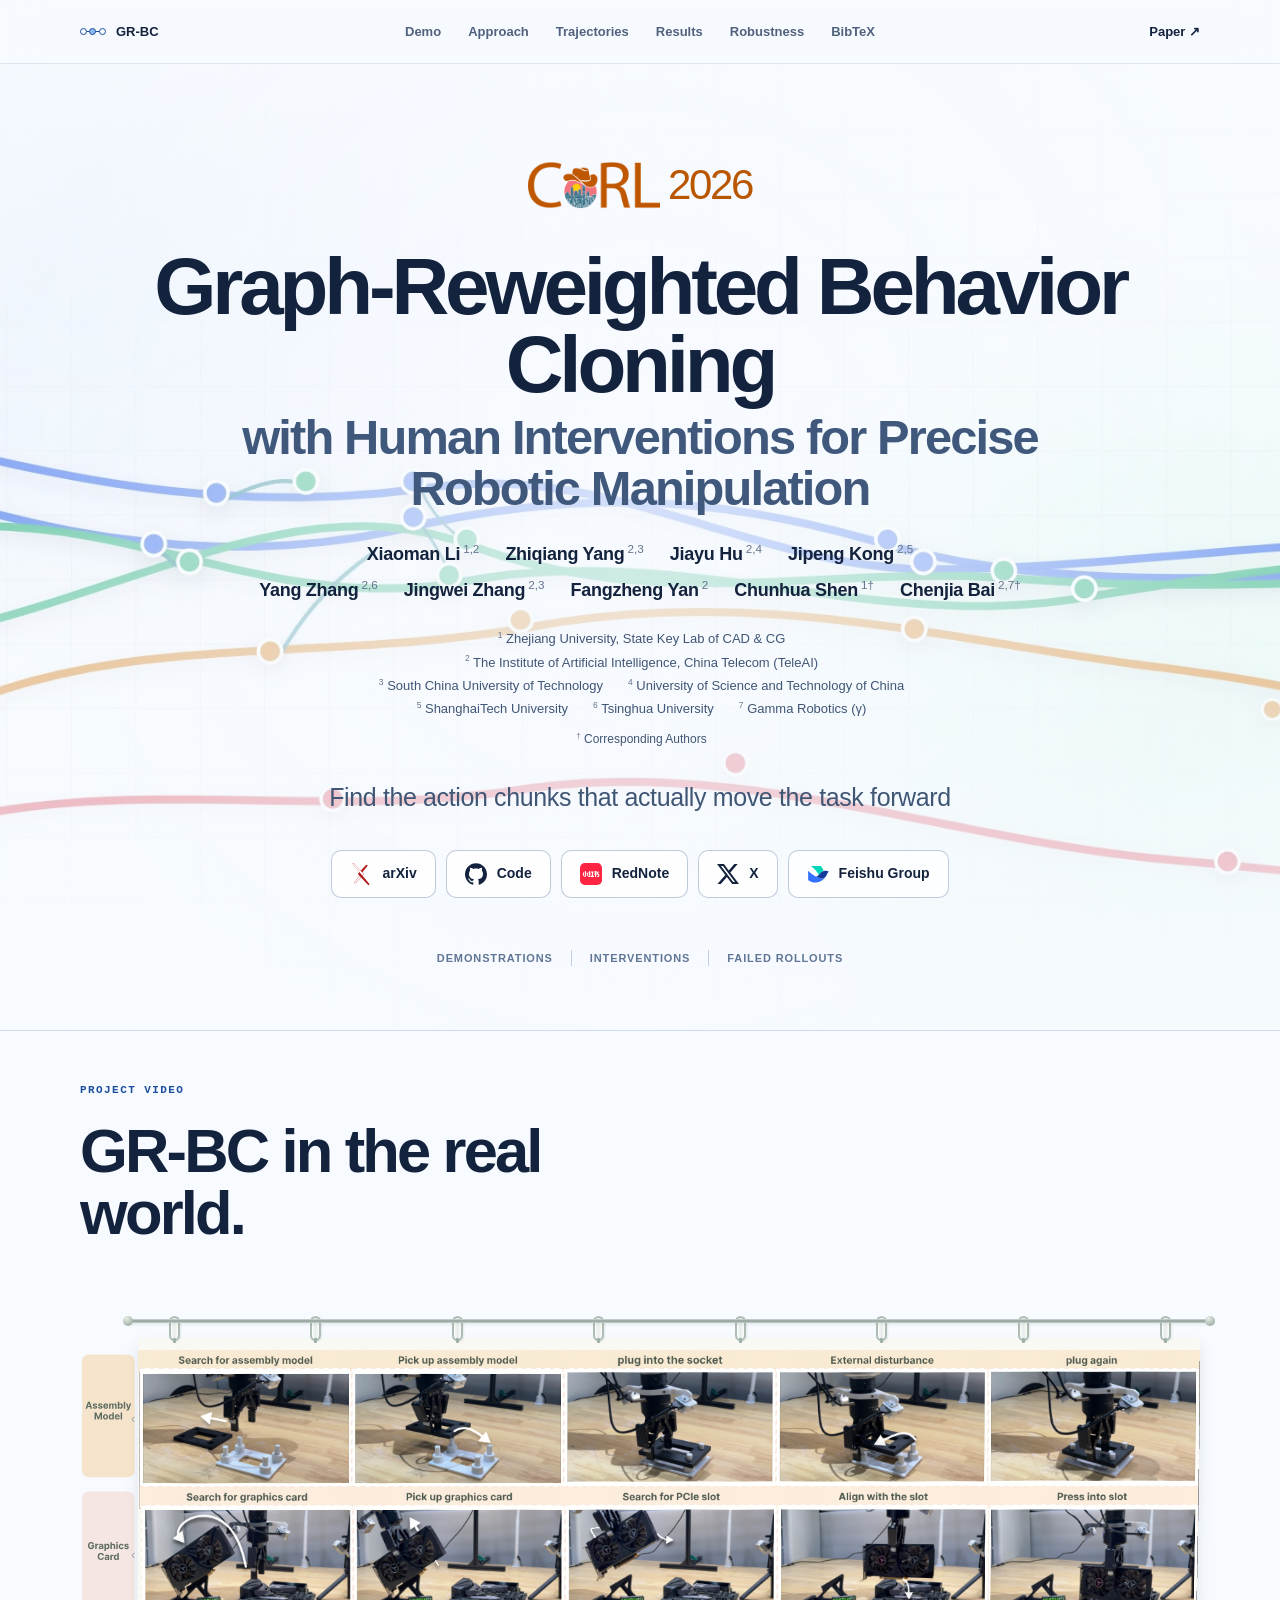
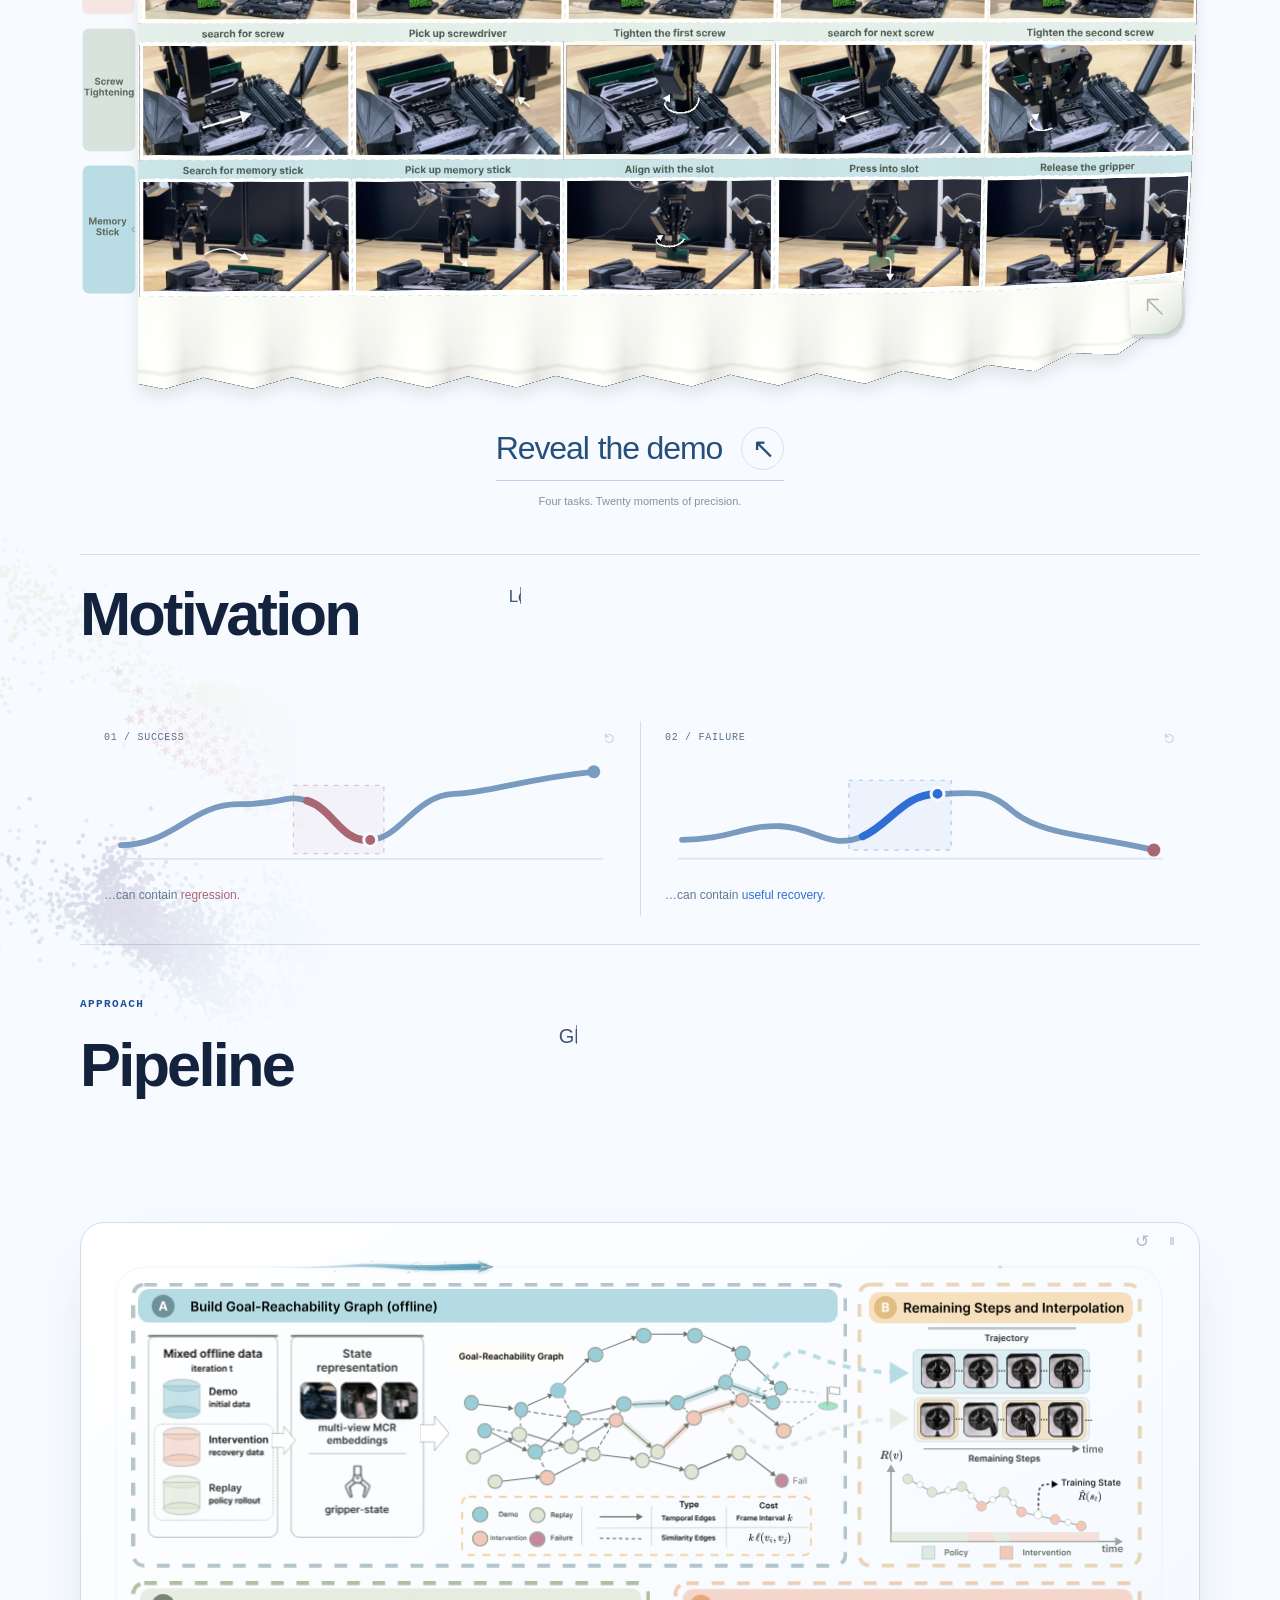
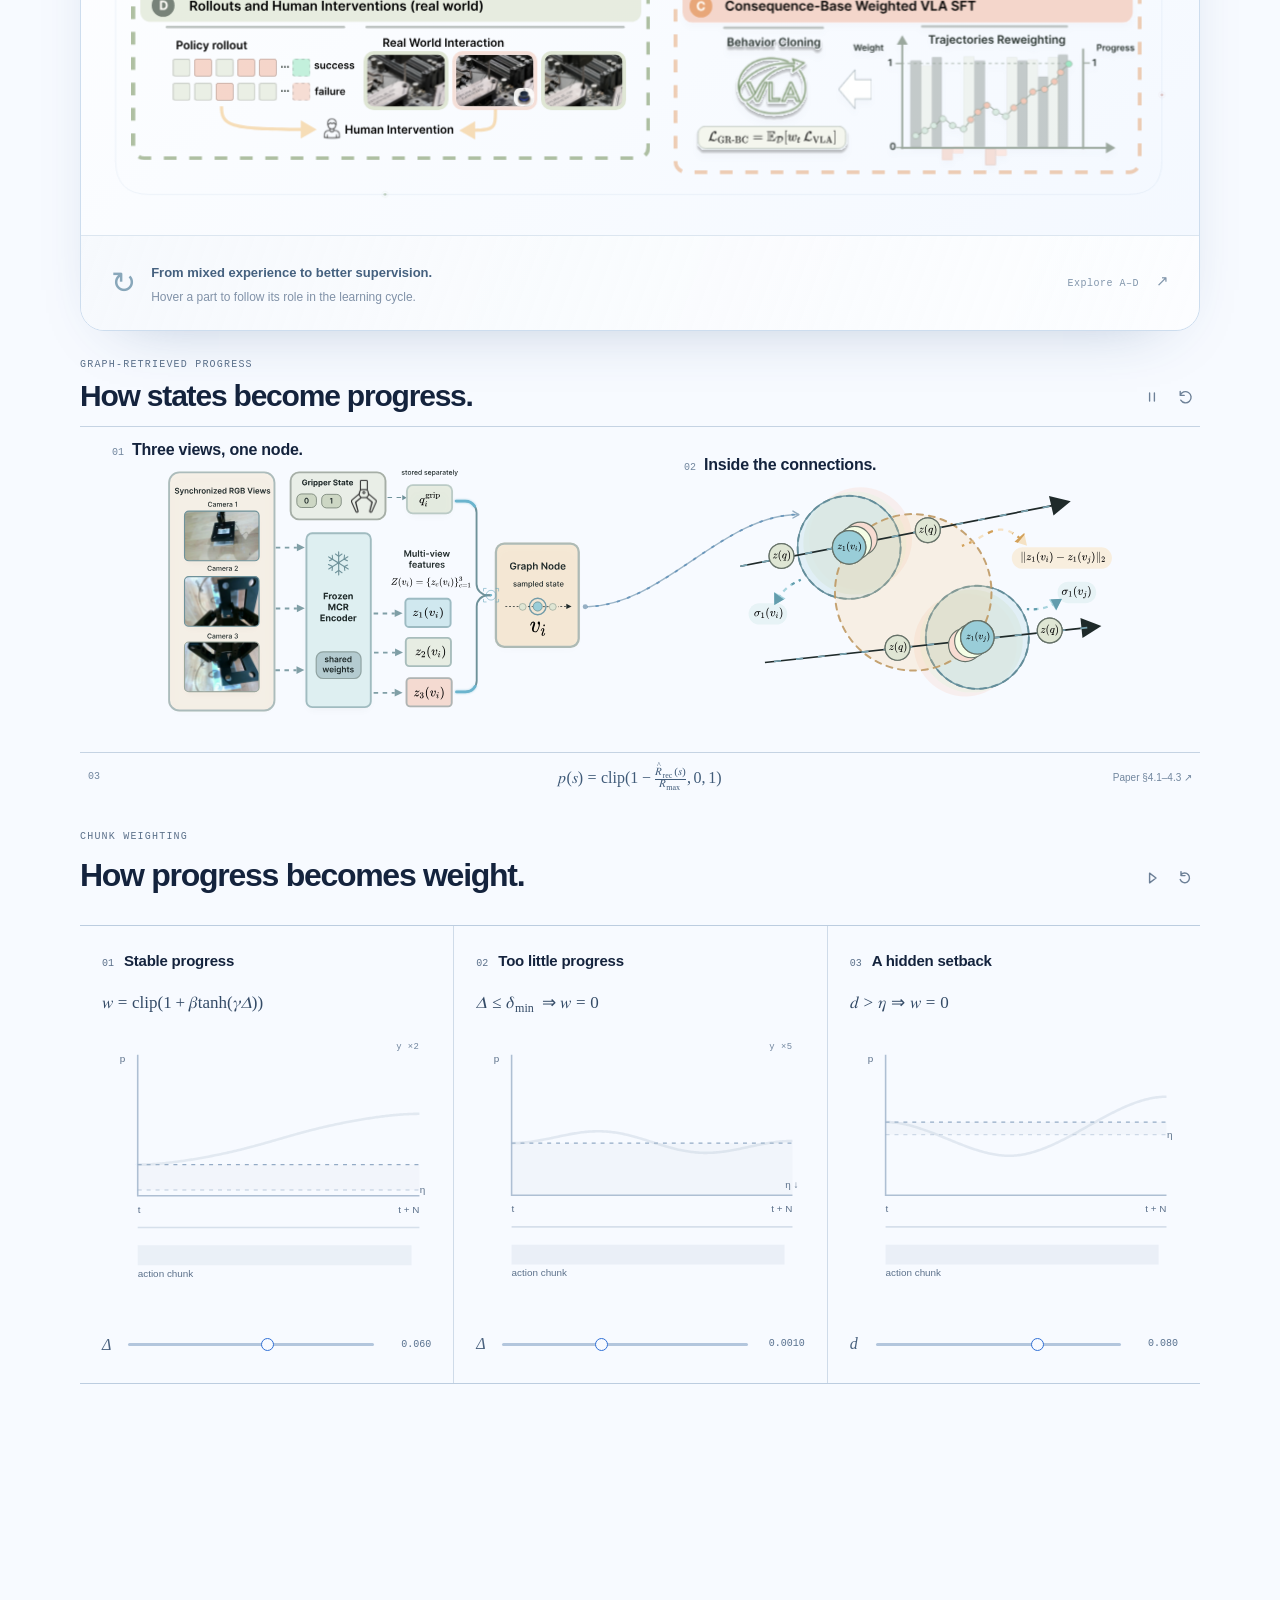
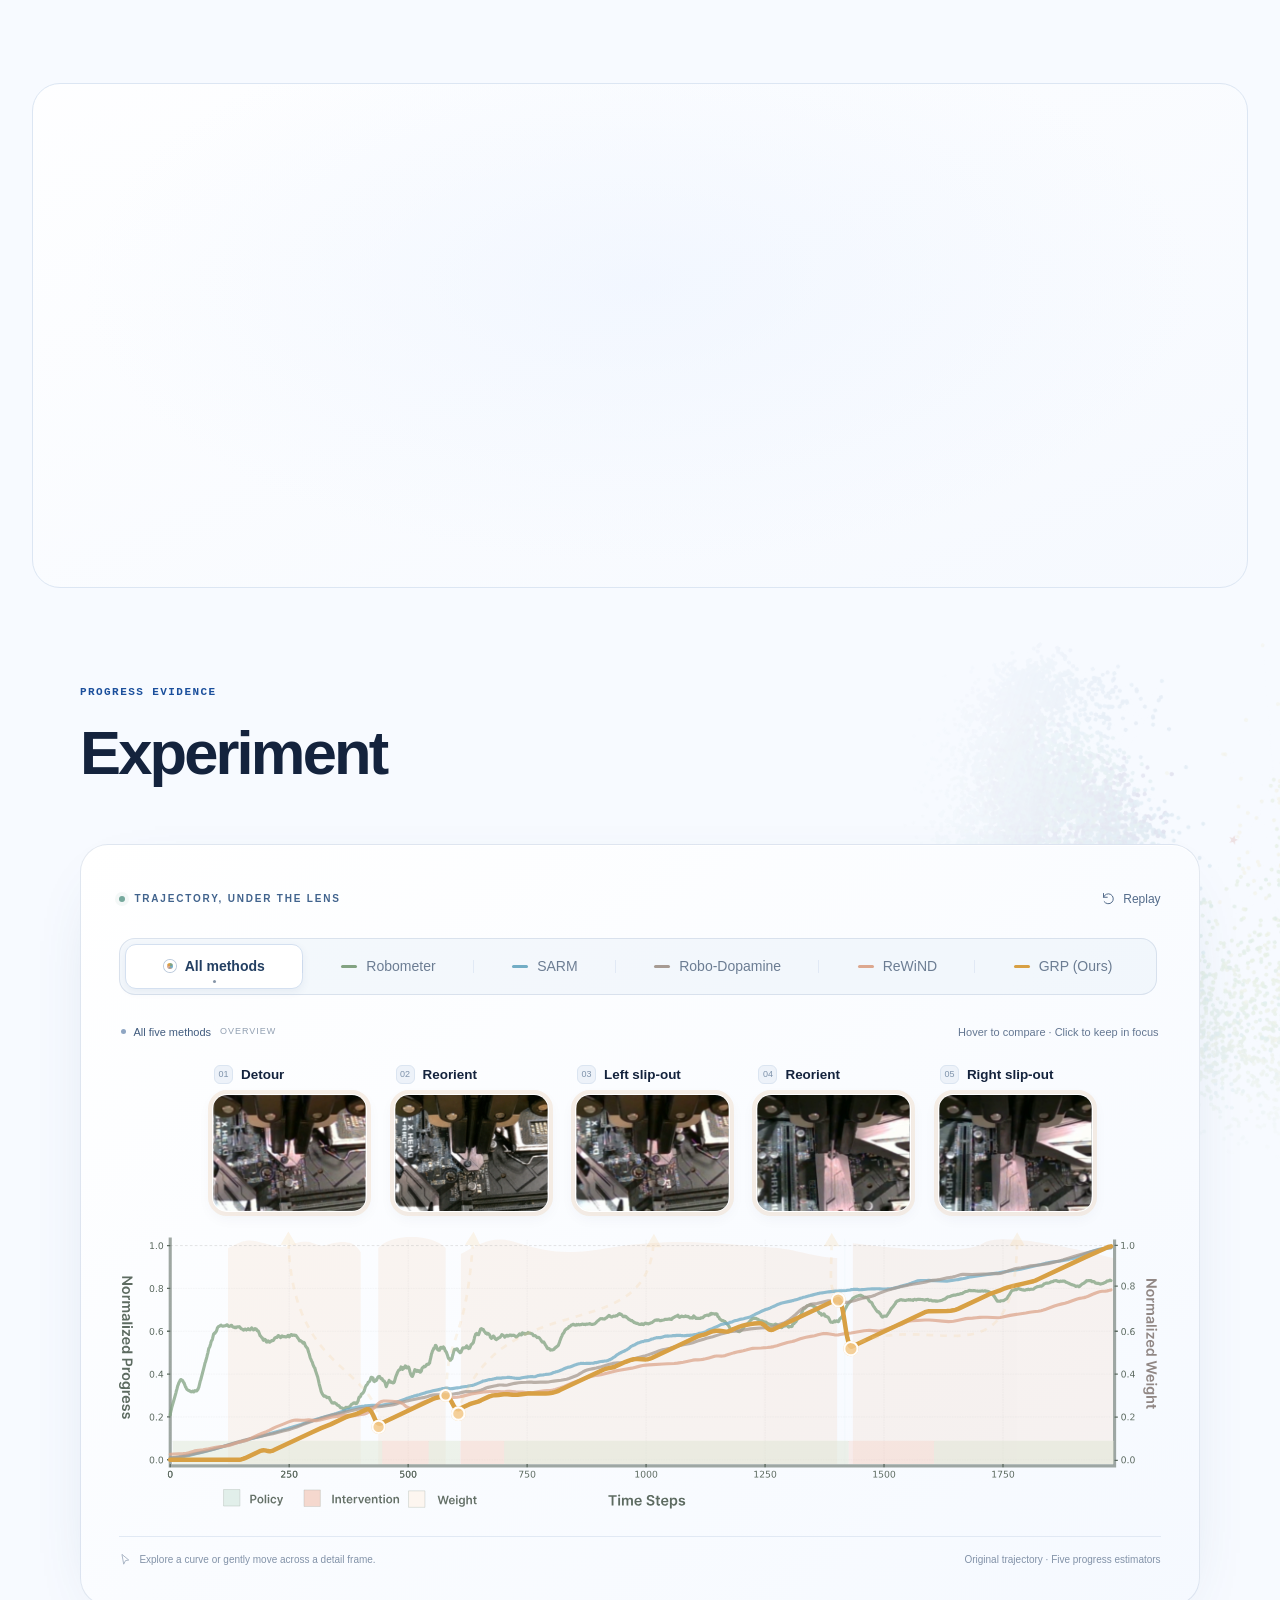
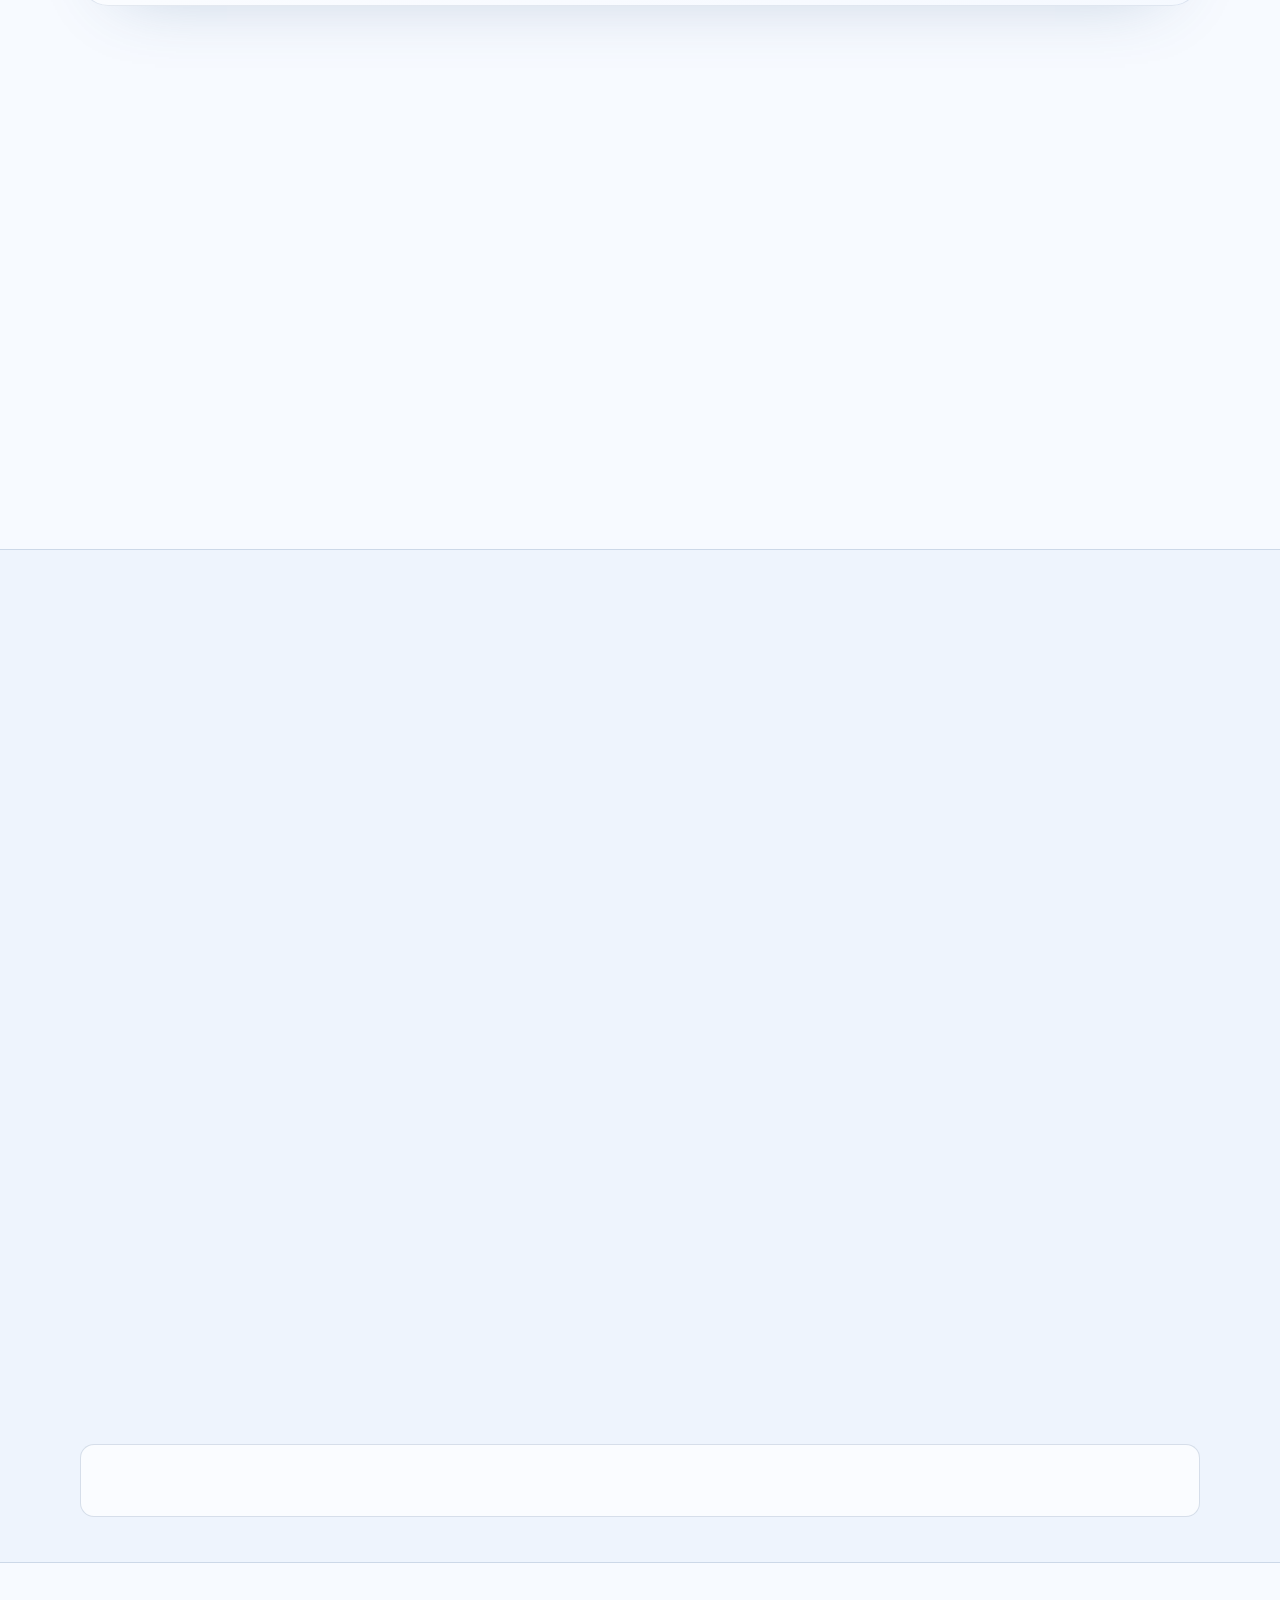
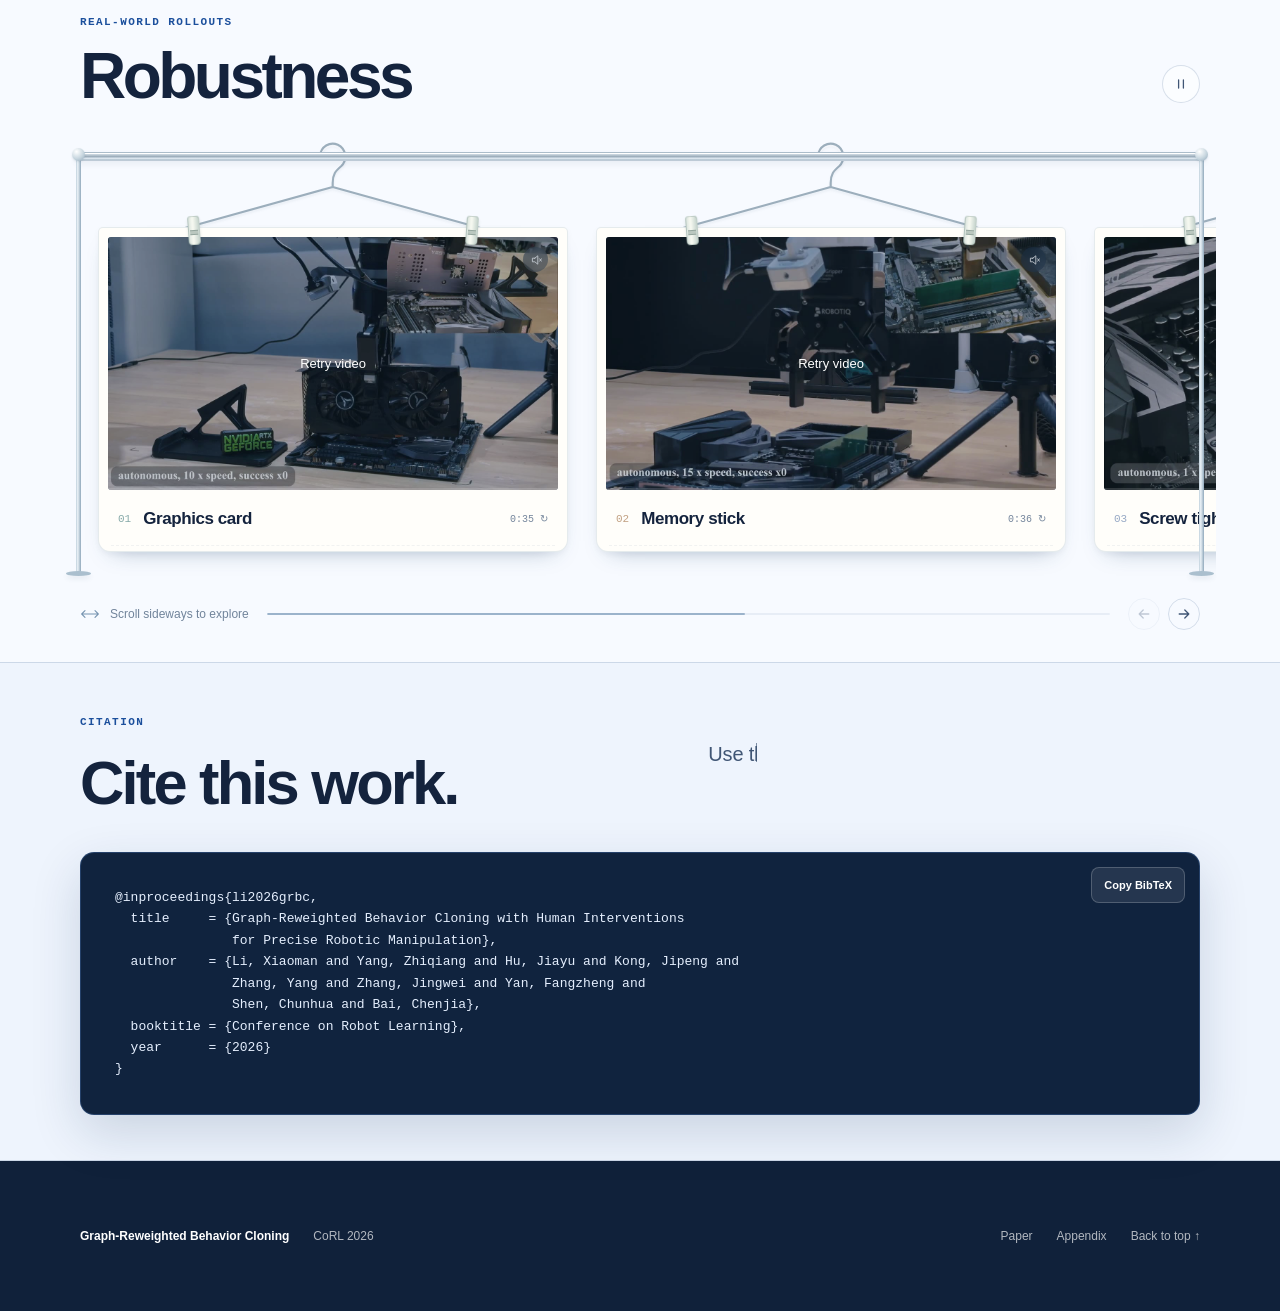
<file: index.html>
<!doctype html>
<html lang="en">
  <head>
    <meta charset="utf-8" />
    <meta name="viewport" content="width=device-width, initial-scale=1" />
    <meta name="theme-color" content="#f6f9fe" />
    <link rel="icon" href="favicon.ico?v=b8cf2e4677f5" sizes="16x16 32x32 48x48 64x64" />
    <link rel="icon" href="favicon.svg?v=53a44087478c" type="image/svg+xml" sizes="any" />
    <title>GR-BC — Graph-Reweighted Behavior Cloning</title>
    <meta
      name="description"
      content="GR-BC uses graph-retrieved progress to reweight mixed-quality robot data for precise VLA post-training."
    />
    <meta property="og:title" content="GR-BC — Graph-Reweighted Behavior Cloning" />
    <meta
      property="og:description"
      content="Learning task-advancing action chunks from demonstrations, failures, and human interventions."
    />
    <meta property="og:type" content="website" />
    <meta property="og:image" content="/og.jpg" />
    <meta name="twitter:card" content="summary_large_image" />
    <meta name="twitter:title" content="GR-BC — Graph-Reweighted Behavior Cloning" />
    <meta
      name="twitter:description"
      content="Learning task-advancing action chunks from demonstrations, failures, and human interventions."
    />
    <meta name="twitter:image" content="/og.jpg" />
    <link rel="stylesheet" href="style.css?v=3328cf4a4f75" />
    <link rel="stylesheet" href="assets/task-curtain/curtain.css?v=55a9a2ae7c3b" />
    <link rel="stylesheet" href="assets/framework/framework.css?v=89ea7ca8eef2" />
    <link rel="stylesheet" href="assets/framework/homepage.css?v=e3c7ac603da9" />
    <link rel="stylesheet" href="assets/weight-lab/lab.css?v=49ac42474954" />
    <link rel="stylesheet" href="assets/progress-comparison/comparison.css?v=c5fcda11f31a" />
    <link rel="stylesheet" href="assets/robustness/rack.css?v=48f6f582f883" />
    <link rel="stylesheet" href="assets/state-progress/state.css?v=c1970537122f" />
    <link rel="stylesheet" href="assets/estimator-table.css?v=38c33bee26b6" />
    <link rel="stylesheet" href="assets/page-motion.css?v=6c8700be3a2d" />
    <link rel="stylesheet" href="assets/graph-accents/accents.css?v=cdd9e8871e73" />
    <script src="assets/page-motion.js?v=6e96035ed19c" defer></script>
    <script src="assets/graph-accents/accents.js?v=8445da6bb546" defer></script>
  </head>
  <body>
    <a class="skip-link" href="#main-content">Skip to content</a>

    <header class="site-header" aria-label="Primary navigation">
      <a class="wordmark" href="#top" aria-label="GR-BC home">
        <span class="wordmark-mark" aria-hidden="true"><i></i><i></i><i></i></span>
        <span>GR-BC</span>
      </a>
      <nav class="desktop-nav" aria-label="Sections">
        <a href="#film">Demo</a>
        <a href="#method">Approach</a>
        <a href="#trajectories">Trajectories</a>
        <a href="#results">Results</a>
        <a href="#robustness">Robustness</a>
        <a href="#citation">BibTeX</a>
      </nav>
      <a class="header-paper" href="https://arxiv.org/pdf/2610.20504">Paper <span aria-hidden="true">↗</span></a>
    </header>

    <main id="main-content">
      <div class="graph-atmosphere" aria-hidden="true" data-graph-atmosphere data-cloud-map="assets/graph-accents/clouds.json?v=bd9987661b38">
        <div class="graph-cloud graph-cloud--motivation" data-cloud-source="morandi" data-cloud-anchor="challenge" data-cloud-offset="-55">
          <div class="graph-cloud__drift">
            <img src="assets/graph-accents/morandi-plot.svg?v=bb4d356d6f82" alt="" width="560" height="536" decoding="async" loading="lazy" />
            <canvas class="graph-cloud__flow"></canvas>
          </div>
        </div>
        <div class="graph-cloud graph-cloud--evidence" data-cloud-source="original" data-cloud-anchor="evidence" data-cloud-offset="-100">
          <div class="graph-cloud__drift">
            <img src="assets/graph-accents/original-plot.svg?v=7314069d6067" alt="" width="560" height="524" decoding="async" loading="lazy" />
            <canvas class="graph-cloud__flow"></canvas>
          </div>
        </div>
      </div>
      <section class="hero" id="top" aria-labelledby="paper-title">
        <div class="hero-background" aria-hidden="true">
          <video
            id="hero-bg-video"
            src="assets/rgsr_graph_pipeline_bg_clean.mp4"
            poster="assets/rgsr_graph_pipeline_bg_clean_poster.jpg"
            autoplay
            loop
            muted
            playsinline
          ></video>
          <div class="hero-scrim"></div>
        </div>

        <div class="hero-copy">
          <a class="conference-badge" href="https://2026.corl.org/" target="_blank" rel="noopener noreferrer" aria-label="Accepted at CoRL 2026 — official conference website">
            <img src="assets/corl-2026-logo.png" alt="CoRL" width="132" height="66" />
            <span class="conference-year">2026</span>
          </a>
          <h1 id="paper-title">
            Graph-Reweighted Behavior Cloning
            <span>with Human Interventions for Precise Robotic Manipulation</span>
          </h1>
          <div class="author-block">
            <div class="authors" aria-label="Authors">
              <div class="author-row">
                <span><strong>Xiaoman Li</strong><sup>1,2</sup></span>
                <span><strong>Zhiqiang Yang</strong><sup>2,3</sup></span>
                <span><strong>Jiayu Hu</strong><sup>2,4</sup></span>
                <span><strong>Jipeng Kong</strong><sup>2,5</sup></span>
              </div>
              <div class="author-row">
                <span><strong>Yang Zhang</strong><sup>2,6</sup></span>
                <span><strong>Jingwei Zhang</strong><sup>2,3</sup></span>
                <span><strong>Fangzheng Yan</strong><sup>2</sup></span>
                <span><strong>Chunhua Shen</strong><sup>1†</sup></span>
                <span><strong>Chenjia Bai</strong><sup>2,7†</sup></span>
              </div>
            </div>
            <div class="affiliations" aria-label="Author affiliations">
              <p><span><sup>1</sup> Zhejiang University, State Key Lab of CAD &amp; CG</span></p>
              <p><span><sup>2</sup> The Institute of Artificial Intelligence, China Telecom (TeleAI)</span></p>
              <p><span><sup>3</sup> South China University of Technology</span><span><sup>4</sup> University of Science and Technology of China</span></p>
              <p><span><sup>5</sup> ShanghaiTech University</span><span><sup>6</sup> Tsinghua University</span><span><sup>7</sup> Gamma Robotics (γ)</span></p>
              <p class="corresponding-authors"><span><sup>†</sup> Corresponding Authors</span></p>
            </div>
          </div>
          <p class="hero-deck">Find the action chunks that actually move the task forward</p>
          <div class="hero-actions" aria-label="Project resources">
            <a class="button" href="https://arxiv.org/abs/2610.20504" target="_blank" rel="noopener noreferrer">
              <img class="resource-icon" src="assets/arxiv.svg" alt="" width="22" height="22" />
              <span>arXiv</span>
            </a>
            <a class="button" href="https://github.com/Gamma-Robot/GR-BC" target="_blank" rel="noopener noreferrer">
              <img class="resource-icon" src="assets/github.svg" alt="" width="22" height="22" />
              <span>Code</span>
            </a>
            <a class="button" href="https://www.xiaohongshu.com/discovery/item/6ad329350000000015008a1e?source=webshare&amp;xhsshare=pc_web&amp;xsec_token=ABO_gNIqxfR1xeke4Q0x06MJiC33EC9wsGD4-Ov-ikO_w=&amp;xsec_source=pc_share" target="_blank" rel="noopener noreferrer" aria-label="View GR-BC on RedNote (opens in a new tab)" title="RedNote">
              <img class="resource-icon" src="assets/rednote.svg?v=555cc2fa3ce2" alt="" width="22" height="22" />
              <span>RedNote</span>
            </a>
            <a class="button" href="https://x.com/shermanli8760/status/2111497190179008553?s=46" target="_blank" rel="noopener noreferrer" aria-label="View GR-BC on X (opens in a new tab)" title="X">
              <img class="resource-icon" src="assets/x.svg?v=e56bbac24b3a" alt="" width="22" height="22" />
              <span>X</span>
            </a>
            <a class="button" href="assets/grbc-community-qr.png?v=f48d6af5a518" target="_blank" rel="noopener noreferrer" aria-label="Open the Feishu Group QR code (opens in a new tab)" title="Feishu Group">
              <img class="resource-icon" src="assets/feishu.svg?v=9d8ea498775e" alt="" width="22" height="22" />
              <span>Feishu Group</span>
            </a>
          </div>

          <div class="hero-data" aria-label="Data used by GR-BC">
            <span>Demonstrations</span>
            <span>Interventions</span>
            <span>Failed rollouts</span>
          </div>
        </div>
      </section>

      <section class="film section-shell" id="film" aria-labelledby="film-title">
        <div class="section-intro compact-intro reveal">
          <div>
            <span class="kicker">Project video</span>
            <h2 id="film-title">GR-BC in the real world.</h2>
          </div>
          <p>
            A two-minute view of precise manipulation, backbone generalization, iterative training,
            and robustness evaluations. Draw back the task curtain to watch the demo,
            or reveal it to explore twenty key moments across four manipulation tasks.
          </p>
        </div>

        <div class="film-frame demo-theatre reveal" id="tasks" data-task-curtain>
          <div class="demo-stage">
            <div class="curtain-rod" aria-hidden="true"></div>
            <div class="curtain-hangers" aria-hidden="true"><span></span><span></span><span></span><span></span><span></span><span></span><span></span><span></span></div>
            <div class="demo-video">
          <video
            src="assets/grbc-demo.mp4?v=a18b18cc4aae"
            poster="assets/grbc-demo-poster.jpg?v=d6f0a692fdb1"
            controls
            playsinline
            preload="metadata"
            aria-label="GR-BC project video showing robot manipulation experiments"
          ></video>
              <button class="demo-play" type="button" aria-label="Play the project demo"><span aria-hidden="true">▶</span> Play demo</button>
            </div>
            <nav class="curtain-rail" aria-label="Explore the four task sequences">
              <div class="curtain-rail-inner">
                <button type="button" data-curtain-task="assembly" aria-expanded="false" aria-controls="task-curtain-map" aria-label="Unfold task map: Assembly model"><img src="assets/task-curtain/assembly-label.svg" width="80" height="189" alt="Assembly model" /></button>
                <button type="button" data-curtain-task="graphics" aria-expanded="false" aria-controls="task-curtain-map" aria-label="Unfold task map: Graphics card"><img src="assets/task-curtain/graphics-label.svg" width="80" height="189" alt="Graphics card" /></button>
                <button type="button" data-curtain-task="screw" aria-expanded="false" aria-controls="task-curtain-map" aria-label="Unfold task map: Screw tightening"><img src="assets/task-curtain/screw-label.svg" width="80" height="189" alt="Screw tightening" /></button>
                <button type="button" data-curtain-task="memory" aria-expanded="false" aria-controls="task-curtain-map" aria-label="Unfold task map: Memory stick"><img src="assets/task-curtain/memory-label.svg" width="80" height="189" alt="Memory stick" /></button>
              </div>
            </nav>
            <div class="curtain-sheet" id="task-curtain-map" role="region" aria-label="Four real-world task sequences" aria-hidden="true" hidden inert>
              <div class="curtain-art"></div>
            </div>
            <button class="curtain-peel" type="button" data-curtain-toggle aria-expanded="false" aria-controls="task-curtain-map" aria-label="Unfold task map" title="Unfold task map"><span aria-hidden="true">↗</span></button>
          </div>
          <div class="demo-footline">
            <button class="curtain-cta" type="button" data-curtain-toggle aria-expanded="false" aria-controls="task-curtain-map"><span class="curtain-cta-action">Reveal</span> <span class="curtain-cta-purpose">the demo</span><span class="curtain-cta-arrow" aria-hidden="true">↖</span></button>
            <span>Four tasks. Twenty moments of precision.</span>
          </div>
          <details class="task-curtain-fallback"><summary>Explore the four task sequences</summary><img src="assets/paper-figures/fig2-tasks.jpg" alt="Assembly model, graphics card insertion, screw tightening, and memory stick insertion task sequences" width="1120" height="547" loading="lazy" /></details>
        </div>
      </section>

      <section class="challenge section-shell" id="challenge" aria-labelledby="challenge-title">
        <div class="section-intro motivation-intro reveal">
          <div><h2 id="challenge-title">Motivation</h2></div>
          <p>
            Long-horizon manipulation data is rarely clean. Even successful demonstrations can contain
            hesitations, overshoots, failed attempts, and imperfect recoveries. Intervention-assisted
            rollouts mix autonomous mistakes with delayed expert corrections, while failed episodes can
            still contain short segments that reconnect the system to a viable path.
          </p>
        </div>
        <div class="motivation-examples" aria-label="Illustrative trajectories; click either example to replay">
          <button class="motivation-case" type="button" data-motivation-case="success" aria-label="Replay: a successful trajectory can contain regression" title="Click to replay">
            <span class="motivation-case-top"><span>01 / Success</span><svg class="motivation-replay" viewBox="0 0 16 16" aria-hidden="true"><path d="M3 6a5 5 0 1 1 0 4M3 2.5V6h3.5" /></svg></span>
            <svg class="motivation-chart" viewBox="0 0 300 72" aria-hidden="true">
              <path class="motivation-guide" d="M8 62H292" />
              <path class="motivation-track" d="M10 54C40 54 51 30 79 30S105 24 119 28C135 33 138 52 156 51S182 25 205 24S246 15 287 11" />
              <path class="motivation-trace" data-motivation-draw pathLength="1" d="M10 54C40 54 51 30 79 30S105 24 119 28C135 33 138 52 156 51S182 25 205 24S246 15 287 11" />
              <g class="motivation-chunk" data-motivation-chunk>
                <path class="motivation-selection" d="M111 19h53v40h-53z" />
                <path class="motivation-highlight" pathLength="1" d="M119 28C135 33 138 52 156 51" />
                <circle class="motivation-point" cx="156" cy="51" r="3.8" />
              </g>
              <circle class="motivation-end" data-motivation-end cx="287" cy="11" r="3.8" />
            </svg>
            <span class="motivation-caption">…can contain <strong>regression.</strong></span>
          </button>
          <button class="motivation-case" type="button" data-motivation-case="failure" aria-label="Replay: a failed trajectory can contain useful recovery" title="Click to replay">
            <span class="motivation-case-top"><span>02 / Failure</span><svg class="motivation-replay" viewBox="0 0 16 16" aria-hidden="true"><path d="M3 6a5 5 0 1 1 0 4M3 2.5V6h3.5" /></svg></span>
            <svg class="motivation-chart" viewBox="0 0 300 72" aria-hidden="true">
              <path class="motivation-guide" d="M8 62H292" />
              <path class="motivation-track" d="M10 51C37 51 47 42 68 43S96 57 116 49C132 42 140 24 160 24S188 20 204 34S248 48 287 57" />
              <path class="motivation-trace" data-motivation-draw pathLength="1" d="M10 51C37 51 47 42 68 43S96 57 116 49C132 42 140 24 160 24S188 20 204 34S248 48 287 57" />
              <g class="motivation-chunk" data-motivation-chunk>
                <path class="motivation-selection" d="M108 16h60v41h-60z" />
                <path class="motivation-highlight" pathLength="1" d="M116 49C132 42 140 24 160 24" />
                <circle class="motivation-point" cx="160" cy="24" r="3.8" />
              </g>
              <circle class="motivation-end" data-motivation-end cx="287" cy="57" r="3.8" />
            </svg>
            <span class="motivation-caption">…can contain <strong>useful recovery.</strong></span>
          </button>
        </div>
      </section>

      <section class="method section-shell" id="method" aria-labelledby="method-title">
        <div class="section-intro reveal">
          <div>
            <span class="kicker">Approach</span>
            <h2 id="method-title">Pipeline</h2>
          </div>
          <p>
            GR-BC keeps the VLA architecture and supervised objective unchanged. Reverse search on a
            task-conditioned goal-reachability graph estimates remaining steps to success and reweights
            observed action chunks by their progress. New rollouts refresh the graph and weights for the
            next offline round.
          </p>
        </div>

        <figure class="pipeline-figure" id="learning-cycle" aria-label="Interactive GR-BC learning cycle">
          <div class="pipeline-tools pipeline-interactive">
            <button type="button" data-pipeline-replay aria-label="Replay framework introduction" title="Replay introduction">↺</button>
            <button type="button" data-pipeline-motion aria-label="Pause motion" aria-pressed="false" title="Pause motion">Ⅱ</button>
          </div>
          <div class="pipeline-viewport" tabindex="0" role="region" aria-label="Learning cycle diagram; scroll horizontally on small screens">
            <div class="pipeline-host" data-pipeline-host>
              <img class="pipeline-fallback" src="assets/paper-figures/fig1-framework.jpg" width="1120" height="543" loading="lazy"
                alt="GR-BC framework: recoverability graph, remaining-step search, weighted VLA training, and new rollouts" />
            </div>
          </div>
          <figcaption class="pipeline-insight" data-pipeline-insight aria-label="Learning cycle explanation">
            <div class="pipeline-insight-panel is-active" data-insight="overview" aria-hidden="false">
              <div class="pipeline-insight-overview"><span class="pipeline-insight-orbit" aria-hidden="true">↻</span><div><strong>From mixed experience to better supervision.</strong><p>Hover a part to follow its role in the learning cycle.</p></div><span class="pipeline-insight-hint" aria-hidden="true">Explore A–D <span>↗</span></span></div>
            </div>
            <div class="pipeline-insight-panel" data-insight="A" id="pipeline-guide-A" aria-hidden="true">
              <div class="pipeline-insight-heading"><span class="pipeline-insight-index">A</span><div><span class="pipeline-insight-eyebrow">Connect compatible experience</span><h3>Build a conservative path to success.</h3></div><a class="pipeline-insight-source" href="https://arxiv.org/pdf/2610.20504#page=4" target="_blank" rel="noopener">§4.1 ↗</a></div>
              <p>Demonstrations, policy rollouts, and human recoveries share one task-conditioned graph. Frozen MCR features encode three camera views. Temporal edges preserve executed transitions; cross-trajectory bridges require mutual neighbors in every view, matching gripper states, and locally normalized distances.</p>
              <div class="pipeline-insight-result"><span>Pass forward</span> A goal-reachability graph that can reconnect failed trajectories to successful paths.</div>
            </div>
            <div class="pipeline-insight-panel" data-insight="B" id="pipeline-guide-B" aria-hidden="true">
              <div class="pipeline-insight-heading"><span class="pipeline-insight-index">B</span><div><span class="pipeline-insight-eyebrow">Retrieve remaining steps</span><h3>Search backward. Make progress dense.</h3></div><a class="pipeline-insight-source" href="https://arxiv.org/pdf/2610.20504#page=5" target="_blank" rel="noopener">§4.2 ↗</a></div>
              <p>Successful endpoints connect to a shared goal sink. Reverse Dijkstra search retrieves the minimum task-completion cost supported by the graph; failed endpoints must reconnect through valid bridges. Linear interpolation extends sparse estimates to every frame. States without a goal path receive zero training weight.</p>
              <div class="pipeline-insight-result"><span>Pass forward</span> Dense remaining-step estimates for evaluating each observed action chunk.</div>
            </div>
            <div class="pipeline-insight-panel" data-insight="C" id="pipeline-guide-C" aria-hidden="true">
              <div class="pipeline-insight-heading"><span class="pipeline-insight-index">C</span><div><span class="pipeline-insight-eyebrow">Learn from the consequence</span><h3>Imitate chunks that make stable progress.</h3></div><a class="pipeline-insight-source" href="https://arxiv.org/pdf/2610.20504#page=6" target="_blank" rel="noopener">§4.3 ↗</a></div>
              <p>Normalize remaining steps into progress, then evaluate both the net gain across an executed chunk and its deepest temporary regression. Chunks that pass both thresholds receive bounded positive weights; the rest receive zero. These weights scale the original supervised VLA loss, while all states remain available for graph connectivity.</p>
              <div class="pipeline-insight-result"><span>Pass forward</span> A post-trained VLA policy, using the original architecture and observed action targets.</div>
            </div>
            <div class="pipeline-insight-panel" data-insight="D" id="pipeline-guide-D" aria-hidden="true">
              <div class="pipeline-insight-heading"><span class="pipeline-insight-index">D</span><div><span class="pipeline-insight-eyebrow">Collect, reconnect, repeat</span><h3>Turn the next rollout into new evidence.</h3></div><a class="pipeline-insight-source" href="https://arxiv.org/pdf/2610.20504#page=6" target="_blank" rel="noopener">§4.3 ↗</a></div>
              <p>Run the updated policy in the real world and collect successful and failed rollouts, including human interventions and recoveries. Add these trajectories to the accumulated data pool, extend the graph, and rerun reverse search to refresh training weights for the next offline round.</p>
              <div class="pipeline-insight-result"><span>Back to A</span> New experience updates the graph and supervision for the next training round.</div>
            </div>
          </figcaption>
        </figure>
        <section class="state-progress" id="state-progress" data-state-progress aria-labelledby="state-progress-title">
          <div class="sp-heading">
            <div><span class="sp-eyebrow">Graph-retrieved progress</span><h3 id="state-progress-title">How states become progress.</h3></div>
            <div class="sp-tools">
              <button class="sp-toggle" type="button" data-sp-toggle aria-label="Pause state-to-progress motion" aria-pressed="false" title="Pause motion">
                <svg viewBox="0 0 20 20" data-sp-pause-icon aria-hidden="true"><path d="M7 5v10M13 5v10"/></svg>
                <svg viewBox="0 0 20 20" data-sp-play-icon aria-hidden="true"><path d="m7 4 9 6-9 6Z"/></svg>
              </button>
              <button type="button" data-sp-replay aria-label="Replay state-to-progress motion" title="Replay motion"><svg viewBox="0 0 20 20" aria-hidden="true"><path d="M4 8a7 7 0 1 1 .7 6M4 3v5h5"/></svg></button>
            </div>
          </div>
          <div class="sp-grid" data-sp-stage>
            <figure class="sp-case sp-case-encoding">
              <div class="sp-case-heading"><span class="sp-number">01</span><h4>Three views, one node.</h4></div>
              <div class="sp-art" data-sp-figure data-svg="assets/state-progress/frame-26.svg?v=11723a4467b3">
                <img src="assets/state-progress/frame-26.svg?v=11723a4467b3" width="420" height="251" loading="lazy" alt="Three camera views and a separate gripper state become a graph node, shown as a simple three-node trajectory." />
              </div>
              <figcaption>Frozen features · gripper state kept separate.</figcaption>
            </figure>
            <figure class="sp-case sp-case-detail">
              <div class="sp-case-heading"><span class="sp-number">02</span><h4>Inside the connections.</h4></div>
              <div class="sp-art" data-sp-figure data-svg="assets/state-progress/frame-23.svg?v=d378df0185d3">
                <img src="assets/state-progress/frame-23.svg?v=d378df0185d3" width="372" height="222" loading="lazy" alt="Aligned multi-view neighborhoods and locally normalized cross-trajectory connections." />
              </div>
              <figcaption>Local agreement · matching gripper states.</figcaption>
            </figure>
            <svg class="sp-link" data-sp-link aria-hidden="true">
              <defs><marker id="sp-detail-arrow" markerWidth="9" markerHeight="9" refX="7" refY="4.5" orient="auto" markerUnits="userSpaceOnUse"><path d="m1 1 6 3.5L1 8"/></marker></defs>
              <path class="sp-link-hit" data-sp-link-hit/>
              <path class="sp-link-line" data-sp-link-line marker-end="url(#sp-detail-arrow)"/>
              <path class="sp-link-flow" data-sp-link-flow/>
              <circle class="sp-link-source" data-sp-link-source r="2.5"/>
              <path data-sp-packet-route fill="none" stroke="none"/>
              <g class="sp-link-packet" data-sp-packet><circle r="9"/><circle r="3.4"/></g>
            </svg>
          </div>
          <div class="sp-retrieval">
            <div class="sp-retrieval-copy"><span class="sp-number">03</span><p>Reverse search → remaining cost → progress.</p></div>
            <div class="sp-formula"><math aria-label="Progress equals one minus interpolated remaining cost divided by R max, clipped between zero and one"><mrow><mrow class="sp-equation-output"><mi>p</mi><mo stretchy="false">(</mo><mi>s</mi><mo stretchy="false">)</mo></mrow><mo>=</mo><mi mathvariant="normal">clip</mi><mo stretchy="false">(</mo><mn>1</mn><mo>−</mo><mfrac class="sp-equation-cost"><mrow><msub><mover><mi>R</mi><mo>^</mo></mover><mtext>rec</mtext></msub><mo stretchy="false">(</mo><mi>s</mi><mo stretchy="false">)</mo></mrow><msub><mi>R</mi><mtext>max</mtext></msub></mfrac><mo>,</mo><mn>0</mn><mo>,</mo><mn>1</mn><mo stretchy="false">)</mo></mrow></math></div>
            <a class="sp-paper" href="https://arxiv.org/pdf/2610.20504#page=4" target="_blank" rel="noopener">Paper §4.1–4.3 ↗</a>
          </div>
        </section>
        <div class="weight-lab" id="chunk-weighting" data-weight-lab data-composition-id="weight-lab" data-start="0" data-duration="4.2" data-width="1120" data-height="620" aria-label="Interactive action-chunk weighting">
          <div class="wl-fallback"><span>Stable progress → bounded positive weight</span><span>Insufficient net progress → zero weight</span><span>Excess regression → zero weight</span></div>
        </div>
      </section>

      <section class="trajectory-section" id="trajectories" aria-labelledby="trajectory-title">
        <div class="trajectory-intro">
          <div><span class="kicker">INTERACTIVE TRAJECTORIES</span><h2 id="trajectory-title">Progress, under<br /><em>the microscope.</em></h2></div>
          <p>A successful trajectory is rarely a straight line. Open the collection, follow four real-world rollouts from three synchronized cameras, and unfold the details of every setback.</p>
        </div>
        <nav class="trajectory-index" aria-label="Choose a trajectory">
          <a href="#trajectory-screw_ep092"><span>01</span>Screw tightening</a>
          <a href="#trajectory-gpu_ep044"><span>02</span>Graphics card</a>
          <a href="#trajectory-block_ep075"><span>03</span>Block assembly</a>
          <a href="#trajectory-ram_ep006"><span>04</span>Memory stick</a>
        </nav>
        <div id="trajectory-modules"><p class="trajectory-loading">Loading the trajectory observatory…</p></div>
        <noscript><p>Please enable JavaScript to explore the synchronized camera views and progress traces.</p></noscript>
        <p class="trajectory-method-note"><strong>Reading the signal.</strong> Graph progress is a graph-derived estimate, not human-annotated ground truth. The default curve uses a centered 15-frame moving average; select Raw trace to inspect the original values. Dip values follow the selected curve. Transition weights use their own 0–1.5 scale. Pale orange marks recorded human-intervention frames; the rose-tinted dip windows follow the supplied event annotations. Episode annotations describe the motion, alignment corrections, and human–policy control handoffs associated with each dip.</p>
      </section>

      <section class="evidence section-shell" id="evidence" aria-labelledby="evidence-title">
        <div class="section-intro reveal">
          <div>
            <span class="kicker">Progress evidence</span>
            <h2 id="evidence-title">Experiment</h2>
          </div>
          <p>
            GRP follows task completion while dropping at detours, reorientation, and slip-outs — the local
            failures that a monotonic trajectory score can miss.
          </p>
        </div>

        <div class="homepage-module" data-homepage-module="comparison">
          <div data-module-host></div>
          <figure class="paper-figure homepage-module-fallback">
            <button class="figure-zoom" type="button" data-figure="assets/paper-figures/fig5-progress.jpg"
              data-alt="Progress estimation and transition weights over time" aria-label="Open the static progress comparison">
              <img src="assets/paper-figures/fig5-progress.jpg" width="1120" height="504" loading="lazy"
                alt="GRP progress curve compared with RoboMeter, SARM, Robo-Dopamine, and ReWiND" />
              <span class="zoom-hint">Open figure</span>
            </button>
            <figcaption>Five progress estimators, with GRP highlighting local regressions.</figcaption>
          </figure>
        </div>

        <section class="estimator-comparison" id="estimator-comparison" data-estimator-table aria-labelledby="estimator-table-title">
          <div class="ec-heading">
            <h3 id="estimator-table-title">Progress estimator comparison</h3>
            <button class="ec-replay" type="button" aria-label="Replay comparison table animation" title="Replay animation" hidden>
              <svg viewBox="0 0 24 24" aria-hidden="true"><path d="M4 10a8 8 0 1 1 1.8 7.1M4 4v6h6" /></svg>
            </button>
          </div>
          <div class="ec-scroll" tabindex="0" role="region" aria-label="Progress estimator results; scroll horizontally on small screens">
            <table class="ec-table" aria-labelledby="estimator-table-title">
              <thead>
                <tr>
                  <th scope="col">Method</th>
                  <th scope="col"><span class="ec-symbol">Δ<sub>SF</sub></span> <span class="ec-up">↑</span><small>Success–failure gap</small></th>
                  <th scope="col"><span class="ec-symbol">ρ<sub>dev</sub></span> <span class="ec-up">↑</span><small>Deviation detection</small></th>
                  <th scope="col">Class. SE <span class="ec-up">↑</span><small>Successful episodes</small></th>
                  <th scope="col">Class. FE <span class="ec-up">↑</span><small>Failed episodes</small></th>
                  <th scope="col">Failure data</th>
                  <th scope="col">Progress labels</th>
                </tr>
              </thead>
              <tbody>
                <tr>
                  <th scope="row">ReWiND</th>
                  <td data-score="0.003"><span class="ec-value">0.003</span></td>
                  <td data-score="0"><span class="ec-value">0</span></td>
                  <td data-score="1"><span class="ec-value">30<span class="ec-total">/30</span></span></td>
                  <td data-score="0.0333333333"><span class="ec-value">1<span class="ec-total">/30</span></span></td>
                  <td class="ec-feature"><span aria-label="Not used">—</span></td>
                  <td class="ec-feature"><span aria-label="Not required">—</span></td>
                </tr>
                <tr>
                  <th scope="row">SARM</th>
                  <td data-score="0.24"><span class="ec-value">0.24</span></td>
                  <td data-score="0.48"><span class="ec-value">0.48</span></td>
                  <td data-score="0.8666666667"><span class="ec-value">26<span class="ec-total">/30</span></span></td>
                  <td data-score="0.4666666667"><span class="ec-value">14<span class="ec-total">/30</span></span></td>
                  <td class="ec-feature"><span aria-label="Not used">—</span></td>
                  <td class="ec-feature"><span class="ec-check" aria-label="Required">✓</span></td>
                </tr>
                <tr>
                  <th scope="row">Robo-Dopamine</th>
                  <td data-score="0.29"><span class="ec-value">0.29</span></td>
                  <td data-score="0.59"><span class="ec-value">0.59</span></td>
                  <td data-score="0.9666666667"><span class="ec-value">29<span class="ec-total">/30</span></span></td>
                  <td data-score="0.2666666667"><span class="ec-value">8<span class="ec-total">/30</span></span></td>
                  <td class="ec-feature"><span aria-label="Not used">—</span></td>
                  <td class="ec-feature"><span class="ec-check" aria-label="Required">✓</span></td>
                </tr>
                <tr>
                  <th scope="row">RoboMeter</th>
                  <td data-score="0.159"><span class="ec-value">0.159</span></td>
                  <td data-score="0.69"><span class="ec-value">0.69</span></td>
                  <td data-score="1"><span class="ec-value">30<span class="ec-total">/30</span></span></td>
                  <td data-score="0.2"><span class="ec-value">6<span class="ec-total">/30</span></span></td>
                  <td class="ec-feature"><span class="ec-check" aria-label="Used">✓</span></td>
                  <td class="ec-feature"><span class="ec-check" aria-label="Required">✓</span></td>
                </tr>
                <tr class="ec-ours">
                  <th scope="row">GRP <span class="ec-ours-label">(ours)</span></th>
                  <td data-score="0.97"><span class="ec-value">0.97</span></td>
                  <td data-score="0.92"><span class="ec-value">0.92</span></td>
                  <td data-score="1"><span class="ec-value">30<span class="ec-total">/30</span></span></td>
                  <td data-score="1"><span class="ec-value">30<span class="ec-total">/30</span></span></td>
                  <td class="ec-feature"><span class="ec-check" aria-label="Used">✓</span></td>
                  <td class="ec-feature"><span aria-label="Not required">—</span></td>
                </tr>
              </tbody>
            </table>
          </div>
        </section>
      </section>

      <section class="results section-band" id="results" aria-labelledby="results-title">
        <div class="section-shell">
          <div class="results-heading reveal">
            <div>
              <span class="kicker">Policy improvement</span>
              <h2 id="results-title"><span>91%</span> average final success.</h2>
            </div>
            <p>
              In the iterative X-VLA evaluation, GR-BC reaches the highest final success rate on all four
              tasks and improves more consistently than DAgger, AWR, and reward-aware BC.
            </p>
          </div>

          <div class="homepage-module homepage-experiments" data-homepage-module="experiments">
            <div data-module-host></div>
            <figure class="paper-figure homepage-module-fallback">
              <button class="figure-zoom" type="button" data-figure="assets/paper-figures/fig6-results.png"
                data-alt="Policy success across tasks and offline post-training rounds" aria-label="Open the static policy results">
                <img src="assets/paper-figures/fig6-results.png" width="1120" height="397" loading="lazy"
                  alt="Success rates for DAgger, AWR, RA-BC, and GR-BC on four tasks" />
                <span class="zoom-hint">Open figure</span>
              </button>
              <figcaption>Policy improvement across offline post-training rounds with X-VLA.</figcaption>
            </figure>
          </div>

          <details class="ablation reveal">
            <summary>
              <span>Graph ablation</span>
              <strong>Why the conservative graph matters</strong>
            </summary>
            <div class="ablation-grid">
              <div><strong>98.3%</strong><span>failed-rollout node reachability</span></div>
              <div><strong>25.0%</strong><span>zero-weight chunk ratio</span></div>
              <div><strong>0.42</strong><span>pre-intervention / normal weight</span></div>
              <div><strong>0.0%</strong><span>gripper-mismatched edges</span></div>
            </div>
            <p>
              Cross-trajectory edges recover goal-reachable states from failed rollouts. The gripper-state
              constraint removes incompatible visual shortcuts while preserving useful recovery connections.
            </p>
          </details>
        </div>
      </section>

      <section class="robustness section-shell" id="robustness" aria-labelledby="robustness-title" data-robustness-rack data-rack-visible="false">
        <div class="robustness-heading">
          <div><span class="kicker">Real-world rollouts</span><h2 id="robustness-title">Robustness</h2></div>
          <div class="robust-rack-heading-side">
            <p>Four tasks, in motion.</p>
            <button class="robust-rack-button robust-rack-toggle" type="button" data-rack-toggle aria-label="Pause robustness videos" aria-pressed="false" title="Pause motion">
              <svg viewBox="0 0 20 20" data-rack-pause-icon aria-hidden="true"><path d="M7 5v10M13 5v10"/></svg>
              <svg viewBox="0 0 20 20" data-rack-play-icon aria-hidden="true"><path d="m7 4 9 6-9 6Z"/></svg>
            </button>
          </div>
        </div>
        <div class="robust-rack-stage">
          <span class="robust-rack-post" aria-hidden="true"></span><span class="robust-rack-post" aria-hidden="true"></span>
          <div class="robust-rack-track" tabindex="0" role="region" aria-label="Robustness video clothesline. Scroll sideways or use the left and right arrow keys.">
              <article class="robust-rack-item" tabindex="0" aria-labelledby="rack-graphics-title" style="--rack-index: 0">
                <div class="robust-rack-sway"><div class="robust-rack-lift">
                  <svg class="robust-rack-hanger" viewBox="0 0 400 108" preserveAspectRatio="none" aria-hidden="true"><path d="M187 20a13 13 0 1 1 22 10c-6 5-9 8-9 17v4L43 93q-12 9 6 9h302q18 0 6-9L200 51"/><path class="robust-rack-hanger-shine" d="M47 99h306M188 19a12 12 0 0 1 22-3"/></svg>
                  <div class="robust-rack-paper">
                    <span class="robust-rack-peg" aria-hidden="true"></span><span class="robust-rack-peg" aria-hidden="true"></span>
                    <div class="robust-rack-media">
                      <video data-src="assets/robustness/graphics.mp4?v=ee9b2fd5f987" poster="assets/robustness/graphics.jpg?v=c085ee3e8dd6" width="1280" height="720" autoplay muted loop playsinline preload="none" aria-label="Graphics card: silent, looping robustness video"></video>
                      <span class="robust-rack-silent" aria-label="Silent video"><svg viewBox="0 0 20 20" aria-hidden="true"><path d="M8 7H4v6h4l5 4V3L8 7Z"/><path d="m16 8 3 4m0-4-3 4"/></svg></span>
                      <button class="robust-rack-video-retry" type="button" aria-label="Play graphics card silently" hidden>Play silently</button>
                      <span class="robust-rack-video-progress" aria-hidden="true"><i></i></span>
                    </div>
                    <div class="robust-rack-caption"><span class="robust-rack-number">01</span><h3 id="rack-graphics-title">Graphics card</h3><span class="robust-rack-duration">0:35 <span aria-hidden="true">↻</span></span></div>
                  </div>
                </div></div>
              </article>
              <article class="robust-rack-item" tabindex="0" aria-labelledby="rack-memory-title" style="--rack-index: 1">
                <div class="robust-rack-sway"><div class="robust-rack-lift">
                  <svg class="robust-rack-hanger" viewBox="0 0 400 108" preserveAspectRatio="none" aria-hidden="true"><path d="M187 20a13 13 0 1 1 22 10c-6 5-9 8-9 17v4L43 93q-12 9 6 9h302q18 0 6-9L200 51"/><path class="robust-rack-hanger-shine" d="M47 99h306M188 19a12 12 0 0 1 22-3"/></svg>
                  <div class="robust-rack-paper">
                    <span class="robust-rack-peg" aria-hidden="true"></span><span class="robust-rack-peg" aria-hidden="true"></span>
                    <div class="robust-rack-media">
                      <video data-src="assets/robustness/memory.mp4?v=f5de2613c734" poster="assets/robustness/memory.jpg?v=3cffc0ecbe7d" width="1280" height="720" autoplay muted loop playsinline preload="none" aria-label="Memory stick: silent, looping robustness video"></video>
                      <span class="robust-rack-silent" aria-label="Silent video"><svg viewBox="0 0 20 20" aria-hidden="true"><path d="M8 7H4v6h4l5 4V3L8 7Z"/><path d="m16 8 3 4m0-4-3 4"/></svg></span>
                      <button class="robust-rack-video-retry" type="button" aria-label="Play memory stick silently" hidden>Play silently</button>
                      <span class="robust-rack-video-progress" aria-hidden="true"><i></i></span>
                    </div>
                    <div class="robust-rack-caption"><span class="robust-rack-number">02</span><h3 id="rack-memory-title">Memory stick</h3><span class="robust-rack-duration">0:36 <span aria-hidden="true">↻</span></span></div>
                  </div>
                </div></div>
              </article>
              <article class="robust-rack-item" tabindex="0" aria-labelledby="rack-screw-title" style="--rack-index: 2">
                <div class="robust-rack-sway"><div class="robust-rack-lift">
                  <svg class="robust-rack-hanger" viewBox="0 0 400 108" preserveAspectRatio="none" aria-hidden="true"><path d="M187 20a13 13 0 1 1 22 10c-6 5-9 8-9 17v4L43 93q-12 9 6 9h302q18 0 6-9L200 51"/><path class="robust-rack-hanger-shine" d="M47 99h306M188 19a12 12 0 0 1 22-3"/></svg>
                  <div class="robust-rack-paper">
                    <span class="robust-rack-peg" aria-hidden="true"></span><span class="robust-rack-peg" aria-hidden="true"></span>
                    <div class="robust-rack-media">
                      <video data-src="assets/robustness/screw.mp4?v=62d1496e7f67" poster="assets/robustness/screw.jpg?v=54c882586c23" width="1280" height="720" autoplay muted loop playsinline preload="none" aria-label="Screw tightening: silent, looping robustness video"></video>
                      <span class="robust-rack-silent" aria-label="Silent video"><svg viewBox="0 0 20 20" aria-hidden="true"><path d="M8 7H4v6h4l5 4V3L8 7Z"/><path d="m16 8 3 4m0-4-3 4"/></svg></span>
                      <button class="robust-rack-video-retry" type="button" aria-label="Play screw tightening silently" hidden>Play silently</button>
                      <span class="robust-rack-video-progress" aria-hidden="true"><i></i></span>
                    </div>
                    <div class="robust-rack-caption"><span class="robust-rack-number">03</span><h3 id="rack-screw-title">Screw tightening</h3><span class="robust-rack-duration">1:31 <span aria-hidden="true">↻</span></span></div>
                  </div>
                </div></div>
              </article>
              <article class="robust-rack-item" tabindex="0" aria-labelledby="rack-assembly-title" style="--rack-index: 3">
                <div class="robust-rack-sway"><div class="robust-rack-lift">
                  <svg class="robust-rack-hanger" viewBox="0 0 400 108" preserveAspectRatio="none" aria-hidden="true"><path d="M187 20a13 13 0 1 1 22 10c-6 5-9 8-9 17v4L43 93q-12 9 6 9h302q18 0 6-9L200 51"/><path class="robust-rack-hanger-shine" d="M47 99h306M188 19a12 12 0 0 1 22-3"/></svg>
                  <div class="robust-rack-paper">
                    <span class="robust-rack-peg" aria-hidden="true"></span><span class="robust-rack-peg" aria-hidden="true"></span>
                    <div class="robust-rack-media">
                      <video data-src="assets/robustness/assembly.mp4?v=12ca8c328abb" poster="assets/robustness/assembly.jpg?v=647474f6ced7" width="1280" height="720" autoplay muted loop playsinline preload="none" aria-label="Assembly model: silent, looping robustness video"></video>
                      <span class="robust-rack-silent" aria-label="Silent video"><svg viewBox="0 0 20 20" aria-hidden="true"><path d="M8 7H4v6h4l5 4V3L8 7Z"/><path d="m16 8 3 4m0-4-3 4"/></svg></span>
                      <button class="robust-rack-video-retry" type="button" aria-label="Play assembly model silently" hidden>Play silently</button>
                      <span class="robust-rack-video-progress" aria-hidden="true"><i></i></span>
                    </div>
                    <div class="robust-rack-caption"><span class="robust-rack-number">04</span><h3 id="rack-assembly-title">Assembly model</h3><span class="robust-rack-duration">0:53 <span aria-hidden="true">↻</span></span></div>
                  </div>
                </div></div>
              </article>
          </div>
        </div>
        <div class="robust-rack-bottom">
          <span class="robust-rack-hint"><svg viewBox="0 0 24 16" aria-hidden="true"><path d="M2 8h20M6 4 2 8l4 4m12-8 4 4-4 4"/></svg>Scroll sideways to explore</span>
          <span class="robust-rack-scroll-meter" aria-hidden="true"><i></i></span>
          <div class="robust-rack-navigation" aria-label="Browse robustness videos">
            <button class="robust-rack-button" type="button" data-rack-previous aria-label="Previous robustness video" disabled><svg viewBox="0 0 20 20" aria-hidden="true"><path d="M16 10H4m5-5-5 5 5 5"/></svg></button>
            <button class="robust-rack-button" type="button" data-rack-next aria-label="Next robustness video"><svg viewBox="0 0 20 20" aria-hidden="true"><path d="M4 10h12m-5-5 5 5-5 5"/></svg></button>
          </div>
        </div>
        <noscript><p>Robustness videos: <a href="assets/robustness/graphics.mp4">Graphics card</a> · <a href="assets/robustness/memory.mp4">Memory stick</a> · <a href="assets/robustness/screw.mp4">Screw tightening</a> · <a href="assets/robustness/assembly.mp4">Assembly model</a>.</p></noscript>
      </section>

      <section class="citation section-band" id="citation" aria-labelledby="citation-title">
        <div class="section-shell">
          <div class="section-intro compact-intro reveal">
            <div>
              <span class="kicker">Citation</span>
              <h2 id="citation-title">Cite this work.</h2>
            </div>
            <p>Use the BibTeX below to cite this work.</p>
          </div>
          <div class="citation-box reveal">
            <button class="copy-button" type="button" data-copy-bibtex>Copy BibTeX</button>
            <pre id="bibtex"><code>@inproceedings{li2026grbc,
  title     = {Graph-Reweighted Behavior Cloning with Human Interventions
               for Precise Robotic Manipulation},
  author    = {Li, Xiaoman and Yang, Zhiqiang and Hu, Jiayu and Kong, Jipeng and
               Zhang, Yang and Zhang, Jingwei and Yan, Fangzheng and
               Shen, Chunhua and Bai, Chenjia},
  booktitle = {Conference on Robot Learning},
  year      = {2026}
}</code></pre>
          </div>
        </div>
      </section>

    <footer class="site-footer">
      <div>
        <span class="footer-title">Graph-Reweighted Behavior Cloning</span>
        <span>CoRL 2026</span>
      </div>
      <div class="footer-links">
        <a href="https://arxiv.org/pdf/2610.20504">Paper</a>
        <a href="https://arxiv.org/pdf/2610.20504">Appendix</a>
        <a href="#top">Back to top ↑</a>
      </div>
    </footer>
    </main>

    <button class="back-to-top" type="button" aria-label="Back to top">↑</button>

    <dialog class="figure-dialog" aria-label="Expanded paper figure">
      <button class="dialog-close" type="button" aria-label="Close expanded figure">Close ×</button>
      <img alt="" />
    </dialog>

    <script type="module" src="assets/task-curtain/curtain.js?v=26a0d3c2f60d"></script>
    <script type="module" src="assets/framework/homepage.js?v=3bf5d7cfeee6"></script>
    <script type="module" src="assets/homepage-modules.js?v=64b8e466d66f"></script>
    <script src="progress.js?v=c1d8a8ffedd5" defer></script>
    <script type="module" src="assets/state-progress/state.js?v=5810daef6db6"></script>
    <script type="module" src="assets/weight-lab/lab.js?v=f670cb568386"></script>
    <script type="module" src="assets/motivation.js?v=d12d51c0ffad"></script>
    <script type="module" src="assets/robustness/rack.js?v=1515707b579f"></script>
    <script type="module" src="assets/estimator-table.js?v=ba66764dbf30"></script>
    <script>
      const reduceMotion = window.matchMedia("(prefers-reduced-motion: reduce)").matches;

      const heroVideo = document.getElementById("hero-bg-video");
      if (heroVideo) {
        const start = 5.2;
        const end = 17.6;
        heroVideo.addEventListener("loadedmetadata", () => {
          if (heroVideo.currentTime < 0.5) heroVideo.currentTime = start;
          if (!reduceMotion) heroVideo.play().catch(() => {});
        });
        heroVideo.addEventListener("timeupdate", () => {
          if (heroVideo.currentTime >= end) heroVideo.currentTime = start;
        });
        if (reduceMotion) heroVideo.pause();
      }

      const figureDialog = document.querySelector(".figure-dialog");
      const dialogImage = figureDialog.querySelector("img");
      document.querySelectorAll(".figure-zoom").forEach((button) => {
        button.addEventListener("click", () => {
          dialogImage.src = button.dataset.figure;
          dialogImage.alt = button.dataset.alt;
          figureDialog.showModal();
        });
      });
      document.querySelector(".dialog-close").addEventListener("click", () => figureDialog.close());
      figureDialog.addEventListener("click", (event) => {
        if (event.target === figureDialog) figureDialog.close();
      });

      const copyButton = document.querySelector("[data-copy-bibtex]");
      copyButton.addEventListener("click", async () => {
        const text = document.getElementById("bibtex").innerText;
        try {
          await navigator.clipboard.writeText(text);
          copyButton.textContent = "Copied";
          setTimeout(() => { copyButton.textContent = "Copy BibTeX"; }, 1800);
        } catch {
          copyButton.textContent = "Select and copy";
        }
      });

      const topButton = document.querySelector(".back-to-top");
      const onScroll = () => topButton.classList.toggle("is-visible", window.scrollY > 700);
      window.addEventListener("scroll", onScroll, { passive: true });
      topButton.addEventListener("click", () => window.scrollTo({ top: 0, behavior: reduceMotion ? "auto" : "smooth" }));
    </script>
  </body>
</html>
</file>
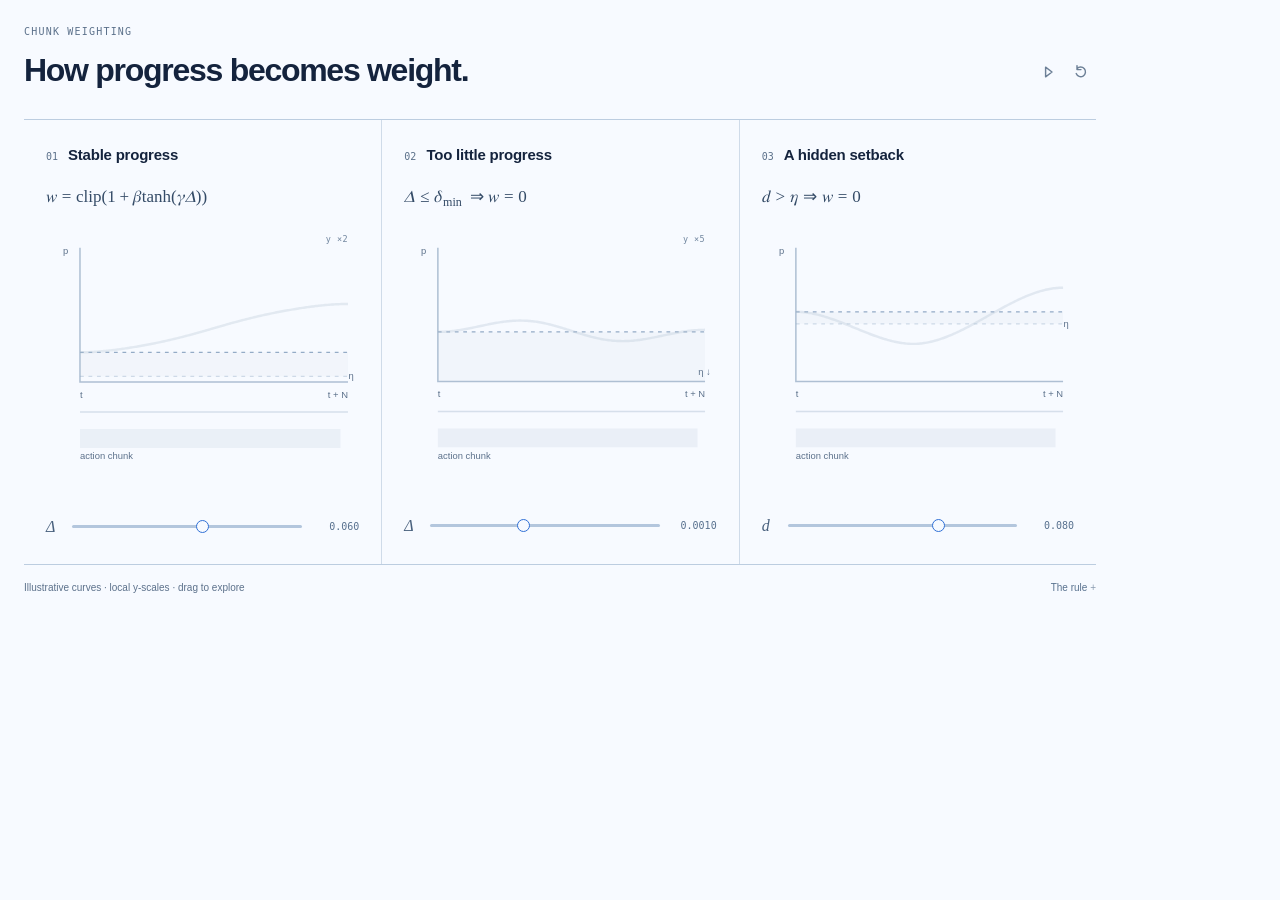
<file: assets/weight-lab/index.html>
<!doctype html>
<html lang="en">
<head>
  <meta charset="UTF-8" />
  <meta name="viewport" content="width=1120,height=620" />
  <title>GR-BC · Chunk weighting</title>
  <link rel="stylesheet" href="lab.css" />
  <style>*{box-sizing:border-box}html,body{margin:0;width:1120px;height:620px;background:#f7faff}#weight-lab{width:1120px;height:620px;margin:0;padding:24px}</style>
</head>
<body>
  <div id="weight-lab" class="weight-lab" data-weight-lab data-capture="true" data-paper-url="https://arxiv.org/pdf/2610.20504#page=6" data-composition-id="weight-lab" data-start="0" data-duration="4.2" data-width="1120" data-height="620"></div>
  <script>
    window.__timelines=window.__timelines||{};
    window.addEventListener('weight-lab:ready', function(event) {
      window.__timelines['weight-lab']=event.detail.timeline;
    });
  </script>
  <script type="module" src="capture.js"></script>
</body>
</html>
</file>
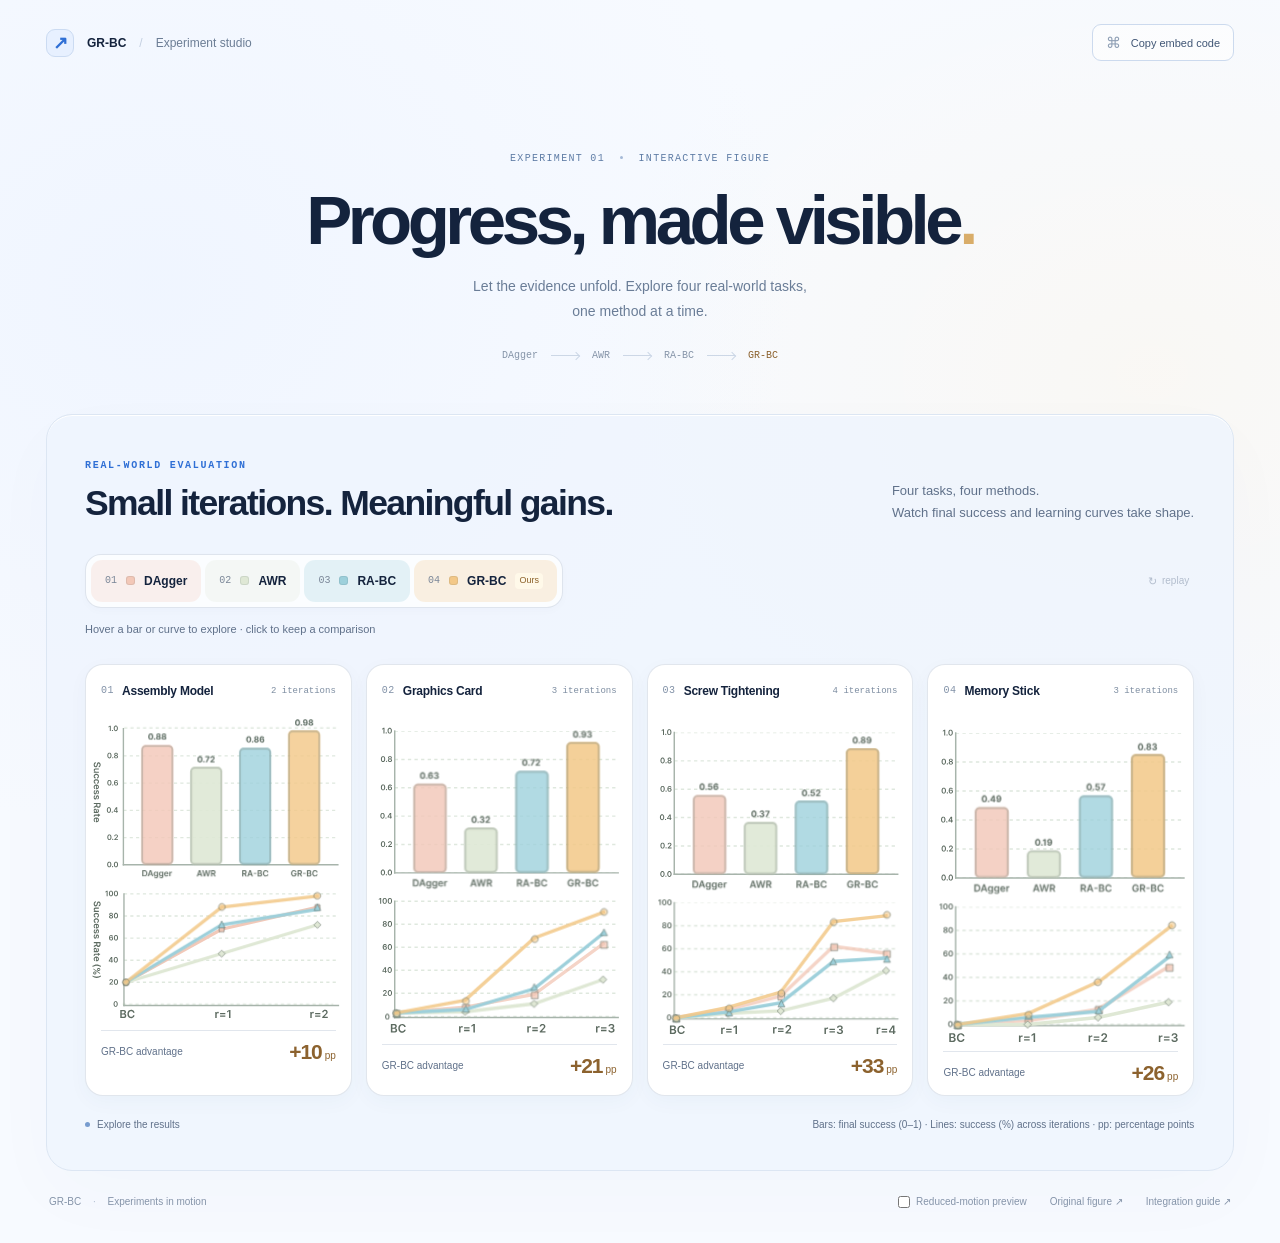
<file: experiment-motion.html>
<!doctype html>
<html lang="en">
<head>
  <meta charset="utf-8">
  <meta name="viewport" content="width=device-width,initial-scale=1">
  <title>GR-BC · Experiments in motion</title>
  <meta name="description" content="An interactive animated view of GR-BC experimental success rates across four real-world tasks.">
  <meta name="robots" content="noindex">
  <link rel="icon" href="data:image/svg+xml,%3Csvg xmlns='http://www.w3.org/2000/svg' viewBox='0 0 64 64'%3E%3Crect width='64' height='64' rx='16' fill='%23edf4ff'/%3E%3Cpath d='M15 46V30m17 16V22m17 24V13' stroke='%232f6fd5' stroke-width='8' stroke-linecap='round'/%3E%3C/svg%3E">
  <link rel="stylesheet" href="assets/experiment-motion/preview.css?v=20261015-1">
  <script type="module" src="assets/experiment-motion/preview.js?v=5933aab5476e"></script>
</head>
<body>
  <nav class="preview-nav"><a href="/" class="preview-brand"><span class="preview-brand-mark">↗</span> GR-BC<span class="preview-nav-divider">/</span><span>Experiment studio</span></a><button id="copy-embed" type="button"><span>⌘</span> Copy embed code</button></nav>
  <main>
    <header class="preview-hero"><span class="preview-kicker">Experiment 01 <i></i> Interactive figure</span><h1>Progress, made visible<span>.</span></h1><p>Let the evidence unfold. Explore four real-world tasks,<br>one method at a time.</p><div class="preview-hero-line"><span>DAgger</span><i></i><span>AWR</span><i></i><span>RA-BC</span><i></i><strong>GR-BC</strong></div></header>
    <div class="preview-figure-shell"><div id="experiment-figure"></div></div>
    <footer class="preview-footer"><span>GR-BC <i>·</i> Experiments in motion</span><div><label><input id="static-preview" type="checkbox"> Reduced-motion preview</label><a href="assets/experiment-motion/source.svg" target="_blank" rel="noopener">Original figure ↗</a><button id="open-embed" type="button">Integration guide ↗</button></div></footer>
  </main>
  <dialog id="embed-dialog"><div class="embed-dialog-top"><span class="preview-kicker">Drop it into your homepage</span><button id="close-embed" type="button" aria-label="Close integration guide">×</button></div><h2>One component.<br>Your existing page.</h2><p>Copy this snippet into the section where the figure should appear. Styles load automatically; the animation starts as each task enters the viewport.</p><textarea id="embed-code" aria-label="Homepage embed code" readonly spellcheck="false"></textarea><div class="embed-dialog-bottom"><button id="copy-dialog" type="button">Copy code</button><a href="assets/experiment-motion/README.md" target="_blank" rel="noopener">API & local integration ↗</a></div><p class="embed-feedback" role="status" id="copy-status"></p></dialog>
  <noscript><p class="noscript-notice">JavaScript is needed for the animation. <a href="assets/experiment-motion/source.svg">View the original experimental figure.</a></p></noscript>
</body>
</html>
</file>
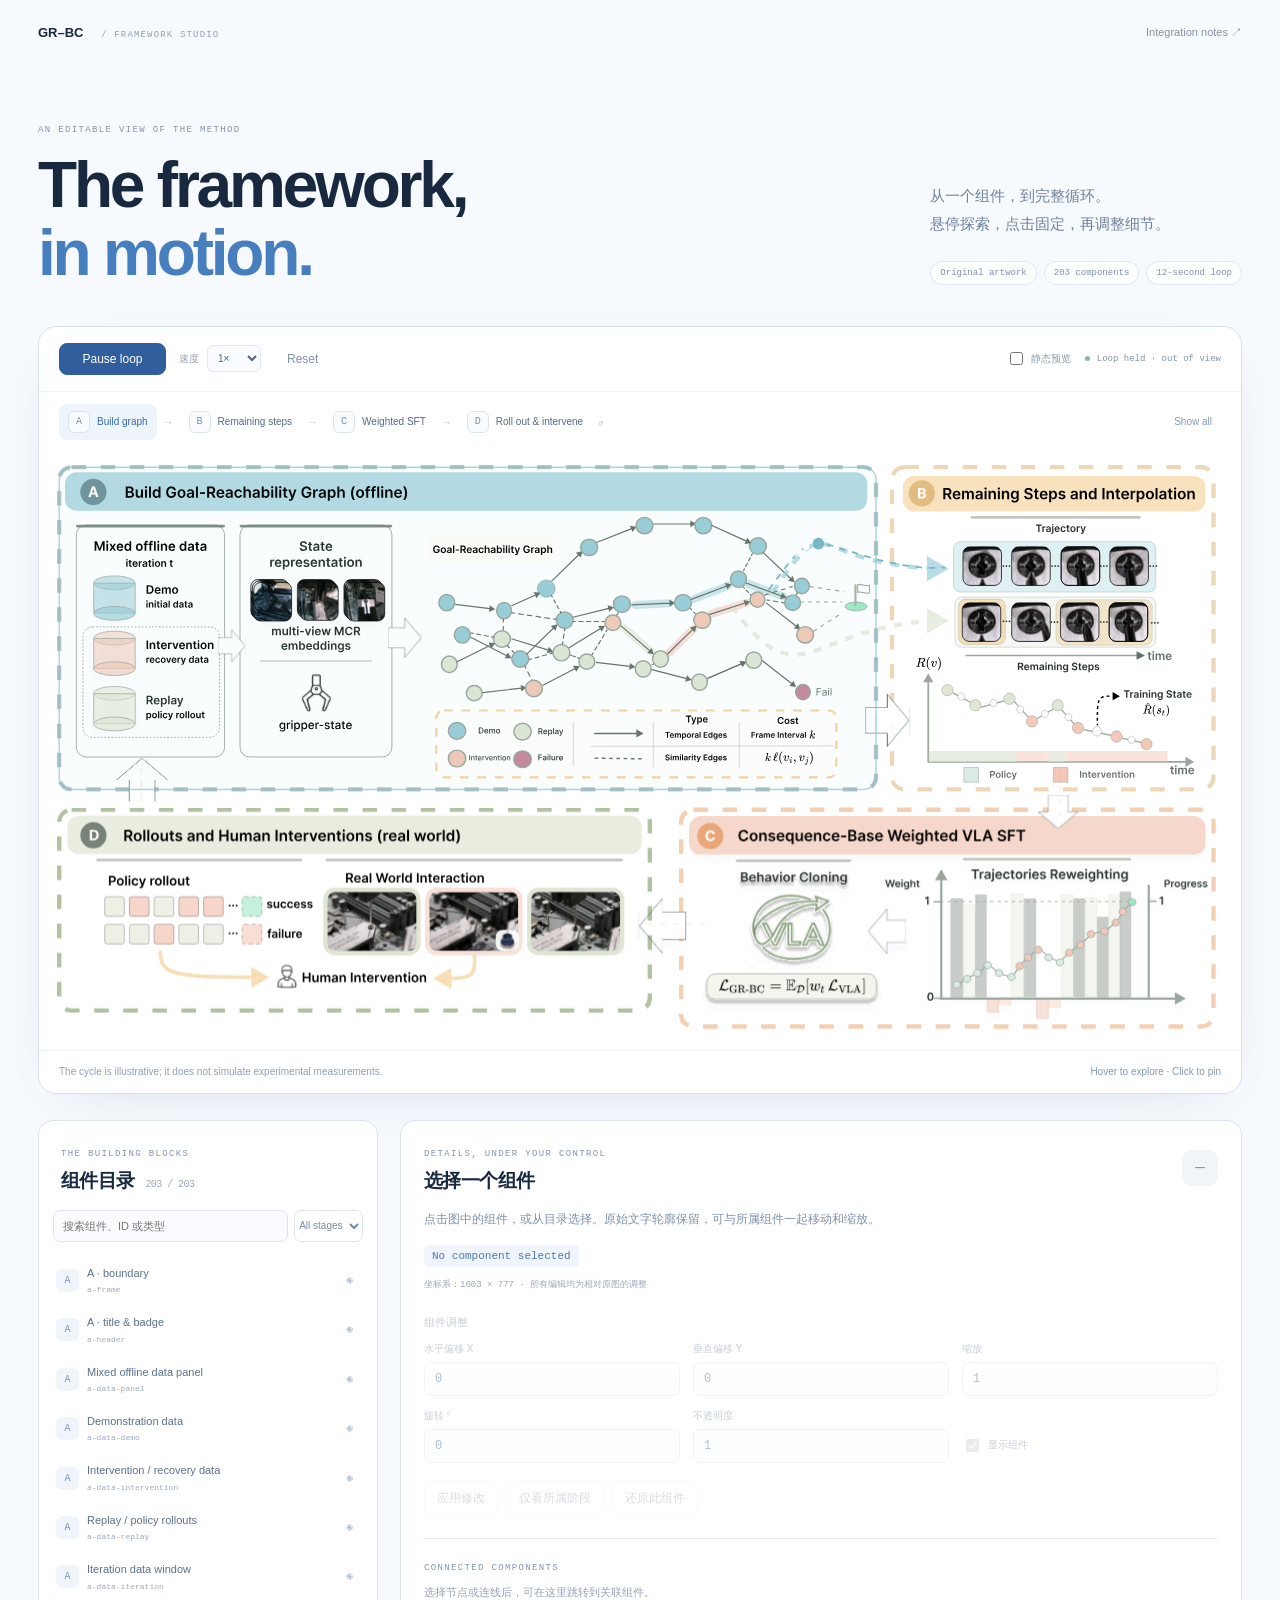
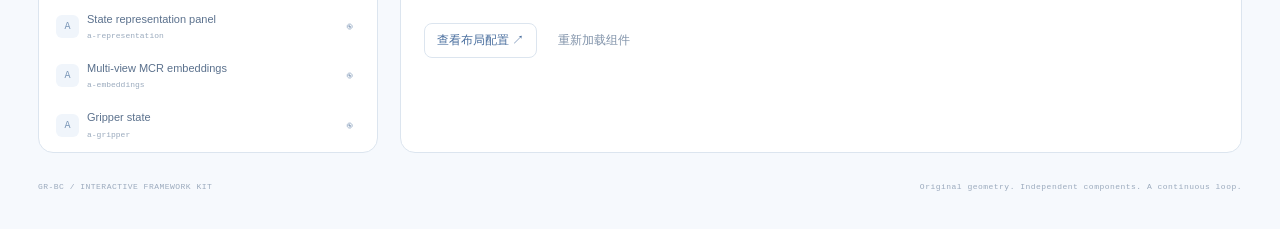
<file: framework-preview.html>
<!doctype html>
<html lang="zh-CN">
<head>
  <meta charset="utf-8"/><meta name="viewport" content="width=device-width,initial-scale=1"/>
  <meta name="robots" content="noindex"/>
  <title>GR-BC · Framework Studio</title>
  <link rel="stylesheet" href="assets/framework/framework.css?v=89ea7ca8eef2"/>
  <link rel="stylesheet" href="assets/framework/preview.css?v=06170f1f08ec"/>
</head>
<body>
  <header class="studio-nav"><a href="./">GR–BC <span>/ FRAMEWORK STUDIO</span></a><a href="assets/framework/README.md">Integration notes ↗</a></header>
  <main>
    <section class="studio-intro"><div><span class="eyebrow">AN EDITABLE VIEW OF THE METHOD</span><h1>The framework,<br/><em>in motion.</em></h1></div><div class="intro-copy"><p>从一个组件，到完整循环。<br/>悬停探索，点击固定，再调整细节。</p><div class="intro-tags"><span>Original artwork</span><span id="component-count">Loading components…</span><span>12-second loop</span></div></div></section>
    <section class="drawing-card" aria-label="Interactive framework preview">
      <div class="drawing-toolbar"><div class="transport"><button id="play" type="button" disabled>Pause loop</button><label class="speed-label">速度 <select id="speed" aria-label="Animation speed"><option value="0.5">0.5×</option><option value="1" selected>1×</option><option value="2">2×</option></select></label><button id="reset" type="button" class="quiet">Reset</button></div><label class="static-control"><input id="static-mode" type="checkbox"/>静态预览</label><div class="phase-readout"><i></i><span id="motion-status" aria-live="polite">Loading artwork</span></div></div>
      <nav class="stage-tabs" aria-label="Framework stages"><button data-stage="A" type="button"><span>A</span>Build graph</button><i>→</i><button data-stage="B" type="button"><span>B</span>Remaining steps</button><i>→</i><button data-stage="C" type="button"><span>C</span>Weighted SFT</button><i>→</i><button data-stage="D" type="button"><span>D</span>Roll out & intervene</button><i>↺</i><button id="show-all" class="all-stages" type="button">Show all</button></nav>
      <div class="drawing-scroll"><div id="framework-mount" aria-busy="true"><p class="loading-message">Preparing the four stages…</p></div></div>
      <div class="drawing-footer"><span id="stage-description">The cycle is illustrative; it does not simulate experimental measurements.</span><span>Hover to explore · Click to pin</span></div>
      <p id="load-error" role="alert" hidden></p>
    </section>
    <section class="workspace" aria-label="Component editor">
      <aside class="component-browser"><div class="panel-heading"><span class="eyebrow">THE BUILDING BLOCKS</span><h2>组件目录 <small id="result-count"></small></h2></div><div class="search-tools"><input id="component-search" type="search" placeholder="搜索组件、ID 或类型" aria-label="Search components"/><select id="stage-filter" aria-label="Filter components by stage"><option value="">All stages</option><option>A</option><option>B</option><option>C</option><option>D</option></select></div><div id="component-list" aria-label="Components"></div></aside>
      <section class="inspector"><div class="panel-heading inspector-heading"><div><span class="eyebrow">DETAILS, UNDER YOUR CONTROL</span><h2 id="selected-title">选择一个组件</h2></div><span id="selected-stage" class="stage-badge">—</span></div><p class="inspector-help" id="selected-description">点击图中的组件，或从左侧目录选择。原始文字以轮廓保留，可与所属组件一起移动和缩放。</p><div class="component-meta"><code id="selected-id">No component selected</code><span id="selected-type"></span></div><p id="original-bounds" class="bounds-note">坐标系：1603 × 777 · 所有编辑均为相对原图的调整</p>
        <fieldset id="edit-fields" disabled><legend>组件调整</legend><div class="edit-grid"><label>水平偏移 X<input data-property="dx" aria-label="Horizontal offset" type="number" value="0" min="-2000" max="2000" step="1"/></label><label>垂直偏移 Y<input data-property="dy" aria-label="Vertical offset" type="number" value="0" min="-2000" max="2000" step="1"/></label><label>缩放<input data-property="scale" aria-label="Component scale" type="number" value="1" min="0.05" max="10" step="0.05"/></label><label>旋转 °<input data-property="rotate" aria-label="Component rotation" type="number" value="0" min="-360" max="360" step="1"/></label><label>不透明度<input data-property="opacity" aria-label="Component opacity" type="number" value="1" min="0" max="1" step="0.05"/></label><label class="visibility-field"><input id="component-visible" type="checkbox" checked/>显示组件</label></div><div class="inspector-actions"><button id="apply-edits" type="button">应用修改</button><button id="solo" type="button">仅看所属阶段</button><button id="component-reset" type="button">还原此组件</button></div></fieldset>
        <div class="related-block"><span class="eyebrow">CONNECTED COMPONENTS</span><div id="related-components">选择节点或连线后，可在这里跳转到关联组件。</div></div><div class="save-actions"><button id="export-layout" type="button">查看布局配置 ↗</button><button id="remount" type="button" class="quiet">重新加载组件</button></div><div id="layout-panel" hidden><label for="layout-output">复制配置，在网页挂载时作为 layout 传入。</label><textarea id="layout-output" readonly rows="8" spellcheck="false"></textarea></div><p id="edit-error" role="alert"></p>
      </section>
    </section>
    <footer class="studio-footer"><span>GR-BC / INTERACTIVE FRAMEWORK KIT</span><span>Original geometry. Independent components. A continuous loop.</span></footer>
  </main>
  <script type="module" src="assets/framework/preview.js?v=9e191d897416"></script>
</body>
</html>
</file>
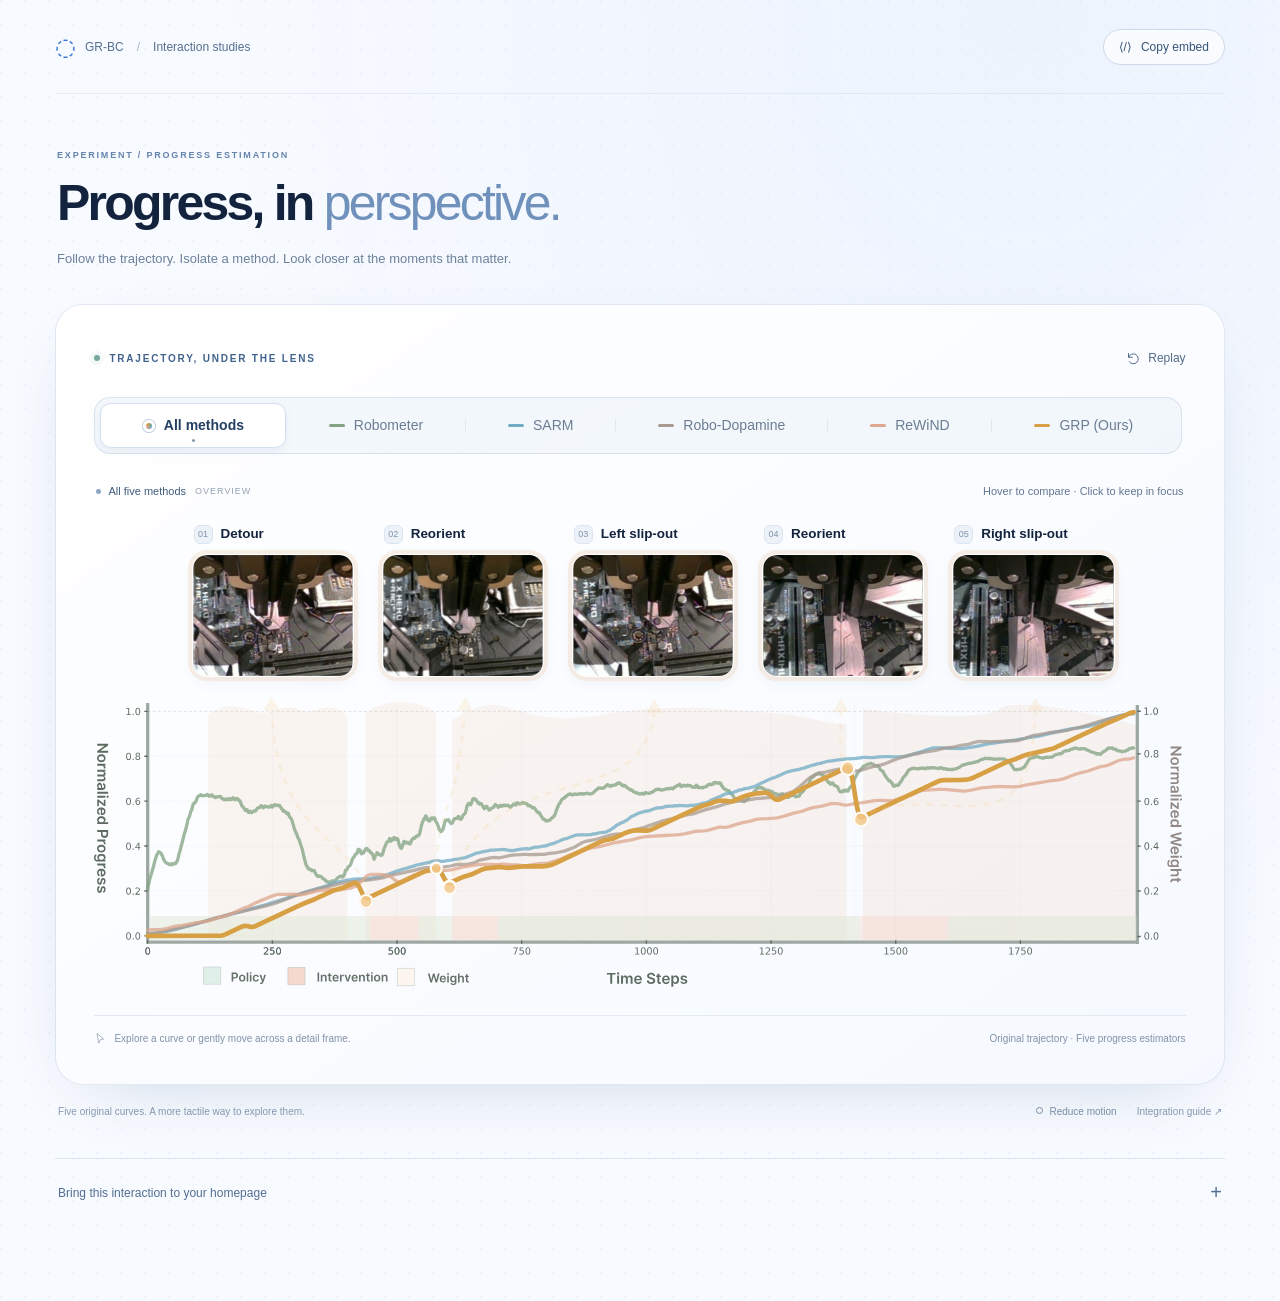
<file: progress-comparison.html>
<!doctype html>
<html lang="en">
<head>
  <meta charset="utf-8">
  <meta name="viewport" content="width=device-width, initial-scale=1">
  <meta name="description" content="Explore five progress estimators along one robot trajectory, with interactive curve highlighting and annotated detail frames.">
  <title>Progress, in perspective. · GR-BC</title>
  <link rel="icon" href="data:,">
  <link rel="stylesheet" href="assets/progress-comparison/comparison.css?v=c5fcda11f31a">
  <link rel="stylesheet" href="assets/progress-comparison/preview.css?v=57f01895ef66">
  <script type="module" src="assets/progress-comparison/preview.js?v=47d128db8cc3"></script>
</head>
<body>
  <div class="preview-shell">
    <header class="preview-header">
      <a href="./" class="preview-brand" aria-label="GR-BC homepage"><span class="preview-brand-mark" aria-hidden="true">◌</span> GR-BC <span class="preview-divider">/</span> Interaction studies</a>
      <button type="button" class="preview-embed-button" data-copy-embed><span aria-hidden="true">⟨/⟩</span> Copy embed</button>
    </header>
    <main>
      <div class="preview-intro">
        <p class="preview-kicker">EXPERIMENT  /  PROGRESS ESTIMATION</p>
        <h1>Progress, in <em>perspective.</em></h1>
        <p>Follow the trajectory. Isolate a method. Look closer at the moments that matter.</p>
      </div>
      <div id="progress-comparison"></div>
      <div class="preview-foot"><p>Five original curves. A more tactile way to explore them.</p><div><button type="button" class="preview-motion" aria-pressed="false">Reduce motion</button><a href="assets/progress-comparison/README.md">Integration guide ↗</a></div></div>
      <details class="preview-integration">
        <summary>Bring this interaction to your homepage <span>+</span></summary>
        <div class="preview-code-content"><p>Paste this snippet where the experiment should appear. The component brings its own styles and starts when it enters the viewport.</p><pre><code id="embed-code"></code></pre><button type="button" data-copy-embed>Copy snippet</button><p class="preview-integration-note">Independent assets · No build step · Respects reduced motion</p></div>
      </details>
      <p class="preview-toast" role="status" aria-live="polite"></p>
    </main>
  </div>
  <noscript><p>This interactive figure requires JavaScript. <a href="assets/progress-comparison/plot.svg">View the static curves</a>.</p></noscript>
</body>
</html>
</file>
<file: style.css>
:root {
  --paper: #f7faff;
  --paper-solid: #ffffff;
  --paper-deep: #edf4fd;
  --ink: #14233d;
  --ink-soft: #405675;
  --muted: #64748b;
  --line: rgba(30, 71, 126, 0.16);
  --line-strong: rgba(30, 71, 126, 0.28);
  --blue: #2f6fd5;
  --blue-deep: #1b4f9c;
  --blue-dark: #103b79;
  --blue-soft: #dbe9fb;
  --blue-pale: #eef5ff;
  --cyan: #bfe0e7;
  --teal: #bfe5da;
  --red: #e8b6ba;
  --section-space: clamp(28px, 3.5vw, 48px);
  --max: 1120px;
  --radius: 16px;
}

* { box-sizing: border-box; }

html {
  scroll-behavior: smooth;
  scroll-padding-top: 84px;
}

body {
  margin: 0;
  color: var(--ink);
  background:
    radial-gradient(circle at 1px 1px, rgba(47, 111, 213, 0.09) 1px, transparent 1.1px) 0 0 / 24px 24px fixed,
    var(--paper);
  font-family: "Helvetica Neue", Helvetica, Arial, sans-serif;
  font-size: 16px;
  line-height: 1.5;
  text-rendering: optimizeLegibility;
  -webkit-font-smoothing: antialiased;
}

body::selection { background: var(--blue-soft); }
a { color: inherit; text-decoration: none; }
button, input { font: inherit; }
img { max-width: 100%; }

.skip-link {
  position: fixed;
  top: 10px;
  left: 10px;
  z-index: 100;
  padding: 10px 14px;
  background: var(--ink);
  color: white;
  transform: translateY(-150%);
}
.skip-link:focus { transform: translateY(0); }

.conference-badge {
  display: inline-flex;
  align-items: center;
  justify-content: center;
  gap: 8px;
  margin-bottom: 30px;
}
.conference-badge img { display: block; width: 132px; height: 66px; object-fit: contain; }
.conference-year { color: #b95600; font-size: 42px; line-height: 1; font-weight: 500; letter-spacing: -0.055em; }
.conference-badge:focus-visible { outline: 2px solid var(--blue); outline-offset: 6px; border-radius: 4px; }

.site-header {
  position: sticky;
  top: 0;
  z-index: 30;
  width: 100%;
  height: 64px;
  padding: 0 max(24px, calc((100vw - var(--max)) / 2));
  display: grid;
  grid-template-columns: 1fr auto 1fr;
  align-items: center;
  border-bottom: 1px solid rgba(30, 71, 126, 0.11);
  background: rgba(247, 250, 255, 0.9);
  backdrop-filter: blur(18px) saturate(1.2);
}

.wordmark,
.desktop-nav,
.header-paper {
  font-size: 13px;
  font-weight: 750;
}

.wordmark {
  display: inline-flex;
  align-items: center;
  gap: 10px;
  justify-self: start;
}

.wordmark-mark {
  position: relative;
  width: 26px;
  height: 12px;
  display: block;
}

.wordmark-mark::before {
  content: "";
  position: absolute;
  top: 5px;
  left: 3px;
  right: 3px;
  height: 1px;
  background: var(--blue-deep);
}

.wordmark-mark i {
  position: absolute;
  top: 2px;
  width: 7px;
  height: 7px;
  border: 1px solid var(--blue-deep);
  border-radius: 50%;
  background: var(--paper);
}
.wordmark-mark i:nth-child(1) { left: 0; }
.wordmark-mark i:nth-child(2) { left: 9px; background: #8fb9f2; }
.wordmark-mark i:nth-child(3) { right: 0; }

.desktop-nav {
  display: flex;
  align-items: center;
  gap: 27px;
  color: #50627d;
}

.header-paper { justify-self: end; }
.desktop-nav a, .header-paper, .wordmark { transition: color 180ms ease, opacity 180ms ease; }
.desktop-nav a:hover, .header-paper:hover, .wordmark:hover { color: var(--blue); }

.hero {
  position: relative;
  min-height: min(860px, calc(100vh - 64px));
  padding: clamp(64px, 7vw, 88px) 24px 64px;
  display: grid;
  place-items: center;
  overflow: hidden;
  border-bottom: 1px solid var(--line);
}

.hero-background {
  position: absolute;
  inset: 0;
  overflow: hidden;
}

.hero-background video {
  width: 100%;
  height: 100%;
  object-fit: cover;
  opacity: 0.96;
  filter: saturate(1.06) contrast(1.02);
}

.hero-scrim {
  position: absolute;
  inset: 0;
  background:
    radial-gradient(circle at 50% 40%, rgba(247, 250, 255, 0.76), rgba(247, 250, 255, 0.38) 46%, rgba(247, 250, 255, 0.12) 74%),
    linear-gradient(180deg, rgba(247, 250, 255, 0.91) 0%, rgba(247, 250, 255, 0.34) 44%, rgba(247, 250, 255, 0.92) 100%);
}

.hero-copy {
  position: relative;
  z-index: 2;
  width: min(1080px, 100%);
  margin: 0 auto;
  text-align: center;
}

.eyebrow,
.kicker,
.media-topline,
.card-index {
  font-family: ui-monospace, SFMono-Regular, Menlo, Monaco, Consolas, monospace;
  font-size: 11px;
  font-weight: 750;
  letter-spacing: 0.13em;
  text-transform: uppercase;
}

.eyebrow { margin: 0 0 24px; color: var(--blue-deep); }
h1, h2, h3, p { margin-top: 0; }

h1 {
  margin-bottom: 26px;
  font-size: clamp(52px, 6.3vw, 80px);
  line-height: 0.98;
  letter-spacing: -0.052em;
  font-weight: 820;
}

h1 span {
  display: block;
  max-width: 900px;
  margin: 0.15em auto 0;
  color: #3f587c;
  font-size: 0.61em;
  line-height: 1.04;
  letter-spacing: -0.038em;
  font-weight: 670;
}

.author-block { margin: 0 auto 30px; max-width: 1000px; }
.authors { margin-bottom: 22px; font-size: 18px; line-height: 1.6; letter-spacing: -0.015em; }
.author-row { display: flex; flex-wrap: wrap; justify-content: center; gap: 8px 26px; }
.author-row + .author-row { margin-top: 8px; }
.author-row > span { white-space: nowrap; }
.author-row strong { font-weight: 650; }
.author-block sup { color: var(--muted); font-size: .65em; font-weight: 500; line-height: 0; margin-left: 3px; vertical-align: super; letter-spacing: 0; }
.affiliations { color: var(--ink-soft); font-size: 13px; line-height: 1.8; }
.affiliations p { margin: 0; display: flex; flex-wrap: wrap; justify-content: center; gap: 0 22px; }
.affiliations .corresponding-authors { margin-top: 8px; font-size: 12px; }

.hero-deck {
  width: min(760px, 100%);
  margin: 0 auto;
  color: #405675;
  font-size: clamp(19px, 2vw, 25px);
  line-height: 1.42;
  letter-spacing: -0.015em;
}

.hero-actions {
  margin-top: 34px;
  display: flex;
  flex-wrap: wrap;
  align-items: center;
  justify-content: center;
  gap: 10px;
}

.button {
  min-height: 48px;
  padding: 0 18px;
  display: inline-flex;
  align-items: center;
  justify-content: center;
  gap: 10px;
  border: 1px solid var(--line-strong);
  border-radius: 10px;
  background: rgba(255, 255, 255, 0.8);
  font-size: 14px;
  font-weight: 750;
  transition: transform 180ms ease, background-color 180ms ease, border-color 180ms ease;
}
.button:hover { transform: translateY(-2px); border-color: rgba(27, 79, 156, 0.5); background: white; }
.button-primary { border-color: var(--blue-deep); background: var(--blue-deep); color: white; }
.button-primary:hover { border-color: var(--blue-dark); background: var(--blue-dark); }
.resource-icon { flex-shrink: 0; width: 22px; height: 22px; }
.button-coming-soon { cursor: default; color: var(--ink); opacity: 1; }
.button-coming-soon:hover { transform: none; border-color: var(--line-strong); background: rgba(255, 255, 255, 0.8); }
.coming-soon { color: var(--muted); font-weight: 500; }
.button-quiet { border-color: transparent; background: rgba(247, 250, 255, 0.42); }

.hero-data {
  margin-top: 52px;
  display: flex;
  align-items: center;
  justify-content: center;
  color: #607694;
  font-size: 11px;
  font-weight: 750;
  letter-spacing: 0.08em;
  text-transform: uppercase;
}
.hero-data span { padding: 0 18px; }
.hero-data span + span { border-left: 1px solid rgba(30, 71, 126, 0.24); }

.section-shell { width: min(var(--max), calc(100% - 48px)); margin: 0 auto; padding: var(--section-space) 0; }
.section-band { border-block: 1px solid var(--line); background: rgba(237, 244, 253, 0.88); }

.film { padding-top: var(--section-space); }
.method .pipeline-figure { margin: 24px 0; }
.method .weight-lab { margin: 36px 0 0; }
.compact-intro { align-items: end; }

.section-intro {
  margin-bottom: clamp(26px, 3vw, 38px);
  display: grid;
  grid-template-columns: 1.08fr 0.92fr;
  gap: clamp(28px, 4vw, 56px);
  align-items: start;
}

@media (min-width: 921px) {
  .method > .section-intro { grid-template-columns: minmax(0, 0.8fr) minmax(0, 1.2fr); }
}

.section-intro h2,
.section-heading h2,
.results-heading h2 {
  margin: 20px 0 0;
  font-size: clamp(38px, 4.8vw, 62px);
  line-height: 1.01;
  letter-spacing: -0.046em;
}

.section-intro > p,
.section-intro > div:last-child p,
.results-heading > p {
  margin: 30px 0 0;
  color: var(--ink-soft);
  font-size: clamp(17px, 1.65vw, 20px);
  line-height: 1.64;
  letter-spacing: -0.01em;
}

.kicker { color: var(--blue-deep); }

.film-frame {
  overflow: hidden;
  border: 1px solid var(--line-strong);
  border-radius: 18px;
  background: #06101e;
  box-shadow: 0 30px 80px rgba(31, 74, 130, 0.17);
}

.media-topline {
  min-height: 42px;
  padding: 0 16px;
  display: flex;
  align-items: center;
  justify-content: space-between;
  gap: 18px;
  border-bottom: 1px solid rgba(30, 71, 126, 0.15);
  background: var(--blue-soft);
  color: #3c5b87;
  letter-spacing: 0.07em;
}

.film-frame video { width: 100%; display: block; aspect-ratio: 16 / 9; object-fit: cover; background: #02070d; }

.card-index { color: var(--blue-deep); }
.challenge { padding: 28px 0; border-block: 1px solid var(--line); }
.challenge .motivation-intro { grid-template-columns: .72fr 1.28fr; gap: 40px; margin-bottom: 22px; align-items: start; }
.challenge .motivation-intro h2 { margin: 0; }
.challenge .motivation-intro > p { margin: 0; font-size: clamp(15px, 1.4vw, 17px); line-height: 1.7; }
.motivation-examples { min-width: 0; display: grid; grid-template-columns: repeat(2, minmax(0, 1fr)); }
.motivation-case { --chunk-color: #aa6672; --chunk-tint: #aa66720d; min-width: 0; padding: 10px 24px; border: 0; border-radius: 0; background: transparent; color: var(--ink-soft); font: inherit; text-align: left; cursor: pointer; -webkit-tap-highlight-color: transparent; }
.motivation-case + .motivation-case { border-left: 1px solid var(--line); }
.motivation-case[data-motivation-case="failure"] { --chunk-color: #2f6fd5; --chunk-tint: #2f6fd50c; }
.motivation-case-top { display: flex; align-items: center; justify-content: space-between; gap: 8px; color: #5c718b; font: 500 10px/1.4 ui-monospace, SFMono-Regular, monospace; letter-spacing: .07em; text-transform: uppercase; }
.motivation-replay { width: 13px; height: 13px; fill: none; stroke: currentColor; stroke-width: 1.25; stroke-linecap: round; stroke-linejoin: round; opacity: .3; transition: opacity .2s, transform .4s; }
.motivation-chart { display: block; width: 100%; height: auto; margin: 8px 0 6px; overflow: visible; }
.motivation-chart path { fill: none; stroke-linecap: round; stroke-linejoin: round; }
.motivation-guide { stroke: #dce5ef; stroke-width: 1; }
.motivation-track { stroke: #d4deeb; stroke-width: 2.8; }
.motivation-trace { stroke: #789bbf; stroke-width: 3.4; stroke-dasharray: 1; }
.motivation-chunk { transform-box: fill-box; transform-origin: center; transition: transform .5s cubic-bezier(.22,.7,.2,1); }
.motivation-chart .motivation-selection { fill: var(--chunk-tint); stroke: var(--chunk-color); stroke-width: .7; stroke-dasharray: 2 4; stroke-opacity: .35; }
.motivation-highlight { stroke: var(--chunk-color); stroke-width: 4.5; }
.motivation-point { fill: var(--chunk-color); stroke: var(--paper); stroke-width: 1.8; }
.motivation-end { fill: #789bbf; transform-box: fill-box; transform-origin: center; }
.motivation-case[data-motivation-case="failure"] .motivation-end { fill: #aa6672; }
.motivation-caption { color: #647993; font-size: 12px; line-height: 1.5; }
.motivation-caption strong { color: var(--chunk-color); font-weight: 500; }
.motivation-case:focus-visible { outline: 2px solid #3f7cbd; outline-offset: 4px; border-radius: 3px; }
@media (hover: hover) {
  .motivation-case:hover .motivation-chunk { transform: translateY(-3px); }
  .motivation-case:hover .motivation-replay { opacity: .9; transform: rotate(-35deg); }
}
@media (max-width: 920px) {
  .challenge .motivation-intro { grid-template-columns: 1fr; gap: 18px; }
  .motivation-case { padding-inline: 16px; }
}
@media (max-width: 700px) {
  .challenge { padding-block: 24px; }
  .challenge .motivation-intro { gap: 16px; margin-bottom: 20px; }
  .method .weight-lab { margin-top: 28px; }
  .motivation-case { padding: 0 14px; }
  .motivation-case:first-child { padding-left: 0; }
  .motivation-case:last-child { padding-right: 0; }
  .motivation-case-top { font-size: 9px; }
  .motivation-caption { font-size: 11px; }
}

.paper-figure { margin: 0; }
.figure-zoom {
  position: relative;
  width: 100%;
  padding: clamp(12px, 2vw, 22px);
  display: block;
  overflow: hidden;
  border: 1px solid var(--line);
  border-radius: var(--radius);
  background: rgba(255, 255, 255, 0.92);
  cursor: zoom-in;
  box-shadow: 0 18px 52px rgba(30, 71, 126, 0.08);
}
.figure-zoom img { width: 100%; display: block; }
.zoom-hint { position: absolute; right: 16px; bottom: 16px; padding: 8px 11px; border-radius: 8px; background: rgba(16, 59, 121, 0.9); color: white; font-size: 11px; font-weight: 750; opacity: 0; transform: translateY(5px); transition: opacity 180ms ease, transform 180ms ease; }
.figure-zoom:hover .zoom-hint, .figure-zoom:focus-visible .zoom-hint { opacity: 1; transform: none; }
.paper-figure figcaption { max-width: 860px; margin: 15px 4px 0; color: var(--muted); font-size: 13px; line-height: 1.5; }

.method-steps { margin-top: 34px; display: grid; grid-template-columns: repeat(3, 1fr); gap: 16px; }
.method-step { min-height: 310px; padding: 28px; border: 1px solid var(--line); border-radius: 14px; background: rgba(255, 255, 255, 0.78); }
.method-letter { width: 34px; height: 34px; display: grid; place-items: center; border-radius: 50%; background: var(--blue-deep); color: white; font-size: 13px; font-weight: 800; }
.step-cyan .method-letter { background: #237e9a; }
.step-teal .method-letter { background: #16806d; }
.method-step h3 { margin: 70px 0 14px; font-size: 24px; line-height: 1.1; letter-spacing: -0.025em; }
.method-step p { margin: 0; color: var(--ink-soft); font-size: 15px; line-height: 1.62; }
.math { font-family: Georgia, "Times New Roman", serif; color: var(--ink); }

.potential-note { margin-top: 24px; padding: 24px 28px; display: grid; grid-template-columns: 104px 1fr; gap: 28px; align-items: center; border: 1px solid rgba(47, 111, 213, 0.27); border-radius: 14px; background: rgba(219, 233, 251, 0.72); }
.note-mark { min-height: 72px; display: grid; place-items: center; border-right: 1px solid var(--line-strong); color: var(--blue-deep); font-family: Georgia, "Times New Roman", serif; font-size: 30px; }
.potential-note p { margin: 0; color: #344d70; font-size: 16px; line-height: 1.62; }

.task-list { margin-top: 26px; display: grid; grid-template-columns: repeat(4, 1fr); border-block: 1px solid var(--line); }
.task-list span { padding: 18px 12px; text-align: center; color: var(--ink-soft); font-size: 13px; font-weight: 750; }
.task-list span + span { border-left: 1px solid var(--line); }

.metric-grid { margin-top: 30px; display: grid; grid-template-columns: repeat(4, 1fr); border: 1px solid var(--line); border-radius: 14px; background: rgba(255,255,255,.7); }
.metric-grid > div { min-height: 170px; padding: 28px; }
.metric-grid > div + div { border-left: 1px solid var(--line); }
.metric-grid dt { color: var(--blue-deep); font-size: clamp(38px, 4vw, 54px); font-weight: 820; letter-spacing: -0.04em; }
.metric-grid dd { margin: 14px 0 0; color: var(--muted); font-size: 13px; line-height: 1.45; }

.table-wrap { margin-top: 24px; overflow-x: auto; border: 1px solid var(--line); border-radius: 14px; background: white; }
table { width: 100%; min-width: 680px; border-collapse: collapse; font-size: 14px; }
th, td { padding: 15px 18px; border-bottom: 1px solid var(--line); text-align: left; }
thead th { color: #526985; font-size: 11px; letter-spacing: 0.06em; text-transform: uppercase; }
tbody th { font-weight: 750; }
tbody tr:last-child th, tbody tr:last-child td { border-bottom: 0; }
tbody tr:hover { background: var(--blue-pale); }
tbody .ours { background: rgba(219, 233, 251, 0.62); color: var(--blue-dark); }

.results-heading { margin-bottom: 32px; display: grid; grid-template-columns: 1.15fr 0.85fr; gap: 40px; align-items: end; }
.results-heading h2 span { color: var(--blue); }
.homepage-module { min-width: 0; }
.homepage-module > [data-module-host] { display: none; }
.homepage-module[data-state="ready"] > [data-module-host] { display: block; }
.homepage-module[data-state="ready"] > .homepage-module-fallback { display: none; }
.homepage-module-fallback { margin: 0; }
.homepage-experiments { padding: clamp(18px, 2.7vw, 32px); border: 1px solid var(--line); border-radius: 26px; background: rgba(247, 250, 255, .8); box-shadow: 0 22px 65px -40px #264b7e44; }

.ablation { margin-top: 24px; border: 1px solid var(--line); border-radius: 14px; background: rgba(255,255,255,.7); }
.ablation summary { padding: 22px 24px; display: grid; grid-template-columns: 1fr 2fr; gap: 30px; cursor: pointer; list-style: none; }
.ablation summary::-webkit-details-marker { display: none; }
.ablation summary span { color: var(--blue-deep); font-size: 12px; font-weight: 750; text-transform: uppercase; letter-spacing: .08em; }
.ablation summary strong { font-size: 18px; }
.ablation[open] summary { border-bottom: 1px solid var(--line); }
.ablation-grid { display: grid; grid-template-columns: repeat(4, 1fr); }
.ablation-grid div { padding: 26px 24px; display: flex; flex-direction: column; gap: 8px; }
.ablation-grid div + div { border-left: 1px solid var(--line); }
.ablation-grid strong { color: var(--blue-deep); font-size: 28px; }
.ablation-grid span { color: var(--muted); font-size: 12px; line-height: 1.4; }
.ablation > p { margin: 0; padding: 0 24px 26px; color: var(--ink-soft); font-size: 14px; line-height: 1.6; }


.citation-box { position: relative; overflow: hidden; border: 1px solid rgba(89, 145, 219, 0.28); border-radius: 14px; background: #10233e; box-shadow: 0 18px 50px rgba(15,44,83,.16); }
.citation-box pre { margin: 0; padding: 34px; overflow-x: auto; color: #e5effe; font: 13px/1.65 ui-monospace, SFMono-Regular, Menlo, Consolas, monospace; }
.copy-button { position: absolute; top: 14px; right: 14px; min-height: 36px; padding: 0 12px; border: 1px solid rgba(255,255,255,.2); border-radius: 8px; background: rgba(255,255,255,.09); color: white; font-size: 11px; font-weight: 750; cursor: pointer; }

.site-footer { min-height: 150px; padding: 36px max(24px, calc((100vw - var(--max)) / 2)); display: flex; align-items: center; justify-content: space-between; gap: 28px; background: #10213a; color: rgba(255,255,255,.68); font-size: 12px; }
.site-footer > div { display: flex; gap: 24px; }
.site-footer .footer-title { color: white; font-weight: 750; }
.footer-links a:hover { color: white; }

.back-to-top { position: fixed; right: 22px; bottom: 22px; z-index: 22; width: 44px; height: 44px; border: 1px solid rgba(255,255,255,.3); border-radius: 50%; background: var(--blue-deep); color: white; cursor: pointer; box-shadow: 0 12px 30px rgba(16,59,121,.24); opacity: 0; transform: translateY(12px); pointer-events: none; transition: opacity 180ms ease, transform 180ms ease; }
.back-to-top.is-visible { opacity: 1; transform: none; pointer-events: auto; }

.figure-dialog { width: min(96vw, 1500px); max-height: 94vh; padding: 50px 20px 20px; border: 1px solid var(--line-strong); border-radius: 16px; background: white; }
.figure-dialog::backdrop { background: rgba(5,16,32,.82); backdrop-filter: blur(5px); }
.figure-dialog img { width: 100%; max-height: calc(94vh - 80px); display: block; object-fit: contain; }
.dialog-close { position: absolute; top: 11px; right: 12px; min-height: 32px; padding: 0 10px; border: 1px solid var(--line); border-radius: 7px; background: var(--paper); color: var(--ink); cursor: pointer; }

.reveal { opacity: 1; transform: none; }

@media (max-width: 920px) {
  .desktop-nav { display: none; }
  .site-header { grid-template-columns: 1fr auto; padding-inline: 20px; }
  .hero { min-height: 760px; }
  .section-intro, .results-heading { grid-template-columns: 1fr; gap: 28px; }
  .section-intro > p, .results-heading > p { margin-top: 0; }
  .method-steps { grid-template-columns: 1fr; }
  .method-step { min-height: auto; }
  .method-step h3 { margin-top: 46px; }
  .metric-grid { grid-template-columns: repeat(2, 1fr); }
  .metric-grid > div:nth-child(3) { border-left: 0; border-top: 1px solid var(--line); }
  .metric-grid > div:nth-child(4) { border-top: 1px solid var(--line); }
  .task-list { grid-template-columns: repeat(2, 1fr); }
  .task-list span:nth-child(3) { border-left: 0; border-top: 1px solid var(--line); }
  .task-list span:nth-child(4) { border-top: 1px solid var(--line); }
  .ablation-grid { grid-template-columns: repeat(2, 1fr); }
  .ablation-grid div:nth-child(3) { border-left: 0; border-top: 1px solid var(--line); }
  .ablation-grid div:nth-child(4) { border-top: 1px solid var(--line); }
}

@media (max-width: 700px) {
  .section-shell { width: min(100% - 32px, var(--max)); }
  .hero { min-height: 720px; padding: 56px 16px 54px; }
  .authors { font-size: 16px; }
  .author-row { gap: 8px 18px; }
  .affiliations { font-size: 12px; }
  .affiliations p { gap: 3px 14px; }
  .affiliations p + p { margin-top: 5px; }
  .hero-actions { width: min(360px, 100%); margin-inline: auto; }
  h1 { font-size: clamp(43px, 12vw, 60px); }
  h1 span { margin-top: .24em; font-size: .56em; }
  .hero-actions { align-items: stretch; flex-direction: column; }
  .hero-data { gap: 10px; flex-wrap: wrap; }
  .hero-data span { padding: 0 10px; }
  .hero-data span + span { border-left: 0; }
  .media-topline span:last-child { display: none; }
  .potential-note { grid-template-columns: 1fr; }
  .note-mark { min-height: auto; padding-bottom: 15px; justify-content: start; border-right: 0; border-bottom: 1px solid var(--line-strong); }
  .metric-grid { grid-template-columns: 1fr; }
  .metric-grid > div + div, .metric-grid > div:nth-child(3) { border-top: 1px solid var(--line); border-left: 0; }
  .ablation summary { grid-template-columns: 1fr; gap: 8px; }
  .ablation-grid { grid-template-columns: 1fr; }
  .ablation-grid div + div, .ablation-grid div:nth-child(3) { border-top: 1px solid var(--line); border-left: 0; }
  .site-footer, .site-footer > div { align-items: flex-start; flex-direction: column; }
  .site-footer { justify-content: center; }
  .citation-box pre { padding: 72px 20px 24px; font-size: 11px; }
}

@media (prefers-reduced-motion: reduce) {
  html { scroll-behavior: auto; }
  *, *::before, *::after { animation-duration: .001ms !important; animation-iteration-count: 1 !important; scroll-behavior: auto !important; transition-duration: .001ms !important; }
  .reveal { opacity: 1; transform: none; }
}


/* Interactive trajectory observatory. */
.trajectory-section { width: min(1240px, calc(100% - 64px)); margin: 0 auto; padding: var(--section-space) 0; }
.trajectory-intro { display: grid; grid-template-columns: 1.2fr .8fr; gap: 40px; align-items: end; margin-bottom: 24px; }
.trajectory-intro h2 { margin: 14px 0 0; font-size: clamp(36px, 4.4vw, 60px); line-height: 1.04; letter-spacing: -.05em; font-weight: 750; }
.trajectory-intro h2 em { color: var(--blue); font-style: normal; }
.trajectory-intro > p { margin: 0 0 3px; font-size: 16px; color: var(--ink-soft); line-height: 1.75; }
.trajectory-index { display: flex; flex-wrap: wrap; gap: 8px; margin: 30px 0 44px; }
.trajectory-index a { padding: 9px 15px; border: 1px solid var(--line); border-radius: 30px; background: rgba(255,255,255,.65); font-size: 12px; font-weight: 600; color: var(--ink-soft); transition: background .2s, border-color .2s; }
.trajectory-index a:hover { color: var(--blue-deep); border-color: #9bbbe9; background: var(--blue-pale); }
.trajectory-index a span { color: #90a5c0; margin-right: 8px; font: 11px ui-monospace,monospace; }
#trajectory-modules { display: grid; grid-template-columns: repeat(2,minmax(0,1fr)); gap: 24px; align-items: stretch; }
#trajectory-modules > .trajectory-loading, #trajectory-modules > .trajectory-load-error { grid-column: 1 / -1; }
.trajectory { display: flex; flex-direction: column; min-width: 0; margin: 0; border: 1px solid #d6e1ef; border-radius: 22px; background: rgba(255,255,255,.96); box-shadow: 0 12px 45px -28px #234d8b45; overflow: clip; scroll-margin-top: 84px; }
.trajectory-header { display: flex; flex-wrap: wrap; justify-content: space-between; align-items: center; gap: 10px; padding: 16px 18px; border-bottom: 1px solid #e5edf6; background: linear-gradient(100deg,#f9fbff,#fff); }
.trajectory-identity { display: flex; align-items: center; gap: 11px; }
.trajectory-number { height: 36px; width: 36px; flex-shrink: 0; display: grid; place-items: center; border: 1px solid #d3e3f8; border-radius: 13px; color: #3f75bc; background: #edf4ff; font: 500 15px ui-monospace,monospace; }
.trajectory-overline { display: block; color: #7b8da6; font: 600 9px ui-monospace,monospace; letter-spacing: .12em; }
.trajectory-header h3 { margin: 4px 0 0; font-size: 19px; letter-spacing: -.035em; line-height: 1.2; }
.trajectory-tags { display: flex; flex-wrap: wrap; gap: 9px; color: #8292a9; font-size: 10px; }
.trajectory-tags span:last-child { display: none; }
.trajectory-tags span:first-child { color: #428477; display: inline-flex; align-items: center; gap: 6px; }
.trajectory-tags i { width: 5px; height: 5px; border-radius: 50%; background: #65a797; }
.trajectory-workspace { display: grid; grid-template-columns: minmax(0,1fr); gap: 18px; padding: 18px 18px 8px; }
.camera-deck { display: grid; grid-template-columns: 2fr 1fr; gap: 7px; position: relative; align-content: start; }
.camera-view { position: relative; border: 1px solid #ccd9eb; border-radius: 10px; padding: 0; overflow: hidden; background: #13213a; cursor: pointer; min-width: 0; aspect-ratio: 4/3; transition: border-color .2s, box-shadow .2s; }
.camera-view.is-main { grid-column: 1; grid-row: 1 / 3; order: -1; aspect-ratio: auto; border-color: #97b7e3; }
.camera-view:not(.is-main) { grid-column: 2; aspect-ratio: 16/9; }
.camera-view:not(.is-main) .camera-label span { display: none; }
.camera-view:not(.is-main) .camera-frame { top: 5px; right: 5px; padding: 3px 4px; font-size: 7px; }
.camera-view video { position: absolute; inset: 0; display: block; width: 100%; height: 100%; object-fit: contain; }
.camera-view:hover { border-color: #2f6fd5; box-shadow: 0 0 0 2px #2f6fd518; }
.camera-view:focus-visible, .trajectory button:focus-visible, .trajectory select:focus-visible, .trajectory-slider:focus-visible { outline: 3px solid #669ae0; outline-offset: 3px; }
.camera-label { position: absolute; inset: auto 0 0; padding: 12px 10px 8px; background: linear-gradient(transparent,#0b1838b3); color: white; display: flex; align-items: center; justify-content: space-between; font-size: 10px; text-align: left; }
.camera-label span { color: #c6daf8; font: 7px ui-monospace,monospace; letter-spacing: .06em; }
.camera-frame { position: absolute; top: 9px; right: 9px; padding: 4px 6px; color: #e4ecf9; background: #14233d70; border-radius: 4px; font: 8px ui-monospace,monospace; font-variant-numeric: tabular-nums; }
.camera-sync { position: absolute; top: 9px; left: 9px; color: #e0edff; font: 7px ui-monospace,monospace; letter-spacing: .06em; background: #13213a80; border-radius: 4px; padding: 4px 6px; pointer-events: none; }
.camera-intervention { position: absolute; left: 8px; bottom: 32px; display: inline-flex; align-items: center; gap: 5px; padding: 4px 6px; border: 1px solid #f4c99b; border-radius: 5px; background: #fff0dce8; color: #97602e; font: 500 8px ui-monospace,monospace; opacity: 0; pointer-events: none; transition: opacity .16s ease; }
.camera-intervention::before { content: ''; width: 4px; height: 4px; border-radius: 50%; background: #d39450; }
.is-intervention .camera-intervention { opacity: 1; }
.camera-deck.is-intervention .camera-view { border-color: #e6bb88; }
.camera-view:not(.is-main) .camera-intervention { left: 5px; bottom: 26px; padding: 3px 4px; font-size: 7px; }
.is-seeking .camera-sync::after { content: ' · SEEKING'; }
.is-loading .camera-sync::after { content: ' · LOADING'; }
.camera-buffer-mask { position:absolute; inset:0; z-index:1; background:#13213a; clip-path:inset(0 0 var(--camera-progress,0%) 0); opacity:0; pointer-events:none; transition:clip-path .45s ease,opacity .3s; }
.camera-buffer-mask img { display:block; width:100%; height:100%; object-fit:contain; filter:grayscale(1) brightness(.42); }
.camera-buffer-scan { position:absolute; z-index:2; inset:auto 0 var(--camera-progress,0%); height:1px; background:#a3d5f5; box-shadow:0 0 14px 3px #83c5ff50; opacity:0; pointer-events:none; transition:bottom .45s ease,opacity .3s; }
.camera-buffer-badge { position:absolute; z-index:3; left:50%; top:50%; transform:translate(-50%,-50%); display:flex; align-items:center; gap:6px; padding:6px 8px; border:1px solid #c7ddf23d; border-radius:8px; color:#e6f1ff; background:#10233ec9; backdrop-filter:blur(8px); font:9px ui-monospace,monospace; opacity:0; pointer-events:none; transition:opacity .3s; white-space:nowrap; }
.camera-buffer-badge b { font-weight:500; font-variant-numeric:tabular-nums; }
.is-loading .camera-buffer-mask, .is-loading .camera-buffer-scan, .is-loading .camera-buffer-badge { opacity:1; }
.is-loading .camera-label, .is-loading .camera-frame, .is-loading .camera-sync { z-index:3; }
.camera-view:not(.is-main) .camera-buffer-badge { font-size:7px; gap:3px; padding:4px 5px; }
.camera-buffer { grid-column:1/-1; padding:8px 2px 1px; color:#59789e; }
.camera-buffer[hidden] { display:none; }
.camera-buffer-heading { display:flex; align-items:center; justify-content:space-between; gap:12px; font-size:10px; }
.camera-buffer-heading strong { font:11px ui-monospace,monospace; color:#285e9e; font-variant-numeric:tabular-nums; }
.camera-buffer-track { height:4px; overflow:hidden; border-radius:9px; background:#dce8f7; margin:8px 0 5px; }
.camera-buffer-track i { display:block; width:0; height:100%; border-radius:inherit; background:linear-gradient(90deg,#78a5d4,#69b8bd); transition:width .4s ease; }
.camera-buffer-note { font-size:9px; color:#8298b2; }
.transport-play[aria-busy="true"] svg { opacity:.55; }
.trajectory-retry { margin:0 22px 18px; padding:8px 12px; border:1px solid #b8cce5; border-radius:8px; background:#edf4ff; color:#315e96; font-size:11px; cursor:pointer; }
.trajectory-retry[hidden] { display:none; }
@media (prefers-reduced-motion:reduce) {
  .camera-buffer-mask, .camera-buffer-scan, .camera-buffer-badge, .camera-buffer-track i { transition:none; }
}
.signal-panel { display: flex; flex-direction: column; min-width: 0; }
.signal-heading { display: flex; justify-content: space-between; align-items: start; gap: 10px; }
.signal-heading h4 { font-size: 13px; font-weight: 650; letter-spacing: -.025em; margin: 0; }
.signal-heading .trajectory-overline { display: none; }
.chart-mode, .dip-tools button { border: 1px solid #d8e3f2; border-radius: 7px; padding: 6px 10px; font-size: 10px; color: #627792; cursor: pointer; background: #fff; white-space: nowrap; }
.chart-mode[aria-pressed="true"], .dip-tools button[aria-pressed="true"] { color: #245ba7; border-color: #a9c4e9; background: #edf4ff; }
.signal-metrics { display: grid; grid-template-columns: 1fr 1fr; gap: 14px; margin: 9px 0 10px; }
.signal-metrics > div { display: flex; align-items: center; flex-wrap: wrap; gap: 3px; position: relative; padding-left: 10px; border-left: 1px solid #e2eaf5; }
.signal-metrics span { font-size: 10px; color: #7b8ca3; }
.signal-metrics strong { display: block; margin-left: auto; font: 500 23px ui-monospace, SFMono-Regular, Menlo, monospace; letter-spacing: -.055em; color: #2f6fd5; font-variant-numeric: tabular-nums; }
.signal-metrics > div:nth-child(2) strong { color: #bd7979; }
.metric-dot { display: inline-block; width: 5px; height: 5px; margin-right: 5px; border-radius: 50%; }
.progress-dot { background: #2f6fd5; }.weight-dot { background: #bd7979; }
.trace-chart { --trace-height: 190px; width: 100%; height: var(--trace-height); flex: none; min-height: 0; touch-action: none; cursor: crosshair; user-select: none; }
.trace-chart svg { display: block; width: 100%; height: var(--trace-height); overflow: visible; }
.trace-chart text { fill: #8493a9; font: 14px ui-monospace,monospace; }
.trace-chart .weight-axis-title { font-size: 11px; letter-spacing: 1px; fill: #ba8585; }
.trace-chart .drop-chart-label { fill: #b67969; font-size: 11px; }
.chart-grid { fill: none; stroke: #e4ebf5; stroke-width: 1; stroke-dasharray: 3 5; }
.intervention-region { fill: #edac64; opacity: .13; }
.intervention-edge { fill: none; stroke: #dba466; stroke-width: 2; opacity: .55; vector-effect: non-scaling-stroke; }
.intervention-legend { display: inline-flex; align-items: center; gap: 4px; color: #a47c52; }
.intervention-legend i { display: block; width: 7px; height: 7px; border: 1px solid #e5bb8b; background: #fbead5; border-radius: 2px; }
.signal-panel.is-intervention .intervention-legend { color: #9a632b; }
.signal-panel.is-intervention .intervention-legend i { background: #e6b079; }
.signal-panel.is-intervention .chart-cursor .progress-point { fill: #cf985d; }
.drop-region { fill: #e8b6ba; opacity: .16; }
.progress-trace { stroke: #2f6fd5; stroke-width: 2.5; fill: none; stroke-linejoin: round; vector-effect: non-scaling-stroke; }
.weight-trace { stroke: #c58b88; stroke-width: 1.5; fill: none; vector-effect: non-scaling-stroke; }
.chart-cursor > path { stroke: #637f9f; stroke-width: 1; stroke-dasharray: 4 3; }
.chart-cursor circle { stroke: #fff; stroke-width: 2; fill: #2f6fd5; }
.chart-cursor .weight-point { fill: #c58b88; }
.signal-footnote { display: flex; flex-wrap: wrap; align-items: center; justify-content: space-between; gap: 6px; color: #90a0b5; font-size: 9px; margin-top: 4px; }
.trajectory-transport { padding: 8px 18px 18px; display: flex; align-items: center; flex-wrap: wrap; gap: 9px; }
.transport-play { display: inline-flex; align-items: center; justify-content: center; gap: 6px; padding: 0 12px; min-width: 80px; height: 38px; border: none; border-radius: 9px; background: #2359a6; color: white; font-size: 11px; font-weight: 600; cursor: pointer; transition: background .2s; }
.transport-play:hover { background: #173d79; }.transport-play svg { width: 17px; height: 17px; }
.frame-step { display: flex; gap: 3px; }.frame-step button { width: 28px; height: 30px; border: 1px solid #e0e8f3; background: #f8faff; border-radius: 6px; font: 10px ui-monospace,monospace; color: #6e819d; cursor: pointer; }
.timeline-control { position: relative; order: 3; flex: 1 0 100%; min-width: 0; padding: 5px 0 0; }
.timeline-labels { display: flex; justify-content: space-between; color: #7890ab; font: 9px ui-monospace,monospace; font-variant-numeric: tabular-nums; margin-bottom: 3px; }
.timeline-labels [data-readout="time"] { color: #2b65b7; }
.trajectory-slider { appearance: none; display: block; width: 100%; height: 22px; margin: 0; background: transparent; cursor: ew-resize; touch-action: none; }
.trajectory-slider::-webkit-slider-runnable-track { height: 5px; border-radius: 6px; background: linear-gradient(to right,#2f6fd5 var(--played,0%),#e4ecf7 var(--played,0%)); }
.trajectory-slider::-moz-range-track { height: 5px; border-radius: 6px; background: #e4ecf7; }.trajectory-slider::-moz-range-progress { background: #2f6fd5; height: 5px; }
.trajectory-slider::-webkit-slider-thumb { appearance: none; width: 13px; height: 13px; border-radius: 50%; border: 3px solid #fff; background: #2f6fd5; margin-top: -4px; box-shadow: 0 1px 5px #3767a666; }
.trajectory-slider::-moz-range-thumb { width: 9px; height: 9px; border-radius: 50%; border: 3px solid #fff; background: #2f6fd5; }
.timeline-events { position: relative; height: 10px; }.timeline-events button { position: absolute; top: -3px; transform: translateX(-50%); border: none; padding: 4px 2px; background: transparent; color: #bb7d70; font: 8px ui-monospace,monospace; cursor: pointer; }
.speed-control { display: flex; align-items: center; gap: 8px; margin-left: auto; color: #8392a7; font-size: 8px; }.speed-control select { color: #415d80; background: #f4f8fd; border: 1px solid #dfe8f4; border-radius: 6px; padding: 6px 5px; font-size: 11px; }
.dip-explorer { flex: 1; border-top: 1px solid #e1e9f4; background: linear-gradient(130deg,#f5f8fd,#fafcff); padding: 16px 18px 18px; }
.dip-selector { display: flex; align-items: center; gap: 10px; flex-wrap: wrap; }
.dip-selector > .trajectory-overline { flex-basis: 100%; }
.dip-buttons { display: flex; gap: 7px; }.dip-buttons button { display: flex; align-items: center; gap: 8px; padding: 8px 10px; border: 1px solid #dce5f0; border-radius: 8px; background: #fff; color: #8b9bb0; cursor: pointer; transition: border-color .15s,box-shadow .15s; }
.dip-buttons button > span { color: #b57c70; font: 600 9px ui-monospace,monospace; }.dip-buttons strong { font: 500 12px ui-monospace,monospace; color: #5e718c; }.dip-buttons small { display: none; }
.dip-buttons button[aria-pressed="true"] { border-color: #b6cbe9; box-shadow: 0 0 0 2px #2f6fd50c; background: #eef5ff; }
.dip-tools { display: flex; gap: 6px; margin-left: auto; }.dip-tools button:disabled { opacity: .4; cursor: default; }
.dip-detail { display: grid; grid-template-columns: minmax(0,1fr); gap: 14px; margin-top: 16px; align-items: center; min-height: 95px; }
.dip-copy h4 { margin: 7px 0 6px; font-size: 15px; font-weight: 650; letter-spacing: -.02em; }.dip-copy p { font-size: 11px; line-height: 1.65; color: #70829c; margin: 0; }.dip-caption { color: #a27e72; font: 8px ui-monospace,monospace; letter-spacing: .06em; }
.dip-keyframes:empty { display: none; }
.dip-keyframes { display: grid; grid-template-columns: repeat(4,1fr); gap: 8px; }.keyframe-button { padding: 0; overflow: hidden; border: 1px solid #d6e0ef; border-radius: 8px; background: white; text-align: left; cursor: pointer; transition: border-color .15s; }
.keyframe-button img { display: block; width: 100%; height: auto; aspect-ratio: 4/3; object-fit: cover; }.keyframe-button > span { display: flex; align-items: center; justify-content: space-between; flex-wrap: wrap; gap: 2px; padding: 7px; color: #536b8d; font-size: 10px; text-transform: capitalize; }.keyframe-button small { font: 8px ui-monospace,monospace; color: #96a3b6; }
.keyframe-button:hover,.keyframe-button.is-current { border-color: #3f7bcf; box-shadow: 0 0 0 2px #2f6fd514; }
.trajectory-status:empty { display: none; }.trajectory-status { padding: 12px 26px; color: #92584b; background: #fff8f4; font-size: 12px; }
.trajectory-method-note { max-width: 880px; margin: 26px auto 0; color: #8694a8; font-size: 11px; line-height: 1.8; text-align: center; }.trajectory-method-note strong { color: #607692; font-weight: 600; }
.trajectory-loading { padding: 60px; text-align: center; color: #7890ad; }.trajectory-load-error { padding: 30px; color: #9b5148; }
.camera-dialog { width: min(940px,94vw); max-height: 92dvh; padding: 22px; border: 1px solid #cddbef; border-radius: 18px; background: #f7faff; box-shadow: 0 25px 100px #0d21414d; }
.expanded-camera { position: relative; }
.expanded-camera .camera-intervention { bottom: 12px; left: 12px; font-size: 11px; padding: 7px 10px; }
.camera-dialog::backdrop { background: #0d2141a8; backdrop-filter: blur(8px); }.camera-dialog header { display: flex; justify-content: space-between; gap: 15px; align-items: center; margin-bottom: 16px; }.camera-dialog h3 { margin: 4px 0 0; font-size: 22px; }.camera-dialog button { border: 1px solid #d1deef; background: white; color: #526b8d; padding: 8px 12px; border-radius: 7px; cursor: pointer; }.camera-dialog video { display: block; width: 100%; max-height: 65dvh; background: #14233d; }.camera-dialog p { font-size: 12px; color: #7890ad; margin: 12px 0 0; }
@media (max-width: 1100px) and (min-width: 781px) {
  .trajectory-section { width: calc(100% - 40px); }
  #trajectory-modules { gap: 18px; }
  .trajectory-tags { flex-basis: 100%; margin-left: 47px; }
  .signal-metrics strong { font-size: 21px; }
  .dip-tools { margin-left: 0; }
  .camera-sync { font-size: 6px; }
}
@media (max-width: 780px) {
  .trajectory-section { width: min(100% - 28px,600px); padding-top: var(--section-space); }
  #trajectory-modules { grid-template-columns: minmax(0,1fr); gap: 20px; }
  .trajectory-intro { grid-template-columns: 1fr; gap: 22px; }
  .trajectory-intro > p { font-size: 14px; }
  .trajectory-index { gap: 6px; margin: 25px 0 30px; }
  .trajectory-index a { font-size: 10px; padding: 8px 11px; }
  .trajectory { border-radius: 16px; }
  .trajectory-header { padding: 16px; }
  .trajectory-tags { flex-basis: 100%; margin-left: 47px; }
  .trajectory-workspace { padding: 16px 14px 8px; gap: 16px; }
  .camera-deck { gap: 5px; }
  .camera-label { padding: 10px 6px 5px; font-size: 9px; }
  .camera-label span { display: none; }
  .camera-sync { top: 6px; left: 6px; font-size: 6px; }
  .camera-view.is-main .camera-frame { top: 24px; right: 6px; font-size: 7px; padding: 3px 4px; }
  .camera-view:not(.is-main) .camera-frame { display: none; }
  .camera-view:not(.is-main) .camera-intervention { bottom: 21px; font-size: 6px; gap: 3px; padding: 2px 3px; }
  .signal-metrics > div { gap: 1px; padding-left: 7px; }
  .signal-metrics strong { font-size: 21px; }
  .signal-metrics span { font-size: 9px; }
  .trace-chart { --trace-height: 185px; }
  .trajectory-transport { padding: 8px 14px 18px; }
  .transport-play { height: 35px; }
  .dip-explorer { padding: 16px 14px; }
  .dip-buttons button { padding: 8px; gap: 5px; }
  .dip-tools { margin-left: 0; }
  .dip-keyframes { gap: 5px; }
  .keyframe-button > span { font-size: 9px; padding: 5px; }
  .signal-footnote { font-size: 8px; }
  .trajectory-method-note { font-size: 10px; padding-inline: 10px; }
}
@media (prefers-reduced-motion: reduce) { .trajectory *, .trajectory-index a { transition: none !important; } }

.dip-copy .camera-hint { color: #8697af; font-size: 10px; margin-top: 6px; }

/* A wide, tactile shelf; shared camera frames and curves unfold into the live grid. */
.trajectory-collection { position: relative; isolation: isolate; }
.trajectory-collection.is-transitioning { overflow: clip; overflow-anchor: none; }
.trajectory-collection.is-transitioning .trajectory { will-change: opacity; }
.trajectory-rack[hidden], .collection-open[hidden], .dip-panel[hidden] { display: none; }
.rack-ghost { position: absolute !important; inset: 0 0 auto; z-index: 5; pointer-events: none; }
.collection-morph-card { position: absolute; left: 0; top: 0; margin: 0; border: 1px solid #cad8eb; background: linear-gradient(160deg,#fff,#f7faff); box-shadow: 0 12px 30px -12px #365a8d36; transform-origin: 50% 85%; pointer-events: none; will-change: transform; }
.collection-morph-card .morph-part { position: absolute; left: -1px; top: -1px; margin: 0; transform-origin: 0 0; will-change: transform; }
.collection-morph-card .morph-title { font-size: 19px; line-height: 1.2; letter-spacing: -.035em; }
.collection-morph-card .morph-camera { display: block; object-fit: contain; border-radius: 7px; background: #14233d; }
.collection-morph-card .morph-trace { overflow: visible; }
.collection-morph-card .morph-trace path { stroke: #5686ca; stroke-width: 1.6; fill: none; stroke-linejoin: round; vector-effect: non-scaling-stroke; }

.trajectory-rack { position: relative; padding: 30px 20px 26px; text-align: center; border: 1px solid #dce6f3; border-radius: 28px; background: radial-gradient(ellipse at 50% 40%,#eaf2ff80,transparent 65%),linear-gradient(155deg,#ffffffd9,#f4f8fe80); overflow: clip; }
.rack-eyebrow { display: flex; justify-content: center; align-items: center; gap: 14px; color: #8296b2; font: 9px ui-monospace,monospace; letter-spacing: .16em; }
.rack-eyebrow > span { width: 32px; height: 1px; background: #cad9ed; }
.rack-stage { position: relative; width: min(960px,100%); height: 350px; --spread: clamp(110px,14vw,180px); margin: 17px auto 0; }
.rack-halo { position: absolute; inset: 55% 8% 1%; border-radius: 50%; background: #739bd424; filter: blur(22px); }
.rack-back { position: absolute; bottom: 31px; left: 3%; right: 3%; height: 95px; border: 1px solid #bacde7; border-radius: 12px 12px 19px 19px; background: linear-gradient(180deg,#dae7f899,#c8d9ef80); box-shadow: inset 0 2px 5px #fff8; transform: perspective(700px) rotateX(13deg); }
.rack-card { position: absolute; left: 50%; top: 28px; width: clamp(246px,29vw,340px); transform: translate(calc(-50% + var(--slot) * var(--spread)),var(--lift)); padding: 0; border: 0; color: var(--ink); background: none; text-align: left; cursor: pointer; z-index: var(--depth); -webkit-tap-highlight-color: transparent; }
.rack-mini { display: block; padding: 12px; background: linear-gradient(160deg,#fff,#f7faff); border: 1px solid #cad8eb; border-radius: 15px; box-shadow: 0 10px 22px -8px #365a8d38,0 2px 4px #20457e14,inset 0 1px #fff; transform: rotate(var(--angle)); transform-origin: 50% 85%; transition: border-color .2s,box-shadow .2s; }
.rack-card:hover .rack-mini,.rack-card:focus-visible .rack-mini { border-color: #82a7dc; box-shadow: 0 16px 28px -8px #365a8d44,0 2px 4px #20457e14; }
.rack-mini-header { display: flex; align-items: center; gap: 8px; margin-bottom: 11px; font-size: 12px; font-weight: 650; letter-spacing: -.02em; }
.rack-mini-number { display: grid; place-items: center; width: 23px; height: 23px; flex-shrink: 0; border: 1px solid #dbe6f6; border-radius: 7px; background: #edf4ff; color: #6488b8; font: 9px ui-monospace,monospace; }
.rack-mini-dot { width: 4px; height: 4px; margin-left: auto; border-radius: 50%; background: #88b7a8; }
.rack-mini-cameras { display: grid; grid-template-columns: 2fr 1fr; grid-template-rows: repeat(2,72px); gap: 5px; }
.rack-mini-cameras img { display: block; width: 100%; height: 100%; object-fit: contain; border-radius: 5px; background: #14233d; }
.rack-mini-cameras img:first-child { grid-row: 1 / 3; }
.rack-mini-trace { display: block; width: 100%; height: 29px; margin: 10px 0 5px; overflow: visible; }
.rack-mini-trace path { stroke: #5686ca; stroke-width: 1.6; fill: none; stroke-linejoin: round; }
.rack-mini-trace .rack-mini-axis { stroke: #d8e4f4; stroke-width: 1; }
.rack-mini-footer { display: flex; justify-content: space-between; font: 7px ui-monospace,monospace; letter-spacing: .04em; color: #93a4bc; }
.rack-front { position: absolute; bottom: 18px; left: 1%; right: 1%; height: 53px; z-index: 5; display: flex; align-items: center; justify-content: space-between; padding: 0 24px; border: 1px solid #c5d7ee; border-top-color: #fff; border-radius: 8px 8px 16px 16px; background: linear-gradient(120deg,#eff6ffe6,#dce9fae8 55%,#f4f8fff2); box-shadow: 0 15px 21px -15px #315c9e5c,inset 0 1px #fff,inset 0 -3px #c4d7ed55; backdrop-filter: blur(9px); pointer-events: none; }
.rack-front::before { content: ''; position: absolute; top: 6px; left: 12px; right: 12px; height: 1px; background: linear-gradient(90deg,transparent,#ffffffd9,transparent); }
.rack-front > span:last-child { font: 8px ui-monospace,monospace; letter-spacing: .1em; color: #8196b6; }
.rack-mark { display: inline-flex; align-items: center; gap: 9px; color: #55759f; font-size: 11px; font-weight: 700; letter-spacing: .09em; }
.rack-mark i { width: 4px; height: 4px; border-radius: 50%; background: #8cadd9; box-shadow: 7px 0 #b0c4e0,14px 0 #d1dff1; }
.collection-expand { display: inline-flex; align-items: center; gap: 12px; min-height: 43px; padding: 9px 18px; color: #365f98; border: 1px solid #c9d9ef; border-radius: 40px; background: #ffffffad; box-shadow: 0 3px 7px #597ba908; font-size: 12px; font-weight: 600; cursor: pointer; transition: color .2s,background .2s,box-shadow .2s; }
.collection-expand:hover { color: #1b4f9c; background: #fff; box-shadow: 0 5px 15px #597ba91c; }
.collection-expand svg { width: 17px; height: 17px; fill: none; stroke: currentColor; stroke-width: 1.5; stroke-linecap: round; stroke-linejoin: round; transition: transform .3s; }
.collection-expand:hover svg { transform: translateY(3px); }
.rack-hint { margin: 12px 0 0; color: #92a2b9; font-size: 10px; }
.collection-toolbar { display: flex; align-items: center; justify-content: space-between; gap: 18px; padding: 8px 0 0; }
.collection-toolbar-title { display: block; margin-top: 6px; font-size: 17px; font-weight: 600; letter-spacing: -.025em; color: #405f87; }
.collection-collapse { display: inline-flex; align-items: center; gap: 7px; padding: 9px 12px; border: 1px solid #ccdbee; border-radius: 8px; color: #6480a2; background: #fff9; font-size: 11px; cursor: pointer; white-space: nowrap; transition: background .2s,color .2s; }
.collection-collapse:hover { background: #fff; color: #295c9f; }
.collection-collapse svg { width: 17px; height: 17px; fill: none; stroke: currentColor; stroke-width: 1.3; stroke-linejoin: round; }
.collection-open .trajectory-index { margin: 22px 0 25px; }
#trajectory-modules { align-items: start; }
.trajectory { transform-origin: 50% 50%; overflow-anchor: none; cursor: pointer; transition: transform .48s cubic-bezier(.2,.75,.25,1),box-shadow .48s,border-color .48s; }
.trajectory > * { flex-shrink: 0; }
.trajectory.is-details-open { cursor: default; }
.trajectory .trajectory-transport[hidden] { display: none; }
.trajectory:not(.is-details-open) .trace-chart { height: calc(var(--trace-height) * 200 / 338); overflow: clip; }
.trajectory:not(.is-details-open) .signal-metrics > div:nth-child(2), .trajectory:not(.is-details-open) .weight-axis-title { visibility: hidden; }
.trajectory.is-details-open .progress-time-axis { display: none; }
.trajectory-collection.is-transitioning .trajectory { transform: none; transition: none; }
@media (hover: hover) and (pointer: fine) and (prefers-reduced-motion: no-preference) {
  .trajectory-collection:not(.is-transitioning) .trajectory:hover { transform: translateY(-6px) scale(1.006); border-color: #acc5e7; box-shadow: 0 24px 55px -24px #315d9a48,0 6px 18px -9px #426faa20; }
  .trajectory-collection:not(.is-transitioning) .trajectory:hover .dip-toggle { background: #edf4fe; color: #275da5; }
}
.trajectory:focus { outline: none; }
.trajectory:focus-visible { outline: 2px solid #b5cce9; outline-offset: 4px; }
.collection-expand:focus-visible,.collection-collapse:focus-visible,.rack-card:focus-visible { outline: 3px solid #80a7dd; outline-offset: 5px; }
.dip-toggle { display: flex; width: 100%; align-items: center; justify-content: space-between; gap: 12px; padding: 14px 18px; background: linear-gradient(110deg,#f7faff,#f2f7fe); color: #4e719e; border: 0; border-top: 1px solid #e1eaf6; text-align: left; cursor: pointer; transition: background .2s,color .2s; }
.dip-toggle > span { display: flex; align-items: baseline; gap: 10px; }
.dip-toggle [data-detail-label] { font-size: 11px; font-weight: 600; }
.dip-toggle small { font-size: 9px; font-weight: 400; color: #94a5bd; }
.dip-toggle svg { width: 18px; height: 18px; fill: none; stroke: currentColor; stroke-width: 1.4; stroke-linejoin: round; flex-shrink: 0; transition: transform .35s cubic-bezier(.22,.8,.25,1); }
.dip-toggle[aria-expanded="true"] svg { transform: rotate(180deg); }
.dip-toggle:hover { color: #275da5; background: #edf4fe; }
.dip-panel { overflow: clip; }
.dip-panel .dip-explorer { border-top: 0; }
@media (max-width: 780px) {
  .trajectory-rack { padding: 24px 12px; border-radius: 20px; }
  .rack-eyebrow { gap: 8px; font-size: 7px; letter-spacing: .1em; }
  .rack-eyebrow > span { width: 20px; }
  .rack-stage { height: 285px; margin-top: 20px; --spread: clamp(25px,9vw,64px); }
  .rack-card { width: 216px; top: 24px; }
  .rack-card:nth-child(1) { --lift: 18px !important; }
  .rack-card:nth-child(2) { --lift: 4px !important; }
  .rack-card:nth-child(3) { --lift: -10px !important; }
  .rack-card:nth-child(4) { --lift: -24px !important; }
  .rack-mini { padding: 9px; border-radius: 12px; }
  .rack-mini-header { font-size: 9px; gap: 5px; margin-bottom: 8px; }
  .rack-mini-number { width: 19px; height: 19px; font-size: 8px; }
  .rack-mini-cameras { grid-template-rows: repeat(2,48px); gap: 4px; }
  .rack-mini-trace { height: 26px; margin: 8px 0 4px; }
  .rack-mini-footer { font-size: 6px; letter-spacing: 0; }
  .rack-front { left: 1%; right: 1%; height: 46px; bottom: 17px; padding-inline: 15px; }
  .rack-front > span:last-child { font-size: 6px; letter-spacing: .03em; }
  .rack-back { left: 3%; right: 3%; bottom: 26px; }
  .collection-toolbar-title { font-size: 14px; }
  .collection-collapse { font-size: 10px; padding: 8px; }
  .collection-open .trajectory-index { margin: 19px 0 20px; }
  .dip-toggle { padding: 13px 14px; }
  .dip-toggle > span { flex-direction: column; gap: 3px; }
}
@media (max-width: 360px) {
  .rack-stage { --spread: 25px; }
  .rack-card { width: calc(100vw - 136px); }
}
@media (prefers-reduced-motion: reduce) {
  .trajectory-collection *, .trajectory-collection *::before { animation: none !important; transition: none !important; scroll-behavior: auto !important; }
}
</file>
<file: assets/task-curtain/curtain.css>
.demo-theatre.film-frame { --rail:clamp(42px,5.2%,64px); border:0; border-radius:0; background:transparent; box-shadow:none; overflow:visible; }
.demo-stage { position:relative; width:100%; aspect-ratio:16/9; isolation:isolate; background:transparent; overflow:visible; }
.demo-video { position:absolute; inset:0; overflow:hidden; border-radius:5px; background:#111d30; transition:filter .6s,opacity .6s; }
.demo-theatre.is-ready .demo-video { left:calc(var(--rail) + 18px); right:18px; top:44px; bottom:auto; height:var(--demo-height); }
.curtain-rod { position:absolute; z-index:6; top:11px; left:calc(var(--rail) - 9px); right:-9px; height:4px; border-radius:8px; background:linear-gradient(#d3dcd7,#8d9e98 48%,#c6d2cb); box-shadow:0 2px 3px #314c3e14; }
.curtain-rod::before, .curtain-rod::after { content:''; position:absolute; top:-3px; width:10px; height:10px; border-radius:50%; background:radial-gradient(circle at 35% 25%,#e7ece5,#a2b2a8 75%); }
.curtain-rod::before { left:-6px; } .curtain-rod::after { right:-6px; }
.curtain-hangers { position:absolute; z-index:5; inset:0; pointer-events:none; }
.curtain-hangers span { position:absolute; top:8px; width:11px; height:25px; margin-left:-5px; border:2px solid #aebcb3; border-radius:8px; box-shadow:inset 1px 0 1px #fff9,1px 1px 2px #314c3e17; background:linear-gradient(90deg,#f2f4eb55,#cad4c655,#fdfdf288); }
.curtain-hangers span::after { content:''; position:absolute; bottom:-4px; left:2px; width:3px; height:5px; border-radius:1px; background:#9eafa3; }
.demo-video video { width:100%; height:100%; aspect-ratio:auto; object-fit:contain; }
.demo-play { position:absolute; left:50%; top:50%; transform:translate(-50%,-50%); display:flex; align-items:center; gap:12px; padding:15px 22px; border:1px solid #ffffff54; border-radius:99px; color:white; background:#14233db3; backdrop-filter:blur(16px); font:inherit; font-size:13px; font-weight:500; line-height:1.2; cursor:pointer; box-shadow:0 8px 35px #0003; transition:background .3s,opacity .3s; }
.demo-play > span { font-size:12px; }
.demo-play:hover { background:#365b87ed; }
.demo-play[hidden] { display:none; }
.demo-teaser { position:absolute; right:12px; bottom:24px; width:30px; height:30px; display:grid; place-items:center; padding-left:2px; border:1px solid #ffffff6b; border-radius:50%; background:#14233d40; color:#fff; font-size:11px; backdrop-filter:blur(5px); opacity:0; pointer-events:none; }
.demo-theatre[data-curtain-open="true"][data-curtain-inviting="true"] .demo-teaser { opacity:.8; }
.curtain-rail { position:absolute; z-index:4; top:var(--cloth-label-top,32px); left:0; width:var(--rail); height:var(--task-art-height); display:flex; align-items:center; background:transparent; }
.curtain-rail-inner { width:100%; height:var(--task-art-height,100%); display:grid; grid-template-rows:repeat(4,1fr); gap:0; }
.curtain-rail button { position:relative; width:100%; min-height:0; display:block; border:0; padding:0 2px; background:transparent; cursor:ew-resize; transform-origin:0 50%; transition:transform .5s cubic-bezier(.2,1.6,.3,1),filter .4s; }
.curtain-rail img { display:block; width:100%; height:100%; object-fit:fill; pointer-events:none; }
.curtain-rail button::after { content:'›'; position:absolute; right:3px; top:50%; transform:translateY(-50%); color:#49698a; font-size:13px; opacity:.5; transition:transform .4s,opacity .4s; }
.curtain-rail button:hover, .curtain-rail button:focus-visible { transform:translateX(3px) scaleX(1.045); filter:drop-shadow(2px 1px 4px #224c7b22); }
.curtain-rail button:hover::after { transform:translate(2px,-50%); opacity:1; }
.demo-theatre[data-curtain-open="true"] .curtain-rail button::after { content:'‹'; }
.curtain-sheet { position:absolute; top:30px; right:0; left:var(--rail); height:var(--cloth-height); z-index:3; background:transparent; transform-origin:0 50%; }
.curtain-sheet[hidden] { display:none; }
.curtain-art { position:absolute; top:var(--cloth-head,12px); right:0; left:0; height:var(--task-art-height); display:flex; align-items:center; }
.curtain-art > svg { display:block; width:100%; height:100%; overflow:hidden; }
.curtain-canvas { display:none; position:absolute; inset:0; width:100%; height:100%; pointer-events:none; filter:drop-shadow(0 8px 7px #263d371c); }
.has-cloth-mesh .curtain-canvas { display:block; }
.has-cloth-mesh .curtain-art { opacity:0; pointer-events:none; }
.curtain-peel { position:absolute; z-index:5; left:10px; bottom:auto; width:44px; height:44px; border:0; padding:0; background:transparent; cursor:grab; touch-action:none; user-select:none; -webkit-user-select:none; filter:drop-shadow(-2px -2px 4px #384c551a); }
.curtain-peel::before, .curtain-peel::after { content:''; position:absolute; inset:4px 0 0 3px; border-radius:2px 3px 22px 4px; background:linear-gradient(140deg,#f2f4ee,#cbd8d7); box-shadow:0 2px 2px #47616820; transform-origin:90% 90%; transition:transform .45s cubic-bezier(.2,1.5,.3,1),border-radius .45s; }
.curtain-peel::after { inset:0 2px 4px 0; background:linear-gradient(140deg,#fdfdf7 25%,#edf1e9 64%,#d9e2dd 88%); box-shadow:1px 2px 3px #52635b29,inset 0 1px #fff9; border-radius:2px 2px 22px 2px; transform:translate(calc(-3px * var(--tease,0)),calc(-6px * var(--tease,0))) rotate(calc(-2deg - 9deg * var(--tease,0))); }
.curtain-peel span { position:absolute; z-index:1; inset:0; display:flex; align-items:center; justify-content:center; padding:0 6px 6px 0; color:#5d8177; opacity:0; pointer-events:none; transition:opacity .4s; }
.curtain-peel svg { width:27px; height:27px; }
.demo-theatre[data-curtain-open="true"] .curtain-peel span { opacity:1; }
.demo-theatre[data-curtain-open="true"] .curtain-peel svg { transform:translate(calc(-4px * var(--tease,0)),calc(-4px * var(--tease,0))); opacity:calc(.5 + .5 * var(--tease,0)); }
.is-grabbing .curtain-peel svg { animation:none!important; opacity:.7; }
.curtain-peel:hover::after, .curtain-peel:focus-visible::after { transform:translate(-2px,-3px) rotate(-7deg); border-bottom-right-radius:27px; }
.is-grabbing .curtain-peel { cursor:grabbing; }
.is-grabbing .curtain-peel::after { transform:translate(-2px,calc(-1 * var(--corner-lift,0px))) rotate(-10deg); transition:none; }
.is-grabbing .curtain-peel::before { transform:rotate(4deg); }
.demo-footline { position:relative; display:flex; flex-direction:column; align-items:center; gap:12px; padding:14px 1px 0; color:#8291a3; background:transparent; font-size:11px; }
.curtain-cta { display:flex; align-items:center; justify-content:center; gap:9px; padding:8px 0 10px; border:0; border-bottom:1px solid #356ba948; color:#274f7b; background:transparent; font:500 clamp(24px,2.6vw,32px)/1.2 "Helvetica Neue",Helvetica,Arial,sans-serif; letter-spacing:-.035em; cursor:pointer; transition:color .25s,border-color .25s; }
.curtain-cta-arrow { display:grid; place-items:center; width:43px; height:43px; margin-left:10px; border:1px solid #8fa9c34d; border-radius:50%; font:400 28px/1 "Helvetica Neue",Helvetica,Arial,sans-serif; transition:transform .4s cubic-bezier(.2,.8,.2,1),background .3s; }
.curtain-cta:hover { color:#1b65b7; border-color:#356ba999; }
.curtain-cta:hover .curtain-cta-arrow { transform:translate(-3px,-3px); background:#dce9f65c; }
.demo-theatre[data-curtain-open="false"] .curtain-cta-arrow { transform:rotate(180deg); }
.demo-theatre[data-curtain-open="false"] .curtain-cta:hover .curtain-cta-arrow { transform:translate(3px,3px) rotate(180deg); }
.demo-theatre button:focus-visible { outline:2px solid #3f7abd; outline-offset:-3px; }
.demo-theatre.is-ready .task-curtain-fallback { display:none; }
.demo-theatre:not(.is-ready) .curtain-rail, .demo-theatre:not(.is-ready) .curtain-rod, .demo-theatre:not(.is-ready) .curtain-hangers, .demo-theatre:not(.is-ready) .curtain-peel, .demo-theatre:not(.is-ready) .demo-play, .demo-theatre:not(.is-ready) .demo-footline { display:none; }
.task-curtain-fallback { padding:14px; background:#f7faff; color:#315a88; }
.task-curtain-fallback summary { cursor:pointer; font-size:12px; }
.task-curtain-fallback img { display:block; width:100%; height:auto; margin-top:15px; }
@media(max-width:600px) {
  .demo-theatre { --rail:42px; }
  .demo-footline { padding:13px 0 0; gap:10px; font-size:9px; }
  .demo-footline > span { line-height:1.5; }
  .curtain-cta { gap:7px; }
  .curtain-cta-arrow { width:36px; height:36px; margin-left:8px; font-size:24px; }
  .demo-play { padding:11px 14px; font-size:11px; gap:8px; }
  .curtain-rail button::after { right:1px; font-size:10px; }
}
@media(prefers-reduced-motion:reduce) {
  .demo-theatre *, .demo-theatre *::before, .demo-theatre *::after { transition:none!important; animation:none!important; }
}
</file>
<file: assets/framework/framework.css>
.fw-surface { position:relative; isolation:isolate; }
.fw-artwork { display:block; width:100%; height:auto; overflow:visible; }
.fw-artwork .fw-component { cursor:pointer; opacity:var(--fw-opacity,1); transition:opacity 180ms ease; }
.fw-artwork .fw-component.fw-dimmed { opacity:calc(var(--fw-opacity,1)*.4); }
.fw-artwork .fw-component.fw-related { filter:drop-shadow(0 0 2px #79b7c8); }
.fw-artwork .fw-component:focus { outline:none; }
.fw-artwork .fw-component:focus-visible > :first-child { filter:drop-shadow(0 0 3px #3680c9); }
.fw-stage-light { stroke-width:2; stroke-opacity:.6; fill-opacity:.035; transition:opacity 450ms ease; }
.fw-flow-path { stroke-width:2.5; stroke-dasharray:7 11; stroke-linecap:round; }
.fw-flow { transition:opacity 300ms ease; }
.fw-flow-dot { pointer-events:none; }
.fw-selection-box { fill:none; stroke-width:1.5; stroke-dasharray:5 3; vector-effect:non-scaling-stroke; }
.fw-motion-reduced .fw-flow-dot { display:none!important; }
@media(prefers-reduced-motion:reduce) { .fw-artwork * { transition:none!important; } }
</file>
<file: assets/framework/homepage.css>
/* Quiet presentation chrome; the original figure remains the visual focus. */
.pipeline-figure { position:relative; margin:40px 0; padding:0; overflow:hidden; border:1px solid #cdddee; border-radius:24px; background:linear-gradient(145deg,#fff,#f3f8ff); box-shadow:0 22px 65px -40px #264b7e66; }
.pipeline-tools { position:absolute; z-index:2; top:5px; right:13px; display:flex; align-items:center; gap:2px; }
.pipeline-tools button { display:grid; place-items:center; width:28px; height:28px; padding:0; border:0; border-radius:50%; background:transparent; color:#8193ab; opacity:.62; font:400 17px/1 system-ui,sans-serif; cursor:pointer; transition:color .25s,opacity .25s,background .25s; }
.pipeline-tools [data-pipeline-motion] { font-size:11px; }
.pipeline-tools button:hover, .pipeline-tools button:focus-visible { color:#426a99; opacity:1; background:#e6effa99; }
.pipeline-tools button:disabled { opacity:.3; cursor:default; }
.pipeline-figure button:focus-visible, .pipeline-viewport:focus-visible { outline:2px solid #2868b9; outline-offset:2px; }
.pipeline-viewport { padding:28px 20px 20px; overflow-x:auto; overscroll-behavior-x:contain; scrollbar-width:thin; scrollbar-color:#b9cfe7 transparent; }
.pipeline-host { position:relative; }
.pipeline-fallback { display:block; width:100%; height:auto; }
.pipeline-figure:not(.is-ready) .pipeline-interactive { display:none; }
.pipeline-figure.is-ready .pipeline-fallback { display:none; }
.pipeline-figure .fw-artwork { overflow:visible; }
.pipeline-figure .fw-component { cursor:inherit; transition:none; }
.pipeline-part { transform-box:fill-box; transform-origin:center; transition:opacity .4s ease,filter .4s ease; cursor:pointer; }
.pipeline-part.is-focused { transform:translateY(-7px) scale(1.012); filter:drop-shadow(0 10px 7px #385a852e); }
.pipeline-part.is-muted { opacity:.28; filter:saturate(.38); }
.pipeline-float { animation:pipeline-float 6.8s ease-in-out infinite; animation-delay:var(--float-delay); }
.pipeline-figure[data-running="false"] .pipeline-float { animation-play-state:paused; }
.pipeline-figure[data-intro="waiting"] .pipeline-part { opacity:0; }
.pipeline-graph-route, .pipeline-linked-route { transform-box:fill-box; transform-origin:center; transition:opacity .4s,filter .4s; cursor:pointer; outline:none; }
.pipeline-graph-route.is-focused { transform:translateY(-8px) scale(1.025); filter:drop-shadow(0 7px 4px #34516d66) drop-shadow(0 0 2px var(--route-color)); }
.pipeline-graph-route.is-muted, .pipeline-linked-route.is-muted { opacity:.13; filter:saturate(.2); }
.pipeline-linked-route.is-focused { transform:translateY(-8px) scale(1.025); filter:drop-shadow(0 7px 4px #34516d55) drop-shadow(0 0 2px var(--route-color)); }
.pipeline-part .fw-stage { transition:opacity .4s,filter .4s; }
.pipeline-part.is-linked .fw-stage { opacity:.28; filter:saturate(.38); }
.pipeline-graph-route:focus-visible { filter:drop-shadow(0 0 4px #1d5fc9); }
.pipeline-route-hit { pointer-events:stroke; stroke-linecap:round; stroke-linejoin:round; }
.pipeline-similarity { transition:opacity .4s!important; }
.pipeline-figure[data-route]:not([data-route=""]) .pipeline-similarity { opacity:.12; }
.pipeline-orbit { fill:none; stroke:#8faccc; stroke-width:1; stroke-opacity:.2; }
.pipeline-ribbon-glow { filter:blur(4px); opacity:.32; }
.pipeline-ribbon-core { fill:none; stroke-width:1.2; stroke-linecap:round; }
.pipeline-arrow { filter:drop-shadow(0 2px 3px #649dc647); }
.pipeline-arrow-glint { fill:none; stroke:#fff; stroke-width:1.3; stroke-linecap:round; opacity:.8; }
.pipeline-gate-halo { fill:none; stroke:currentColor; stroke-width:1.3; }
.pipeline-gate-core { fill:currentColor; opacity:.45; }
.pipeline-insight { --guide-accent:#6e8ba6; --guide-tint:#f6f9fd; position:relative; height:88px; overflow:hidden; border-top:1px solid #dce6f0; background:linear-gradient(110deg,var(--guide-tint),#ffffffb3); transition:height .64s cubic-bezier(.22,.75,.2,1),background .5s; }
.pipeline-insight::before { content:''; position:absolute; left:0; top:0; bottom:0; width:3px; background:var(--guide-accent); opacity:.65; transform:scaleY(0); transform-origin:50% 0; transition:transform .55s cubic-bezier(.22,.75,.2,1),background .4s; }
.pipeline-figure[data-guide]:not([data-guide="overview"]) .pipeline-insight::before { transform:scaleY(1); }
.pipeline-insight-panel { position:absolute; top:0; left:0; right:0; padding:24px 30px; opacity:0; transform:translateY(12px); filter:blur(3px); pointer-events:none; transition:opacity .28s,transform .54s cubic-bezier(.22,.75,.2,1),filter .38s; }
.pipeline-insight-panel.is-active { opacity:1; transform:none; filter:none; pointer-events:auto; transition-delay:.06s; }
.pipeline-insight-heading { display:flex; align-items:center; gap:14px; }
.pipeline-insight-index { flex:none; display:grid; place-items:center; width:38px; height:42px; border-radius:10px; color:var(--guide-accent); background:#ffffffc9; border:1px solid currentColor; font:600 18px/1 ui-monospace,SFMono-Regular,monospace; box-shadow:0 3px 14px -10px var(--guide-accent); }
.pipeline-insight-eyebrow { display:block; margin-bottom:5px; color:var(--guide-accent); font:500 10px/1.4 ui-monospace,SFMono-Regular,monospace; letter-spacing:.1em; text-transform:uppercase; }
.pipeline-insight h3 { margin:0; color:#1d304c; font-size:20px; line-height:1.3; font-weight:650; letter-spacing:-.025em; }
.pipeline-insight-source { margin-left:auto; flex:none; align-self:flex-start; padding-top:3px; color:#7d8fa5; font:11px/1.4 ui-monospace,SFMono-Regular,monospace; transition:color .2s; }
.pipeline-insight-source:hover, .pipeline-insight-source:focus-visible { color:var(--guide-accent); }
.pipeline-insight-panel > p { max-width:99ch; margin:16px 0 14px; color:#516580; font-size:14px; line-height:1.75; }
.pipeline-insight-result { display:flex; gap:13px; align-items:baseline; color:#536b82; font-size:12px; line-height:1.6; }
.pipeline-insight-result > span { flex:none; color:var(--guide-accent); font:500 10px/1.6 ui-monospace,SFMono-Regular,monospace; text-transform:uppercase; letter-spacing:.05em; }
.pipeline-insight-overview { display:flex; align-items:center; gap:15px; min-height:36px; }
.pipeline-insight-orbit { color:#88a7ba; font:300 30px/1 system-ui,sans-serif; }
.pipeline-insight-overview strong { color:#45617f; font-size:13px; font-weight:550; }
.pipeline-insight-overview p { margin:4px 0 0; color:#8192a8; font-size:12px; line-height:1.5; }
.pipeline-insight-hint { margin-left:auto; flex:none; color:#8196ac; font:10px/1.5 ui-monospace,SFMono-Regular,monospace; letter-spacing:.05em; }
.pipeline-insight-hint > span { margin-left:10px; font-size:15px; }
.pipeline-part:focus { outline:none; }
.pipeline-part:focus-visible > .pipeline-float > rect:first-child { stroke:#719ac4; stroke-width:2; stroke-dasharray:5 5; }
@keyframes pipeline-float { 0%,100% { transform:translateY(1px); } 50% { transform:translateY(-5px); } }
@media (max-width:800px) {
  .pipeline-viewport { padding:30px 18px 18px; }
  .pipeline-host { min-width:1000px; }
  .pipeline-figure:not(.is-ready) .pipeline-host { min-width:0; }
  .pipeline-tools { top:2px; right:8px; }
  .pipeline-tools button { width:32px; height:32px; }
  .pipeline-insight-panel { padding:20px; }
  .pipeline-insight h3 { font-size:18px; }
  .pipeline-insight-panel > p { font-size:13px; line-height:1.7; }
  .pipeline-insight-result { font-size:11px; gap:9px; }
  .pipeline-insight-hint { display:none; }
  .pipeline-insight-heading { gap:10px; }
  .pipeline-insight-source { font-size:10px; }
}
@media (prefers-reduced-motion:reduce) {
  .pipeline-figure .pipeline-float { animation:none; }
  .pipeline-figure .pipeline-part, .pipeline-figure .pipeline-graph-route, .pipeline-figure .pipeline-linked-route { transform:none!important; transition:none; }
  .pipeline-insight, .pipeline-insight::before, .pipeline-insight-panel { transition:none; }
}
</file>
<file: assets/weight-lab/lab.css>
.weight-lab { --wl-ink:#14233d; --wl-blue:#2f6fd5; --wl-cut:#985c49; --wl-rule:#a5b5c8; color:var(--wl-ink); margin:70px 0 12px; font-family:"Helvetica Neue",Helvetica,Arial,sans-serif; }
.wl-heading { display:flex; align-items:flex-end; justify-content:space-between; gap:24px; margin-bottom:30px; }
.wl-eyebrow { display:block; margin-bottom:12px; color:#5c718b; font:500 10px/1.5 ui-monospace,SFMono-Regular,monospace; letter-spacing:.12em; text-transform:uppercase; }
.weight-lab h3 { margin:0; font-size:32px; font-weight:550; line-height:1.2; letter-spacing:-.04em; }
.wl-tools { display:flex; gap:3px; padding-bottom:2px; }
.wl-tools button { width:30px; height:30px; display:grid; place-items:center; border:0; border-radius:50%; background:transparent; color:#6d8097; cursor:pointer; transition:color .2s,background .2s; }
.wl-tools svg { width:16px; height:16px; fill:none; stroke:currentColor; stroke-width:1.8; stroke-linecap:round; stroke-linejoin:round; }
.wl-tools button:hover { color:var(--wl-blue); background:#e9f0f9; }
.wl-viewport { overflow-x:auto; overscroll-behavior-x:contain; scrollbar-width:thin; scrollbar-color:#b5c5d8 transparent; scroll-snap-type:x mandatory; }
.wl-grid { display:grid; grid-template-columns:repeat(3,minmax(0,1fr)); border-top:1.5px solid #bccde0; border-bottom:1.5px solid #bccde0; }
.wl-case { min-width:0; padding:24px 22px 26px; scroll-snap-align:start; }
.wl-case + .wl-case { border-left:1.5px solid #cfdbe9; }
.wl-case-header { display:flex; align-items:baseline; gap:10px; min-height:23px; }
.wl-number { color:#5c718b; font:10px/1 ui-monospace,SFMono-Regular,monospace; }
.weight-lab h4 { margin:0; font-size:15px; line-height:1.4; font-weight:600; letter-spacing:-.015em; }
.wl-status { margin-left:auto; color:var(--wl-cut); font:9px/1 ui-monospace,SFMono-Regular,monospace; letter-spacing:.07em; }
.wl-case[data-outcome="keep"] .wl-status { color:var(--wl-blue); }
.wl-function { display:flex; align-items:center; min-height:62px; color:#344b67; font-size:16px; }
.wl-function math { font-size:17px; }
.wl-chart { display:block; width:100%; height:auto; overflow:visible; }
.wl-chart text { fill:#5c718b; font:10px "Helvetica Neue",Helvetica,Arial,sans-serif; }
.wl-chart .wl-view-scale { fill:#71869f; font:9px ui-monospace,SFMono-Regular,monospace; letter-spacing:.05em; }
.wl-axis { fill:none; stroke:#aebfd3; stroke-width:1.6; }
.wl-reference { fill:none; stroke:#94abc6; stroke-width:1.3; stroke-dasharray:4 5; }
.wl-tolerance { fill:#a5b5c8; opacity:.07; }
.wl-underlay { fill:none; stroke:#b1c0d2; stroke-width:2.6; opacity:.3; }
.wl-trace { fill:none; stroke:var(--wl-blue); stroke-width:3.8; stroke-linecap:round; stroke-linejoin:round; }
.wl-dot { fill:var(--wl-blue); stroke:#f7faff; stroke-width:2; }
.wl-handle { cursor:ns-resize; touch-action:none; }
.wl-fallback { display:grid; grid-template-columns:repeat(3,1fr); gap:20px; padding:30px 0; border-top:1px solid #cbd7e5; color:#526a87; font-size:13px; }
.wl-bracket { fill:none; stroke:#7392b7; stroke-width:1.6; }
.wl-depth-mark { stroke:var(--wl-cut); }
.wl-depth-dot { fill:var(--wl-cut); }
.wl-weight-ghost { fill:#c2cfdf; opacity:.25; }
.wl-weight-bar { fill:var(--wl-blue); }
.wl-case[data-outcome="cut"] .wl-weight-bar { fill:var(--wl-cut); }
.wl-summary { display:flex; align-items:center; justify-content:space-between; gap:12px; min-height:38px; margin:0 0 18px; font-variant-numeric:tabular-nums; }
.wl-metrics { display:flex; gap:13px; color:#5c718b; font:10px/1.5 ui-monospace,SFMono-Regular,monospace; }
.wl-metrics b { color:#425e7f; font-weight:400; }
.wl-result { white-space:nowrap; color:var(--wl-blue); font:400 22px/1.2 ui-monospace,SFMono-Regular,monospace; letter-spacing:-.07em; }
.wl-result small { margin-right:6px; color:#5c718b; font-size:13px; letter-spacing:0; }
.wl-case[data-outcome="cut"] .wl-result { color:var(--wl-cut); }
.wl-control { display:flex; align-items:center; gap:12px; }
.wl-control label { flex:none; width:14px; color:#49617e; font-family:Georgia,"Times New Roman",serif; font-style:italic; font-size:16px; }
.wl-control input { width:100%; min-width:0; margin:0; height:22px; appearance:none; -webkit-appearance:none; background:transparent; cursor:ew-resize; touch-action:pan-y; }
.wl-control input::-webkit-slider-runnable-track { height:3px; background:#b3c6dd; border-radius:2px; }
.wl-control input::-moz-range-track { height:3px; background:#b3c6dd; border-radius:2px; }
.wl-control input::-webkit-slider-thumb { appearance:none; -webkit-appearance:none; width:13px; height:13px; border-radius:50%; border:1.5px solid var(--wl-blue); background:#f7faff; margin-top:-5px; transition:box-shadow .2s; }
.wl-control input::-moz-range-thumb { width:10px; height:10px; border-radius:50%; border:1.5px solid var(--wl-blue); background:#f7faff; }
.wl-control input:hover::-webkit-slider-thumb { box-shadow:0 0 0 4px #2f6fd512; }
.wl-control output { min-width:45px; color:#58718f; text-align:right; font:10px/1.4 ui-monospace,SFMono-Regular,monospace; font-variant-numeric:tabular-nums; }
.wl-footer { display:flex; justify-content:space-between; align-items:flex-start; gap:20px; padding:15px 0 0; color:#5c718b; font-size:10px; line-height:1.6; }
.wl-footer > span { white-space:nowrap; }
.wl-rule-details { flex:1; min-width:0; max-width:75%; text-align:right; }
.wl-rule-details summary { cursor:pointer; list-style:none; color:#59728f; }
.wl-rule-details summary::-webkit-details-marker { display:none; }
.wl-rule-details summary::after { content:' +'; color:#8b9cb1; }
.wl-rule-details[open] summary::after { content:' −'; }
.wl-rule-details p { margin:10px 0 0; max-width:72ch; color:#526a87; }
.wl-rule-details:not([open]) p { display:none; }
.wl-rule-details a { border-bottom:1px solid #b8c9df; }
.weight-lab button:focus-visible, .weight-lab input:focus-visible, .weight-lab summary:focus-visible { outline:2px solid #3f7cbd; outline-offset:4px; }
@media(max-width:900px) { .wl-grid { min-width:960px; } .wl-case { padding:24px 20px; } .wl-footer { gap:12px; } }
@media(max-width:600px) { .weight-lab { margin-top:48px; } .weight-lab h3 { font-size:27px; } .wl-heading { margin-bottom:23px; } .wl-footer { flex-direction:column; gap:8px; } .wl-rule-details { max-width:100%; text-align:left; } }
@media(prefers-reduced-motion:reduce) { .weight-lab * { transition:none!important; } }
</file>
<file: assets/progress-comparison/comparison.css>
.pc-comparison {
  --pc-ink: #14233d;
  --pc-muted: #647792;
  --pc-blue: #2f6fd5;
  --pc-line: rgba(37, 77, 133, .12);
  color: var(--pc-ink);
  font: 14px/1.5 "Helvetica Neue", Helvetica, Arial, sans-serif;
  position: relative;
  isolation: isolate;
  border: 1px solid var(--pc-line);
  border-radius: 28px;
  background: linear-gradient(145deg, rgba(255,255,255,.98), rgba(245,249,255,.98));
  box-shadow: 0 22px 70px -40px #31598555, inset 0 1px 0 #fff;
  padding: clamp(18px, 3vw, 40px);
  overflow: hidden;
}
.pc-comparison *, .pc-comparison *::before, .pc-comparison *::after { box-sizing: border-box; }
.pc-comparison button { font: inherit; -webkit-tap-highlight-color: transparent; }
.pc-comparison button:focus-visible, .pc-chart-scroll:focus-visible { outline: 2px solid var(--pc-blue); outline-offset: 4px; }
.pc-topline { display: flex; align-items: center; justify-content: space-between; gap: 20px; margin-bottom: 24px; }
.pc-eyebrow { display: flex; align-items: center; gap: 9px; font-size: 10px; letter-spacing: .18em; font-weight: 700; color: #41638d; text-transform: uppercase; }
.pc-status-dot { width: 6px; height: 6px; border-radius: 50%; background: #75a89c; box-shadow: 0 0 0 4px #75a89c15; }
.pc-replay { display: flex; align-items: center; gap: 7px; color: #536b8a; border: 0; background: transparent; padding: 6px 0 6px 12px; cursor: pointer; font-size: 12px !important; border-radius: 6px; }
.pc-replay svg { width: 15px; height: 15px; transition: transform .5s cubic-bezier(.2,1.4,.4,1); }
.pc-replay:hover { color: var(--pc-blue); }
.pc-replay:hover svg { transform: rotate(-55deg); }
.pc-controls-scroll { max-width: 100%; overflow-x: auto; scrollbar-width: none; padding: 6px 2px 12px; margin: -6px -2px 13px; }
.pc-controls-scroll::-webkit-scrollbar { display: none; }
.pc-method-track { display: flex; position: relative; width: max-content; min-width: 100%; border: 1px solid var(--pc-line); padding: 5px; border-radius: 16px; background: #eaf1fa80; }
.pc-method-indicator { pointer-events: none; position: absolute; top: 5px; bottom: 5px; left: 0; width: 0; border: 1px solid #d4e0f0; border-radius: 11px; background: #fff; box-shadow: 0 3px 9px #274d8112; transition: transform .46s cubic-bezier(.2,1.3,.35,1), width .46s cubic-bezier(.2,1.3,.35,1); }
.pc-method { position: relative; flex: 1 0 auto; display: flex; justify-content: center; align-items: center; border: 0; border-radius: 10px; padding: 12px clamp(14px, 2.1vw, 32px); background: transparent; color: #6c7d93; cursor: pointer; white-space: nowrap; transition: color .2s; }
.pc-method + .pc-method::before { content: ''; position: absolute; left: -1px; height: 13px; width: 1px; background: #b9cbe34d; }
.pc-method-lift { display: inline-flex; align-items: center; gap: 9px; pointer-events: none; transition: transform .45s cubic-bezier(.2,1.6,.35,1); }
.pc-method-swatch { display: block; width: 16px; height: 3px; background: var(--method-color, #92a5c0); border-radius: 3px; transition: transform .4s cubic-bezier(.2,1.6,.35,1); }
.pc-method[data-method-button="all"] .pc-method-swatch { width: 12px; height: 12px; background: conic-gradient(#83a382 0 20%, #72adc5 20% 40%, #a79b93 40% 60%, #dda88f 60% 80%, #d8a044 80%); border: 3px solid #fff; border-radius: 50%; box-shadow: 0 0 0 1px #bac9db; }
.pc-method[data-effective="true"] { color: #233f62; font-weight: 600; }
.pc-method[aria-pressed="true"]::after { content: ''; position: absolute; bottom: 6px; width: 3px; height: 3px; border-radius: 50%; background: currentColor; opacity: .55; }
@media (hover:hover) {
  .pc-method:hover .pc-method-lift { transform: translateY(-2px); }
  .pc-method:hover .pc-method-swatch { transform: scaleX(1.2); }
}
.pc-selection-line { display: flex; justify-content: space-between; align-items: center; min-height: 24px; gap: 12px; padding: 0 2px; margin-bottom: 21px; color: var(--pc-muted); font-size: 11px; }
.pc-selection { color: #405b7e; display: flex; align-items: center; gap: 7px; }
.pc-selection::before { content: ''; width: 5px; height: 5px; border-radius: 50%; background: var(--selection-color, #8fa6c3); }
.pc-selection-mode { font-size: 9px; letter-spacing: .11em; color: #92a0b2; text-transform: uppercase; margin-left: 2px; }
.pc-frames { display: grid; grid-template-columns: repeat(5, minmax(0,1fr)); gap: 3%; padding: 0 6.5% 0 8.9%; margin-bottom: 17px; }
.pc-frame { position: relative; padding: 0; border: 0; background: transparent; text-align: left; min-width: 0; cursor: pointer; border-radius: 15px; color: inherit; touch-action: pan-x pan-y; }
.pc-frame-label { display: flex; align-items: center; gap: 8px; padding: 0 2px 9px; font-size: clamp(10px, 1.05vw, 14px); font-weight: 600; white-space: nowrap; }
.pc-frame-number { display: inline-flex; align-items: center; justify-content: center; width: 19px; height: 19px; border-radius: 6px; color: #7f93ab; font-size: 9px; font-weight: 500; background: #edf2f9; border: 1px solid #dbe5f1; }
.pc-frame-motion { position: relative; display: block; border-radius: 15px; transform-style: preserve-3d; transform-origin: center; }
.pc-frame-image { display: block; width: 100%; height: auto; aspect-ratio: 347/264; border-radius: 15px; border: 1px solid #fff; outline: 4px solid #f2dfce80; box-shadow: 0 5px 16px #1532580e; transition: box-shadow .35s, outline-color .35s; }
.pc-frame[data-active="true"] .pc-frame-image { outline-color: #eac68b; box-shadow: 0 12px 25px #b4864230; }
.pc-frame-tooltip { position: absolute; z-index: 2; left: 8px; right: 8px; bottom: 8px; padding: 7px 8px; color: #fff; background: #14233dc9; backdrop-filter: blur(10px); border: 1px solid #ffffff24; font-size: 10px; line-height: 1.4; border-radius: 8px; opacity: 0; transform: translateY(5px); transition: opacity .22s, transform .4s cubic-bezier(.2,1.4,.4,1); pointer-events: none; }
.pc-frame[data-active="true"] .pc-frame-tooltip { opacity: 1; transform: translateY(0); }
.pc-chart-scroll { overflow-x: auto; overflow-y: hidden; scrollbar-width: thin; scrollbar-color: #b8c9df transparent; border-radius: 8px; }
.pc-chart { display: block; width: 100%; min-width: 780px; height: auto; overflow: visible; }
.pc-curve-line { stroke-width: 7px; stroke-linecap: round; stroke-linejoin: round; opacity: .76; transition: opacity .28s, stroke-width .38s cubic-bezier(.2,1.5,.4,1), filter .3s; }
.pc-series[data-method="grp"] .pc-curve-line { stroke-width: 10px; opacity: 1; }
.pc-series { pointer-events: none; }
.pc-curve-hit { pointer-events: stroke; cursor: pointer; }
.pc-chart[data-has-focus="true"] .pc-curve-line { opacity: .13; }
.pc-chart[data-has-focus="true"] .pc-series[data-active="true"] .pc-curve-line { opacity: 1; stroke-width: 12px; filter: drop-shadow(0 3px 3px color-mix(in srgb, var(--series-color), transparent 50%)); }
.pc-chart[data-has-focus="true"] .pc-series[data-method="grp"][data-active="true"] .pc-curve-line { stroke-width: 14px; }
.pc-event { transition: opacity .3s; pointer-events: none; }
.pc-event-connector { opacity: .32; transition: opacity .3s; }
.pc-event[data-active="true"] .pc-event-connector { opacity: 1; }
.pc-event[data-active="true"] > :not(.pc-event-connector):not(.pc-event-hit) { filter: drop-shadow(0 0 7px #d8a044); }
.pc-event-hit { pointer-events: all; cursor: pointer; }
.pc-chart[data-has-focus="true"][data-focus-method]:not([data-focus-method="grp"]) .pc-annotations { opacity: .2; }
.pc-bottomline { display: flex; justify-content: space-between; gap: 18px; align-items: center; border-top: 1px solid #e1e9f4; margin-top: 18px; padding-top: 15px; color: #8292a8; font-size: 10px; }
.pc-hint { display: inline-flex; gap: 7px; align-items: center; }
.pc-hint svg { height: 13px; width: 13px; opacity: .75; }
.pc-scroll-hint { display: none; }
.pc-loading, .pc-error { min-height: 350px; display: grid; place-items: center; color: #687d98; }
.pc-error a { color: #2f6fd5; }
.pc-comparison[data-reduced-motion="true"] *, .pc-comparison[data-reduced-motion="true"] *::before, .pc-comparison[data-reduced-motion="true"] *::after { transition: none !important; }
@media (max-width: 850px) {
  .pc-comparison { padding: 22px 17px; border-radius: 21px; }
  .pc-frames { padding: 0 5px; gap: 14px; display: flex; overflow-x: auto; scroll-snap-type: x proximity; padding-bottom: 12px; scrollbar-width: none; margin: 0 -4px 4px; }
  .pc-frame { flex: 0 0 174px; scroll-snap-align: center; }
  .pc-frame-label { font-size: 12px; }
  .pc-frame-tooltip { font-size: 10px; }
  .pc-method { padding: 12px 18px; font-size: 12px !important; }
  .pc-selection-line { margin-bottom: 18px; }
  .pc-selection-help { display: none; }
  .pc-scroll-hint { display: inline; }
  .pc-desktop-hint { display: none; }
  .pc-bottomline { align-items: start; font-size: 9px; }
}
@media (prefers-reduced-motion: reduce) {
  .pc-comparison *, .pc-comparison *::before, .pc-comparison *::after { transition: none !important; scroll-behavior: auto !important; }
}
</file>
<file: assets/robustness/rack.css>
.robustness { padding-bottom: 32px; }
.robustness-heading { display: flex; align-items: end; justify-content: space-between; gap: 28px; margin-bottom: 12px; }
.robustness-heading h2 { margin: 12px 0 0; font-size: clamp(42px, 5vw, 64px); line-height: 1; letter-spacing: -.055em; }
.robustness-heading p { margin: 0; color: var(--ink-soft); font-size: 17px; }
.robust-rack-heading-side { display: flex; align-items: center; gap: 20px; padding-bottom: 5px; }
.robust-rack-button { display: inline-grid; place-items: center; flex: 0 0 auto; width: 38px; height: 38px; padding: 0; border: 1px solid var(--line); border-radius: 50%; background: #ffffff80; color: var(--ink-soft); cursor: pointer; transition: background .2s, color .2s, transform .25s; }
.robust-rack-button svg { width: 16px; height: 16px; fill: none; stroke: currentColor; stroke-width: 1.6; stroke-linecap: round; stroke-linejoin: round; }
.robust-rack-button:hover { color: var(--blue); background: white; transform: translateY(-2px); }
.robust-rack-button:disabled { opacity: .3; cursor: default; transform: none; }
.robust-rack-button:focus-visible, .robust-rack-track:focus-visible { outline: 2px solid var(--blue); outline-offset: 5px; }
.robust-rack-toggle [data-rack-play-icon], .robust-rack-toggle[aria-pressed="true"] [data-rack-pause-icon] { display: none; }
.robust-rack-toggle[aria-pressed="true"] [data-rack-play-icon] { display: block; }
.robust-rack-stage { position: relative; isolation: isolate; margin: 6px -16px 0; }
.robust-rack-stage::before { content: ""; position: absolute; z-index: 2; top: 32px; left: 11px; right: 11px; height: 7px; border: 1px solid #9eb0bf80; border-radius: 8px; background: linear-gradient(#e8eff5, #9eafbd 50%, #dce6ef 78%, #acbecb); box-shadow: 0 3px 6px #304e6b13, inset 0 1px 0 #fff; pointer-events: none; }
.robust-rack-post { position: absolute; z-index: 3; top: 30px; bottom: 25px; left: 12px; width: 5px; border-radius: 4px; background: linear-gradient(90deg, #bfd0dc, #eaf1f6 35%, #91a9bc); pointer-events: none; }
.robust-rack-post:last-of-type { left: auto; right: 12px; }
.robust-rack-post::before { content: ""; position: absolute; width: 13px; height: 13px; left: -4px; top: -2px; border-radius: 50%; background: radial-gradient(circle at 35% 28%, #fff, #c7d6df 55%, #90a6b8); box-shadow: 0 1px 2px #31516a20; }
.robust-rack-post::after { content: ""; position: absolute; left: -10px; bottom: -3px; width: 25px; height: 5px; border-radius: 50%; background: #aabfce; box-shadow: 0 3px 5px #31516a18; }
.robust-rack-track { --rack-card: clamp(330px, 40vw, 470px); position: relative; display: flex; gap: 28px; overflow-x: auto; overflow-y: hidden; padding: 16px 34px 46px; scroll-padding-inline: 34px; scroll-snap-type: x proximity; scrollbar-width: none; overscroll-behavior-x: contain; cursor: grab; -webkit-overflow-scrolling: touch; }
.robust-rack-track::-webkit-scrollbar { display: none; }
.robust-rack-track.is-dragging { cursor: grabbing; scroll-snap-type: none; user-select: none; }
.robust-rack-item { --rack-accent: #87aaa9; --rack-rest: -.8deg; position: relative; flex: 0 0 var(--rack-card); min-width: 0; scroll-snap-align: start; outline: none; }
.robust-rack-item:nth-child(2) { --rack-accent: #c2a183; --rack-rest: .8deg; }
.robust-rack-item:nth-child(3) { --rack-accent: #97a9c5; --rack-rest: -.6deg; }
.robust-rack-item:nth-child(4) { --rack-accent: #8aafba; --rack-rest: .7deg; }
.robust-rack-sway { position: relative; transform-origin: 50% 20px; animation: rack-breeze 7.6s ease-in-out infinite; animation-delay: calc(var(--rack-index) * -1.7s); }
.robust-rack-lift { position: relative; padding-top: 91px; transform-origin: 50% 20px; transform: translateY(0) rotate(0) scale(1); transition: transform 850ms cubic-bezier(.2,.8,.2,1); }
.robust-rack-item:hover, .robust-rack-item:focus-visible { z-index: 4; }
.robust-rack-item:hover .robust-rack-lift, .robust-rack-item:focus-visible .robust-rack-lift { transform: translateY(-9px) rotate(calc(var(--rack-rest) * -.7)) scale(1.025); transition-timing-function: cubic-bezier(.18,1.15,.38,1); }
.robust-rack-hanger { position: absolute; top: 0; left: 9%; width: 82%; height: 108px; overflow: visible; fill: none; stroke: #9caebc; stroke-width: 2.2; stroke-linecap: round; stroke-linejoin: round; filter: drop-shadow(0 2px 1px #35546b13); pointer-events: none; }
.robust-rack-hanger .robust-rack-hanger-shine { stroke: white; stroke-width: .6; opacity: .8; }
.robust-rack-paper { position: relative; padding: 9px 9px 0; border: 1px solid #bacbd760; border-radius: 5px 5px 12px 12px; background: #fffefa; box-shadow: 0 11px 22px -14px #24496c66, 0 3px 7px #24496c0a; transform: perspective(1100px) rotateX(var(--rack-rx, 0deg)) rotateY(var(--rack-ry, 0deg)); transition: box-shadow .5s; }
.robust-rack-item:hover .robust-rack-paper, .robust-rack-item:focus-visible .robust-rack-paper { box-shadow: 0 23px 34px -17px #24496c70, 0 4px 12px #24496c13; }
.robust-rack-item:focus-visible .robust-rack-paper { outline: 2px solid var(--blue); outline-offset: 4px; }
.robust-rack-paper::after { content: ""; position: absolute; bottom: 5px; left: 12px; right: 12px; height: 1px; border-bottom: 1px dashed #8196a51c; }
.robust-rack-peg { position: absolute; z-index: 2; top: -12px; left: 19%; width: 12px; height: 29px; border: 1px solid #92a6a06b; border-radius: 3px 3px 4px 4px; background: linear-gradient(90deg, #dce5df, #f8faf2 40%, #c7d5ce); box-shadow: 0 2px 3px #22403620; transform: rotate(-4deg); pointer-events: none; }
.robust-rack-peg + .robust-rack-peg { left: auto; right: 19%; transform: rotate(4deg); }
.robust-rack-peg::after { content: ""; position: absolute; left: 1px; right: 1px; top: 13px; height: 3px; border-block: 1px solid #93a59d; background: #bac7bf; }
.robust-rack-media { position: relative; aspect-ratio: 16/9; overflow: hidden; border-radius: 3px; background: #d9e3ea; }
.robust-rack-media video { display: block; width: 100%; height: 100%; object-fit: contain; background: #d9e3ea; pointer-events: none; }
.robust-rack-silent { position: absolute; top: 10px; right: 10px; display: grid; place-items: center; width: 25px; height: 25px; border-radius: 50%; background: #172c4666; color: #fff; backdrop-filter: blur(6px); pointer-events: none; }
.robust-rack-silent svg { width: 12px; height: 12px; fill: none; stroke: currentColor; stroke-width: 1.5; stroke-linecap: round; stroke-linejoin: round; }
.robust-rack-video-retry { position: absolute; inset: 0; display: flex; align-items: center; justify-content: center; background: #172c4645; color: white; border: 0; cursor: pointer; font-size: 13px; font-weight: 500; }
.robust-rack-video-retry[hidden] { display: none; }
.robust-rack-caption { display: flex; align-items: center; gap: 12px; min-height: 61px; padding: 10px 10px 13px; }
.robust-rack-number { color: var(--rack-accent); font: 11px ui-monospace, SFMono-Regular, Menlo, monospace; }
.robust-rack-caption h3 { margin: 0; color: var(--ink); font-size: 17px; font-weight: 550; letter-spacing: -.025em; }
.robust-rack-duration { margin-left: auto; color: #75869c; font: 10px ui-monospace, SFMono-Regular, Menlo, monospace; }
.robust-rack-video-progress { position: absolute; bottom: 0; left: 0; right: 0; height: 2px; background: #ffffff25; pointer-events: none; }
.robust-rack-video-progress i { display: block; height: 100%; background: #dfebf6d9; transform: scaleX(0); transform-origin: left; }
.robust-rack-bottom { display: flex; align-items: center; gap: 18px; padding-top: 0; color: #71849b; font-size: 12px; }
.robust-rack-hint { display: flex; align-items: center; gap: 10px; white-space: nowrap; }
.robust-rack-hint svg { width: 20px; height: 14px; fill: none; stroke: #7794b1; stroke-width: 1.3; stroke-linecap: round; stroke-linejoin: round; }
.robust-rack-scroll-meter { position: relative; flex: 1; height: 2px; overflow: hidden; border-radius: 2px; background: #c4d2e24d; }
.robust-rack-scroll-meter i { position: absolute; top: 0; bottom: 0; width: var(--rack-visible, 55%); border-radius: 2px; background: #9bb3cb; transform: translateX(var(--rack-scroll, 0%)); transition: width .2s; }
.robust-rack-navigation { display: flex; gap: 8px; }
.robust-rack-navigation .robust-rack-button { width: 32px; height: 32px; background: transparent; }
.robustness[data-rack-visible="false"] .robust-rack-sway, .robustness[data-rack-paused="true"] .robust-rack-sway { animation-play-state: paused; }
@keyframes rack-breeze { 0%,100% { transform: rotate(var(--rack-rest)); } 50% { transform: rotate(calc(var(--rack-rest) * -.65)); } }
@media (max-width: 700px) {
  .robustness-heading { gap: 18px; margin-bottom: 8px; }
  .robustness-heading h2 { font-size: 42px; }
  .robust-rack-heading-side { gap: 10px; }
  .robustness-heading p { font-size: 12px; max-width: 110px; line-height: 1.5; }
  .robust-rack-stage { margin-inline: -12px; }
  .robust-rack-track { --rack-card: min(79vw, 420px); gap: 20px; padding: 16px 26px 35px; scroll-padding-inline: 26px; }
  .robust-rack-lift { padding-top: 76px; }
  .robust-rack-hanger { height: 91px; }
  .robust-rack-caption { min-height: 54px; padding-inline: 6px; gap: 9px; }
  .robust-rack-caption h3 { font-size: 15px; }
  .robust-rack-paper { padding: 6px 6px 0; }
  .robust-rack-peg { width: 10px; height: 25px; top: -10px; }
  .robust-rack-bottom { gap: 12px; }
  .robust-rack-hint { font-size: 11px; gap: 6px; }
}
@media (prefers-reduced-motion: reduce) {
  .robust-rack-sway { animation: none; transform: none; }
  .robust-rack-lift, .robust-rack-paper { transition: none; }
  .robust-rack-item:hover .robust-rack-lift, .robust-rack-item:focus-visible .robust-rack-lift { transform: none; }
}
@media (max-width: 480px) {
  .robust-rack-heading-side p { display: none; }
}
</file>
<file: assets/state-progress/state.css>
.state-progress { margin:26px 0 0; color:var(--ink); }
.sp-heading { display:flex; align-items:end; justify-content:space-between; gap:20px; margin-bottom:12px; }
.sp-eyebrow { display:block; margin-bottom:6px; color:#5c718b; font:500 10px/1.5 ui-monospace,SFMono-Regular,monospace; letter-spacing:.12em; text-transform:uppercase; }
.state-progress h3 { margin:0; font-size:30px; font-weight:550; line-height:1.2; letter-spacing:-.04em; }
.sp-tools { display:flex; gap:3px; padding-bottom:2px; }
.sp-tools button { width:30px; height:30px; display:grid; place-items:center; border:0; border-radius:50%; background:transparent; color:#6d8097; cursor:pointer; transition:color .2s,background .2s; }
.sp-tools button:hover { color:var(--blue); background:#e9f0f9; }
.sp-tools svg { width:16px; height:16px; fill:none; stroke:currentColor; stroke-width:1.7; stroke-linecap:round; stroke-linejoin:round; }
.sp-toggle [data-sp-play-icon], .sp-toggle[aria-pressed="true"] [data-sp-pause-icon] { display:none; }
.sp-toggle[aria-pressed="true"] [data-sp-play-icon] { display:block; }
.sp-grid { position:relative; display:grid; grid-template-columns:minmax(0,1.08fr) minmax(0,1fr); gap:32px; align-items:center; padding:12px 24px 10px; border-block:1px solid #c5d3e3; isolation:isolate; }
.sp-case { min-width:0; margin:0; padding:0 8px; }
.sp-case-heading { display:flex; align-items:baseline; gap:8px; margin-bottom:7px; }
.sp-number { color:#71869e; font:10px/1 ui-monospace,SFMono-Regular,monospace; }
.state-progress h4 { margin:0; font-size:16px; font-weight:550; line-height:1.4; letter-spacing:-.015em; }
.sp-art { position:relative; width:100%; max-width:420px; aspect-ratio:1116/668; margin:0 auto; }
.sp-case-detail .sp-art { max-width:372px; aspect-ratio:655/391; }
.sp-art > img, .sp-svg { display:block; width:100%; height:auto; }
.sp-art > img { position:absolute; inset:0; }
.sp-art.is-ready > img { display:none; }
.sp-svg { overflow:visible; }
.sp-case figcaption { margin:6px 0 0; color:#6c8098; text-align:center; font-size:11px; line-height:1.5; }
.sp-part { transform-box:fill-box; transform-origin:center; transition:transform .6s cubic-bezier(.18,1.2,.3,1),filter .5s,opacity .35s; outline:none; }
.sp-part.is-focused { transform:translateY(-7px) scale(1.035); filter:drop-shadow(0 8px 9px #40627b38); }
.sp-frame-23 .sp-part.is-focused { transform:translateY(-5px) scale(1.045); }
.sp-frame-23 [data-sp-part="state-i"], .sp-frame-23 [data-sp-part="neighborhood-i"] { transform-box:view-box; transform-origin:192.11px 113.344px; }
.sp-frame-23 [data-sp-part="state-j"], .sp-frame-23 [data-sp-part="neighborhood-j"] { transform-box:view-box; transform-origin:417.918px 271.71px; }
.sp-svg.has-focus .sp-part:not(.is-focused) { opacity:.78; }
.sp-part:focus-visible { outline:1.5px solid #6094b8; outline-offset:4px; }
.sp-part[data-sp-part="node"] { cursor:pointer; }
.sp-node-origin-halo { transform-box:fill-box; transform-origin:center; animation:sp-node-emission 2.4s ease-out infinite; pointer-events:none; }
.sp-bracket-laser, .sp-focus-beacon, .sp-arrow-pulse { pointer-events:none; }
.sp-link { position:absolute; z-index:2; inset:0; width:100%; height:100%; overflow:visible; pointer-events:none; opacity:.8; transition:opacity .35s; }
.sp-link-hit { fill:none; stroke:transparent; stroke-width:18; pointer-events:stroke; cursor:pointer; }
.sp-link-line { fill:none; stroke:#86a5bb; stroke-width:1.35; transition:stroke .4s,stroke-width .4s,filter .4s; }
.sp-link marker { overflow:visible; }
.sp-link marker path { fill:none; stroke:#7898b1; stroke-width:1.4; stroke-linecap:round; stroke-linejoin:round; transform-box:view-box; transform-origin:7px 4.5px; transition:transform .4s,stroke .4s,stroke-width .4s; }
.sp-link-flow { fill:none; stroke:#477fac; stroke-width:1.8; stroke-linecap:round; stroke-dasharray:2 9; animation:sp-link-flow 1.3s linear infinite; transition:stroke-width .4s; }
.sp-link-source { fill:#7e9eb6; transition:r .4s; }
.sp-link-packet { opacity:0; transform-box:view-box; transform-origin:0 0; }
.sp-link-packet circle:first-child { fill:#91bccb; fill-opacity:.2; }
.sp-link-packet circle:last-child { fill:#6c9fac; stroke:var(--paper); stroke-width:1; }
.state-progress[data-sp-node-focus="true"] .sp-link { opacity:1; }
.state-progress[data-sp-node-focus="true"] .sp-case-detail h4 { color:#2a649e; }
.state-progress[data-sp-node-focus="true"] .sp-frame-26 [data-sp-part="node"] { transform:translateY(-9px) scale(1.085); filter:drop-shadow(0 9px 10px #40627b40); }
.state-progress[data-sp-node-focus="true"] .sp-frame-23 [data-sp-part="state-i"], .state-progress[data-sp-node-focus="true"] .sp-frame-23 [data-sp-part="neighborhood-i"] { transform:translateY(-7px) scale(1.085); filter:drop-shadow(0 8px 8px #40627b32); }
.state-progress[data-sp-node-focus="true"] .sp-frame-26 [data-source="2-1"] { stroke:#5f96ad; stroke-opacity:.9; }
.state-progress[data-sp-node-focus="true"] .sp-frame-23 [data-source="7"] { stroke:#477fac; stroke-opacity:1; }
.state-progress[data-sp-node-focus="true"] .sp-link-line { stroke:#578dad; stroke-width:2.2; filter:drop-shadow(0 0 3px #8bb6cd55); }
.state-progress[data-sp-node-focus="true"] .sp-link marker path { transform:scale(1.25); stroke:#578dad; stroke-width:1.8; }
.state-progress[data-sp-node-focus="true"] .sp-link-flow { stroke-width:2.8; }
.state-progress[data-sp-node-focus="true"] .sp-link-source { r:3.5px; }
.sp-retrieval { display:grid; grid-template-columns:minmax(0,1fr) auto minmax(0,1fr); align-items:center; gap:18px; padding:8px 8px 0; }
.sp-retrieval-copy { display:flex; align-items:center; gap:12px; min-width:0; }
.sp-retrieval-copy p { margin:0; color:#74879e; font-size:10px; line-height:1.7; }
.sp-retrieval-copy strong { color:#526b87; font-weight:400; }
.sp-formula { position:relative; display:flex; align-items:center; justify-self:center; min-height:32px; padding:0 4px 3px; color:#405b79; }
.sp-formula math { font-size:16px; }
.sp-formula::after { content:""; position:absolute; inset:auto 4px 1px; height:1px; background:linear-gradient(90deg,transparent,#91bacb 25%,#417eb0 75%,transparent); transform-origin:left center; opacity:0; animation:sp-equation-scan 5s ease-in-out infinite; pointer-events:none; }
.sp-equation-cost { animation:sp-equation-cost 5s ease-in-out infinite; }
.sp-equation-output { animation:sp-equation-output 5s ease-in-out infinite; }
.sp-paper { justify-self:end; color:#71869e; font-size:10px; }
.sp-paper:hover { color:var(--blue); }
.sp-flow { animation:sp-arrow-flow 1s linear infinite; }
.sp-flow-reverse { animation-direction:reverse; }
.sp-trajectory-flow { --sp-dash-end:-22; animation-duration:1.2s; }
.sp-connection-flow { --sp-dash-end:-48; animation-duration:1.25s; }
.sp-arrow-head { transform-box:fill-box; transform-origin:center; animation:sp-head-breathe 2s ease-in-out infinite; }
.sp-bracket-laser { fill:none; stroke:#6ab4ce; stroke-width:7; stroke-linecap:round; stroke-dasharray:17 83; filter:drop-shadow(0 0 3px #7cbdd1b3); animation:sp-laser-flow 2.8s linear infinite; animation-delay:var(--sp-delay,0s); }
.sp-focus-beacon { transform-box:fill-box; transform-origin:center; animation:sp-focus-lock 2.8s ease-in-out infinite; }
.sp-ripple { transform-box:fill-box; transform-origin:center; animation:sp-ripple 2.8s ease-out infinite; animation-delay:var(--sp-delay,0s); pointer-events:none; }
.sp-breathing-circle { transform-box:fill-box; transform-origin:center; animation:sp-circle-breathe 2.8s ease-in-out infinite; animation-delay:var(--sp-delay,0s); }
.sp-neighborhood-dash, .sp-neighborhood-orbit { animation:sp-neighborhood-dash 1.8s linear infinite; }
.sp-neighborhood-dash { stroke-opacity:.86; }
.state-progress[data-sp-intro="waiting"] .sp-art,
.state-progress[data-sp-intro="waiting"] .sp-link,
.state-progress[data-sp-intro="waiting"] .sp-retrieval { opacity:0; }
.state-progress[data-sp-intro="playing"] .sp-part { transition:none; }
.state-progress:not([data-sp-running="true"]) .sp-svg *, .state-progress:not([data-sp-running="true"]) .sp-link-flow { animation-play-state:paused; }
.state-progress[data-sp-formula-running="false"] .sp-formula::after, .state-progress[data-sp-formula-running="false"] .sp-formula * { animation-play-state:paused; }
.state-progress[data-sp-reduced="true"] .sp-svg * { animation:none!important; }
.state-progress[data-sp-reduced="true"] .sp-formula::after, .state-progress[data-sp-reduced="true"] .sp-formula * { animation:none!important; }
.state-progress[data-sp-reduced="true"] .sp-ripple { display:none; }
.state-progress[data-sp-reduced="true"] .sp-link-packet { display:none; }
.state-progress button:focus-visible, .sp-paper:focus-visible { outline:2px solid #3f7cbd; outline-offset:4px; }
@keyframes sp-arrow-flow { to { stroke-dashoffset:var(--sp-dash-end,-24); } }
@keyframes sp-link-flow { to { stroke-dashoffset:-22; } }
@keyframes sp-laser-flow { from { stroke-dashoffset:100; opacity:.1; } 22%,82% { opacity:.95; } to { stroke-dashoffset:0; opacity:.1; } }
@keyframes sp-focus-lock { 0%,100% { opacity:.2; transform:scale(1.2); } 56%,76% { opacity:.95; transform:scale(.85); } }
@keyframes sp-head-breathe { 0%,100% { opacity:.72; } 50% { opacity:1; } }
@keyframes sp-circle-breathe { 0%,100% { opacity:.8; } 50% { opacity:1; } }
@keyframes sp-ripple { 0% { opacity:0; transform:scale(.98); } 14% { opacity:.55; } 90%,100% { opacity:0; transform:scale(1.28); } }
@keyframes sp-neighborhood-dash { to { stroke-dashoffset:-12; } }
@keyframes sp-node-emission { 0%,100% { opacity:0; transform:scale(.75); } 18% { opacity:.65; } 85% { opacity:0; transform:scale(1.3); } }
@keyframes sp-equation-scan { 0%,12% { opacity:0; transform:scaleX(0); } 24% { opacity:.65; transform:scaleX(.3); } 65% { opacity:.65; transform:scaleX(1); } 78%,100% { opacity:0; transform:scaleX(1); } }
@keyframes sp-equation-cost { 0%,12%,52%,100% { color:#405b79; } 24%,38% { color:#2f6fd5; } }
@keyframes sp-equation-output { 0%,40%,84%,100% { color:#405b79; } 54%,68% { color:#2f6fd5; } }
@media(max-width:1000px) {
  .sp-grid { gap:30px; padding-inline:8px; }
  .sp-case { padding-inline:4px; }
  .sp-retrieval { gap:16px; padding-inline:4px; }
}
@media(max-width:760px) {
  .sp-grid { grid-template-columns:minmax(0,1fr); gap:22px; padding:12px 0; }
  .sp-case { padding-inline:6px; }
  .sp-art { max-width:340px; }
  .sp-case-detail .sp-art { max-width:310px; }
  .sp-retrieval { grid-template-columns:minmax(0,1fr) auto; gap:4px 12px; }
  .sp-formula { grid-column:1/-1; grid-row:2; justify-content:center; }
}
@media(max-width:600px) {
  .state-progress { margin-top:22px; }
  .state-progress h3 { font-size:26px; }
  .sp-heading { gap:10px; margin-bottom:12px; }
  .sp-heading h3 { max-width:260px; }
  .sp-eyebrow { font-size:9px; }
  .sp-tools { flex:none; }
}
@media(prefers-reduced-motion:reduce) {
  .state-progress * { animation:none!important; transition:none!important; }
  .sp-formula::after { animation:none!important; }
  .sp-ripple { display:none; }
  .sp-part.is-focused, .sp-frame-23 .sp-part.is-focused,
  .state-progress[data-sp-node-focus="true"] .sp-part.is-focused { transform:none; }
}
</file>
<file: assets/estimator-table.css>
.estimator-comparison { margin-top:32px; color:var(--ink); }
.ec-heading { display:flex; align-items:center; justify-content:space-between; gap:20px; margin-bottom:16px; }
.ec-heading h3 { margin:0; font-size:22px; font-weight:550; line-height:1.3; letter-spacing:-.035em; }
.ec-replay { display:grid; place-items:center; flex:none; width:32px; height:32px; padding:7px; border:0; border-radius:50%; color:#7388a3; background:transparent; cursor:pointer; transition:background .2s,color .2s; }
.ec-replay[hidden] { display:none; }
.ec-replay:hover { color:var(--blue); background:#e5eefb; }
.ec-replay svg { width:17px; height:17px; fill:none; stroke:currentColor; stroke-width:1.6; stroke-linecap:round; stroke-linejoin:round; }
.ec-scroll { overflow-x:auto; isolation:isolate; border:1px solid #cedbed; border-radius:14px; scrollbar-width:thin; scrollbar-color:#b6c8df transparent; overscroll-behavior-x:contain; }
.ec-table { width:100%; min-width:860px; border-collapse:separate; border-spacing:0; table-layout:fixed; font-size:15px; font-variant-numeric:tabular-nums; }
.ec-table th, .ec-table td { height:68px; padding:13px 18px; border-bottom:1px solid #dfe7f2; text-align:left; }
.ec-table thead th { height:76px; color:#415b7c; background:#f2f6fd; font-size:12px; font-weight:600; letter-spacing:0; text-transform:none; line-height:1.5; white-space:nowrap; }
.ec-table th:first-child { width:20%; padding-left:24px; }
.ec-table th:nth-last-child(-n+2) { width:13%; }
.ec-table thead th:nth-last-child(-n+2) { text-align:center; }
.ec-table thead small { display:block; margin-top:4px; color:#73859d; font-size:9px; font-weight:400; }
.ec-symbol { font-family:Georgia,"Times New Roman",serif; font-size:17px; font-weight:400; }
.ec-symbol sub { font-size:10px; }
.ec-up { margin-left:3px; color:#8b9eb7; font-weight:400; }
.ec-table tbody tr { position:relative; transition:transform .35s cubic-bezier(.2,.7,.2,1),filter .35s; }
.ec-table tbody th, .ec-table tbody td { background:#fbfdff; transition:background .3s,color .3s; }
.ec-table tbody th { color:#334b69; font-size:14px; font-weight:550; white-space:nowrap; }
.ec-table td[data-score] { color:#3b5474; }
.ec-value { display:block; line-height:1.3; }
.ec-total { color:#7c8fa8; font-size:12px; }
.ec-meter { display:block; width:100%; max-width:90px; height:3px; margin-top:9px; overflow:hidden; border-radius:2px; background:#e6edf7; }
.ec-fill { display:block; height:100%; border-radius:inherit; background:#9aafc9; transform-origin:left center; transition:background .3s; }
.ec-feature { color:#9aabc0; text-align:center!important; font-size:17px; }
.ec-check { color:#6b86a9; font-size:19px; }
.ec-table .ec-ours th, .ec-table .ec-ours td { background:#eaf2ff; color:#1b4f9c; border-bottom:0; }
.ec-table .ec-ours th { box-shadow:inset 3px 0 #2f6fd5; font-weight:700; }
.ec-ours-label { margin-left:3px; font-size:12px; font-weight:400; }
.ec-ours .ec-value { font-weight:650; }
.ec-ours .ec-total { color:#5980b5; font-weight:400; }
.ec-ours .ec-meter { background:#cfdef5; }
.ec-ours .ec-fill { background:#2f6fd5; }
.ec-ours .ec-check { color:#2f6fd5; }
.ec-replay:focus-visible, .ec-scroll:focus-visible { outline:2px solid #2f6fd5; outline-offset:4px; }
@media(hover:hover) {
  .ec-table tbody tr:hover { z-index:1; transform:translateY(-2px); filter:drop-shadow(0 5px 8px #214a7b18); background:transparent; }
  .ec-table tbody tr:hover th, .ec-table tbody tr:hover td { background:#edf4ff; color:#1b4f9c; }
  .ec-table tbody tr:hover .ec-fill { background:#5a89c7; }
  .ec-table tbody .ec-ours:hover th, .ec-table tbody .ec-ours:hover td { background:#ddeaff; }
  .ec-table tbody .ec-ours:hover .ec-fill { background:#215fbd; }
}
@media(max-width:700px) {
  .estimator-comparison { margin-top:24px; }
  .ec-heading h3 { font-size:20px; }
  .ec-table { min-width:820px; }
  .ec-table th, .ec-table td { padding:13px 14px; }
  .ec-table th:first-child { padding-left:18px; }
  .ec-table tr > th:first-child { position:sticky; left:0; z-index:2; border-right:1px solid #dfe7f2; }
}
@media(prefers-reduced-motion:reduce) {
  .estimator-comparison * { transition:none!important; }
  .ec-table tbody tr:hover { transform:none; }
}
</file>
<file: assets/page-motion.css>
/* One entrance per logical part; individual translate preserves hover transforms. */
[data-page-enter="waiting"] { opacity:0; translate:0 20px; }
[data-page-enter="waiting"][data-page-enter-mode="fade"] { translate:none; }
[data-page-enter="playing"] { will-change:opacity,translate; }
[data-page-enter="done"] { will-change:auto; }
.pm-typewriter { position:relative; }
.pm-typewriter[data-type-state="waiting"] { clip-path:inset(0 100% 100% 0); }
.pm-type-caret { position:absolute; display:block; width:1px; background:currentColor; opacity:.65; pointer-events:none; animation:pm-caret .7s steps(1,end) infinite; }
@keyframes pm-caret { 0%,58% { opacity:.65; } 59%,100% { opacity:.12; } }
@media(prefers-reduced-motion:reduce) {
  [data-page-enter] { opacity:1!important; translate:none!important; }
  .pm-typewriter { clip-path:none!important; }
  .pm-type-caret { display:none!important; }
}
@media print {
  [data-page-enter] { opacity:1!important; translate:none!important; }
  .pm-typewriter { clip-path:none!important; }
  .pm-type-caret { display:none!important; }
}
</file>
<file: assets/graph-accents/accents.css>
/* Real dataset graphs, kept behind the page rather than inside another card. */
#main-content { position: relative; isolation: isolate; }
.graph-atmosphere {
  position: absolute;
  inset: 0;
  z-index: -1;
  overflow: clip;
  pointer-events: none;
  user-select: none;
  contain: paint;
}
.graph-atmosphere:not([data-cloud-ready]) { visibility: hidden; }
.graph-cloud {
  position: absolute;
  width: 620px;
  aspect-ratio: 1860 / 1780;
  transform: rotate(-14deg);
  mask-image: radial-gradient(ellipse at 45% 48%, #000 22%, #000b 48%, transparent 74%);
  -webkit-mask-image: radial-gradient(ellipse at 45% 48%, #000 22%, #000b 48%, transparent 74%);
}
.graph-cloud--motivation { left: calc(50% - 860px); }
.graph-cloud--evidence {
  width: 670px;
  aspect-ratio: 1900 / 1778;
  right: calc(50% - 900px);
  transform: rotate(17deg);
}
.graph-cloud__drift {
  position: absolute;
  inset: 0;
  animation: graph-cloud-drift 15s ease-in-out infinite alternate;
  animation-play-state: paused;
}
.graph-cloud--evidence .graph-cloud__drift { animation-name: graph-cloud-return; animation-duration: 18s; }
.graph-cloud--motivation .graph-cloud__drift {
  mask-image: linear-gradient(90deg, #000 30%, #0009 62%, transparent 90%);
  -webkit-mask-image: linear-gradient(90deg, #000 30%, #0009 62%, transparent 90%);
}
.graph-cloud--evidence .graph-cloud__drift {
  mask-image: linear-gradient(90deg, transparent, #0009 43%, #000 80%);
  -webkit-mask-image: linear-gradient(90deg, transparent, #0009 43%, #000 80%);
}
.graph-cloud__drift img { display: block; width: 100%; height: 100%; opacity: .27; }
.graph-cloud__flow { position: absolute; inset: 0; width: 100%; height: 100%; opacity: .68; }
.graph-cloud[data-cloud-entrance="waiting"] .graph-cloud__drift { opacity: 0; translate: 0 30px; scale: .96; }
.graph-cloud[data-cloud-entrance] .graph-cloud__drift {
  transition: opacity 1.3s ease, translate 1.6s cubic-bezier(.16,.7,.25,1), scale 1.6s cubic-bezier(.16,.7,.25,1);
}
.graph-cloud[data-cloud-entrance="revealed"] .graph-cloud__drift { opacity: 1; translate: 0 0; scale: 1; }
.graph-cloud[data-cloud-motion="running"] .graph-cloud__drift { animation-play-state: running; }
@keyframes graph-cloud-drift {
  from { transform: translate3d(-8px, 8px, 0) rotate(-1deg) scale(.99); }
  to { transform: translate3d(9px, -12px, 0) rotate(1.3deg) scale(1.025); }
}
@keyframes graph-cloud-return {
  from { transform: translate3d(9px, -7px, 0) rotate(1.5deg) scale(1.015); }
  to { transform: translate3d(-11px, 12px, 0) rotate(-1deg) scale(.99); }
}
@media (min-width: 1600px) {
  .graph-cloud--motivation { width: 710px; left: calc(50% - 970px); }
  .graph-cloud--evidence { width: 750px; right: calc(50% - 1010px); }
}
@media (max-width: 700px) {
  .graph-cloud--motivation { width: 380px; left: -230px; }
  .graph-cloud--evidence { width: 390px; right: -245px; }
  .graph-cloud__drift img { opacity: .2; }
  .graph-cloud__flow { opacity: .4; }
}
@media (prefers-reduced-motion: reduce) {
  .graph-cloud__drift { animation: none !important; transition: none !important; opacity: 1 !important; translate: none !important; scale: 1 !important; }
  .graph-cloud__flow { display: none; }
}
@media print { .graph-atmosphere { display: none; } }
</file>
<file: assets/experiment-motion/preview.css>
:root { color-scheme:light; font-family:"Helvetica Neue",Helvetica,Arial,sans-serif; color:#14233d; background:#f7faff; }
* { box-sizing:border-box; }
body { margin:0; background:radial-gradient(ellipse at 12% 23%,#e9f1ff85,transparent 40%),radial-gradient(ellipse at 90% 30%,#fff3df55,transparent 35%),#f7faff; }
button,a,input,textarea { -webkit-tap-highlight-color:transparent; }
button { cursor:pointer; font:inherit; }
a { color:inherit; text-decoration:none; }
button:focus-visible,a:focus-visible,input:focus-visible,textarea:focus-visible { outline:3px solid #8bb0e8; outline-offset:4px; }
.preview-nav { max-width:1440px; margin:auto; padding:24px 46px; display:flex; align-items:center; justify-content:space-between; gap:20px; }
.preview-brand { display:flex; gap:13px; align-items:center; font-size:12px; font-weight:600; }
.preview-brand-mark { display:grid; place-items:center; width:28px; height:28px; border:1px solid #cbdbf2; background:#e7f0ff; color:#2f6fd5; border-radius:9px; font-size:18px; }
.preview-brand > span:last-child { color:#6b7d95; font-weight:400; }
.preview-nav-divider { color:#c3cfe0; font-weight:400; }
#copy-embed { display:flex; gap:10px; align-items:center; border:1px solid #ccdaee; border-radius:9px; background:#fff9; min-height:37px; padding:0 13px; color:#405675; font-size:11px; transition:background .2s,transform .2s; }
#copy-embed:hover { background:#fff; transform:translateY(-1px); }
#copy-embed > span { color:#8c9db3; font-size:15px; }
main { max-width:1440px; margin:auto; padding:0 46px; }
.preview-hero { padding:62px 0 53px; text-align:center; }
.preview-kicker { font:10px ui-monospace,SFMono-Regular,monospace; text-transform:uppercase; letter-spacing:.13em; color:#5f7da6; }
.preview-kicker i { display:inline-block; width:3px; height:3px; margin:0 8px 2px; background:#a5b9d7; border-radius:50%; }
h1 { margin:19px 0 17px; font-size:clamp(35px,5.5vw,69px); font-weight:650; letter-spacing:-.065em; line-height:1.06; }
h1 > span { color:#d9ad69; }
.preview-hero p { margin:0; font-size:14px; line-height:1.8; color:#6a7d97; }
.preview-hero-line { display:flex; align-items:center; justify-content:center; gap:13px; margin-top:25px; color:#8695a9; font:10px ui-monospace,monospace; }
.preview-hero-line strong { color:#8c622e; font-weight:500; }
.preview-hero-line i { width:28px; height:1px; background:#ccd7e6; position:relative; }
.preview-hero-line i::after { content:""; position:absolute; right:0; top:-2px; height:5px; width:5px; border-top:1px solid #ccd7e6; border-right:1px solid #ccd7e6; transform:rotate(45deg); }
.preview-figure-shell { padding:clamp(20px,3vw,39px); background:rgba(239,245,254,.78); border:1px solid #dce6f3; border-radius:26px; box-shadow:0 25px 75px #2e4f7c06,inset 0 1px 0 #fff; }
.preview-footer { display:flex; align-items:center; justify-content:space-between; flex-wrap:wrap; gap:20px; padding:25px 3px 35px; font-size:10px; color:#8594a9; }
.preview-footer i { font-style:normal; margin:0 9px; color:#b1bed0; }
.preview-footer > div { display:flex; gap:23px; align-items:center; flex-wrap:wrap; }
.preview-footer button { border:0; padding:0; background:transparent; color:inherit; font-size:inherit; }
.preview-footer label { display:flex; gap:6px; align-items:center; cursor:pointer; }
.preview-footer input { accent-color:#2f6fd5; margin:0; width:12px; height:12px; }
dialog { width:min(650px,calc(100% - 32px)); padding:30px; border:1px solid #ccdaee; border-radius:23px; color:#14233d; box-shadow:0 35px 120px #14233d30; }
dialog::backdrop { background:#14233d40; backdrop-filter:blur(5px); }
.embed-dialog-top,.embed-dialog-bottom { display:flex; justify-content:space-between; align-items:center; gap:16px; }
#close-embed { width:32px; height:32px; font-size:22px; color:#6a7d97; border:0; border-radius:50%; background:#f0f5fc; }
dialog h2 { margin:14px 0; font-size:32px; line-height:1.1; letter-spacing:-.04em; }
dialog p { color:#60718a; font-size:12px; line-height:1.75; }
#embed-code { display:block; resize:vertical; min-height:225px; width:100%; margin:20px 0; padding:17px; border:1px solid #d4e0f0; border-radius:12px; background:#f7faff; color:#405675; font:11px/1.7 ui-monospace,monospace; white-space:pre; }
#copy-dialog { min-height:38px; padding:0 17px; border:0; border-radius:8px; background:#245eae; color:white; font-size:12px; }
.embed-dialog-bottom a { color:#60718a; font-size:11px; }
.embed-feedback { min-height:20px; margin-bottom:0; }
.noscript-notice { padding:40px; text-align:center; }
body.is-embed { background:transparent; }
body.is-embed .preview-nav,body.is-embed .preview-hero,body.is-embed .preview-footer { display:none; }
body.is-embed main { max-width:none; padding:0; }
body.is-embed .preview-figure-shell { border:0; border-radius:0; padding:24px; box-shadow:none; background:transparent; }
@media(max-width:800px) { main { padding:0 22px; } .preview-nav { padding:20px 22px; } .preview-hero { padding:43px 0; } .preview-figure-shell { padding:24px; } .preview-footer { line-height:1.7; } }
@media(max-width:480px) { main { padding:0 13px; } .preview-nav { padding:17px 16px; } .preview-brand { gap:8px; } .preview-brand > span:last-child,.preview-nav-divider { display:none; } #copy-embed { font-size:10px; padding:0 10px; } .preview-hero { padding:37px 0; } h1 { font-size:39px; } .preview-hero p { font-size:12px; } .preview-figure-shell { padding:22px 13px; border-radius:20px; } .preview-footer { padding-inline:4px; } .preview-footer > div { gap:15px; } dialog { padding:23px; } body.is-embed .preview-figure-shell { padding:12px; } }
@media(prefers-reduced-motion:reduce) { * { transition:none !important; } }
</file>
<file: assets/framework/preview.css>
:root { color-scheme:light; --ink:#17283f; --muted:#75879f; --line:#dce5ef; --blue:#376db1; --bg:#f6f9fd; font-family:Inter,-apple-system,BlinkMacSystemFont,"Segoe UI",sans-serif; }
* { box-sizing:border-box; } body { margin:0; background:var(--bg); color:var(--ink); } button,input,select,textarea { font:inherit; } button,a,input,select { -webkit-tap-highlight-color:transparent; } button { cursor:pointer; } button:disabled { cursor:default; opacity:.5; } button:focus-visible,a:focus-visible,input:focus-visible,select:focus-visible,textarea:focus-visible { outline:3px solid #90b6e9; outline-offset:3px; }
button { border:1px solid var(--line); border-radius:8px; background:#fff; color:#536a85; padding:8px 12px; font-size:12px; transition:background .18s,border-color .18s; } button:hover { background:#eef4fc; border-color:#adc5e3; } a { color:inherit; text-decoration:none; }
.studio-nav { max-width:1480px; padding:25px 38px; display:flex; justify-content:space-between; margin:auto; font-size:13px; font-weight:700; } .studio-nav span { margin-left:14px; color:#91a0b2; font:9px ui-monospace,monospace; letter-spacing:.13em; } .studio-nav>a:last-child { color:#8494a8; font-size:11px; font-weight:400; }
main { max-width:1480px; margin:auto; padding:0 38px; }.studio-intro { display:grid; grid-template-columns:1fr 1fr; align-items:end; gap:40px; padding:53px 0 38px; }.eyebrow { color:#8195af; font:9px ui-monospace,monospace; letter-spacing:.15em; }h1 { font-size:clamp(40px,5vw,66px); line-height:1.06; letter-spacing:-.05em; margin:16px 0 0; font-weight:650; }h1 em { font-style:normal; color:#477ebd; }.intro-copy { justify-self:end; padding-bottom:3px; }.intro-copy p { font-size:15px; line-height:1.9; color:#6f829b; margin:0 0 22px; }.intro-tags { display:flex; flex-wrap:wrap; gap:7px; }.intro-tags span { padding:6px 9px; border:1px solid #e0e8f3; background:#fdfefe; color:#7f92aa; border-radius:20px; font:9px ui-monospace,monospace; }
.drawing-card { border:1px solid #d6e1ee; border-radius:18px; background:#fff; box-shadow:0 16px 60px -40px #365b8850; overflow:hidden; }.drawing-toolbar { padding:16px 20px; display:flex; align-items:center; justify-content:space-between; gap:14px; border-bottom:1px solid #edf1f7; }.transport { display:flex; align-items:center; gap:13px; }#play { min-width:107px; background:#315f9e; color:#fff; border-color:#315f9e; }#play:hover { background:#214879; }.speed-label { display:flex; gap:8px; align-items:center; color:#95a1b3; font-size:10px; }.speed-label select { color:#4e6683; padding:6px; border:1px solid #e0e8f2; border-radius:6px; background:#f9fbfe; }.quiet { background:transparent; border-color:transparent; color:#8193aa; }.phase-readout { display:flex; gap:7px; align-items:center; color:#8295ac; font:9px ui-monospace,monospace; }.phase-readout i { width:5px; height:5px; border-radius:50%; background:#89b59c; }.stage-tabs { display:flex; gap:6px; align-items:center; padding:12px 20px 5px; flex-wrap:wrap; }.stage-tabs button { border-color:transparent; font-size:10px; padding:6px 8px; }.stage-tabs button span { display:inline-grid; place-items:center; border:1px solid #d9e4ee; color:#7b92ac; background:#f9fbfe; height:22px; width:22px; border-radius:6px; margin-right:7px; font-family:ui-monospace,monospace; }.stage-tabs button[aria-pressed=true] { background:#edf4fc; color:#366bab; }.stage-tabs i { font-style:normal; color:#bbc8d7; font-size:11px; }.stage-tabs .all-stages { margin-left:auto; color:#889bb1; }.drawing-scroll { overflow:auto; padding:20px 18px; scrollbar-width:thin; }#framework-mount { min-width:850px; }.loading-message { padding:120px; text-align:center; color:#8fa1b5; }.drawing-footer { border-top:1px solid #edf1f6; display:flex; justify-content:space-between; gap:15px; padding:13px 20px; color:#91a0b2; font-size:10px; line-height:1.6; }.drawing-footer span:last-child { white-space:nowrap; color:#8499b2; }#load-error { margin:16px; color:#985f4c; font-size:12px; }
.workspace { display:grid; grid-template-columns:340px minmax(0,1fr); gap:22px; margin-top:26px; }.component-browser,.inspector { border:1px solid #dce5ef; border-radius:15px; background:#fff; overflow:hidden; }.panel-heading { padding:21px 22px 16px; }h2 { font-size:19px; font-weight:600; letter-spacing:-.03em; margin:8px 0 0; }h2 small { color:#9ba9b9; font:10px ui-monospace,monospace; margin-left:6px; }.search-tools { display:flex; gap:6px; margin:0 14px 13px; }.search-tools input { min-width:0; width:100%; font-size:11px; background:#f9fbfe; border:1px solid var(--line); border-radius:7px; padding:9px; color:#58708e; }.search-tools select { font-size:10px; width:92px; border:1px solid var(--line); border-radius:7px; color:#758ba5; background:white; }#component-list { max-height:497px; min-height:340px; overflow:auto; padding:0 9px 12px; scrollbar-width:thin; }.component-row { display:flex; align-items:center; border-radius:8px; margin:2px 0; }.component-row.is-selected { background:#edf4ff; }.component-row.is-hidden { opacity:.5; }.component-pick { flex:1; text-align:left; padding:9px 8px; border:0; border-radius:8px; background:transparent; min-width:0; display:flex; gap:8px; align-items:center; }.component-pick .list-stage { display:grid; place-items:center; width:23px; height:23px; flex:none; background:#f0f5fb; border-radius:6px; color:#7a96b7; font:10px ui-monospace,monospace; }.component-pick b { display:block; font-size:11px; color:#5b718d; font-weight:500; line-height:1.4; }.component-pick small { color:#9aaabd; font:8px ui-monospace,monospace; overflow-wrap:anywhere; }.visibility-toggle { padding:5px; min-width:32px; margin-right:3px; border:0; background:transparent; font-size:13px; color:#91a6c1; }
.inspector { padding:0 23px 22px; }.inspector-heading { padding:21px 0 0; display:flex; gap:15px; align-items:center; justify-content:space-between; }.stage-badge { font:16px ui-monospace,monospace; background:#f1f5fa; color:#7e97b6; width:36px; height:36px; display:grid; place-items:center; border-radius:10px; }.inspector-help { color:#7d90aa; font-size:12px; line-height:1.8; max-width:680px; margin:15px 0; }.component-meta { display:flex; flex-wrap:wrap; align-items:center; gap:12px; }.component-meta code { font:11px ui-monospace,monospace; color:#4e78ac; background:#f0f5fc; padding:5px 8px; border-radius:5px; }.component-meta>span { font-size:10px; color:#99a9bc; }.bounds-note { color:#99a6b8; font:9px ui-monospace,monospace; line-height:1.7; margin:11px 0 21px; }fieldset { border:0; margin:0; padding:0; }fieldset:disabled { opacity:.45; }legend { padding:0; color:#8194aa; font-size:11px; margin-bottom:12px; }.edit-grid { display:grid; grid-template-columns:repeat(3,minmax(0,1fr)); gap:13px; }.edit-grid>label { color:#8294ac; font-size:10px; }.edit-grid input[type=number] { display:block; margin-top:6px; width:100%; min-width:0; padding:9px 10px; border:1px solid #dce5f1; background:#fbfcff; border-radius:7px; color:#527196; font:12px ui-monospace,monospace; }.edit-grid .visibility-field { display:flex; gap:6px; align-items:center; padding-top:19px; }.visibility-field input { accent-color:#4f7db7; }.inspector-actions { display:flex; gap:8px; margin:18px 0 22px; }.related-block { border-top:1px solid #e8edf5; padding:17px 0 20px; }#related-components { color:#94a2b6; font-size:11px; line-height:1.8; margin-top:9px; display:flex; flex-wrap:wrap; gap:5px; }#related-components button { font:9px ui-monospace,monospace; padding:5px 8px; }.save-actions { display:flex; gap:8px; flex-wrap:wrap; }#export-layout { color:#496e9e; }#layout-panel { margin-top:15px; }#layout-panel label { color:#879bb2; font-size:10px; }textarea { display:block; width:100%; resize:vertical; margin-top:8px; padding:12px; border:1px solid #dae5f2; border-radius:8px; color:#536e91; font:11px/1.6 ui-monospace,monospace; background:#f8fbff; }#edit-error { font-size:11px; color:#a66453; }.studio-footer { display:flex; justify-content:space-between; gap:20px; padding:29px 0 38px; color:#9baabd; font:8px ui-monospace,monospace; letter-spacing:.06em; }
@media(min-width:1500px) { #framework-mount { min-width:0; } }
@media(max-width:760px) { .studio-nav { padding:20px; }.studio-nav span { margin-left:5px; font-size:7px; }.studio-nav>a:last-child { font-size:9px; }main { padding:0 14px; }.studio-intro { grid-template-columns:1fr; gap:24px; padding:35px 9px 28px; }.intro-copy { justify-self:start; }.intro-copy p { font-size:13px; margin-bottom:15px; }h1 { font-size:45px; }.drawing-toolbar { padding:13px; flex-wrap:wrap; }.transport { gap:7px; }.phase-readout { margin-left:3px; }.stage-tabs { padding:10px; gap:3px; }.stage-tabs i { display:none; }.stage-tabs button { font-size:9px; padding:5px; }.stage-tabs button span { margin-right:4px; width:18px; height:18px; }.stage-tabs .all-stages { margin-left:0; }.drawing-scroll { padding:14px 10px; }.drawing-footer { padding:12px; flex-direction:column; gap:5px; }.workspace { grid-template-columns:1fr; gap:15px; margin-top:18px; }.component-browser { order:2; }#component-list { max-height:310px; min-height:100px; }.inspector { padding:0 17px 17px; }.edit-grid { gap:10px; }.studio-footer { font-size:7px; flex-direction:column; gap:10px; }.component-meta code { font-size:10px; } }
@media(prefers-reduced-motion:reduce) { * { transition:none!important; scroll-behavior:auto!important; } }

.static-control { margin-left:auto; display:flex; align-items:center; gap:5px; color:#8799ae; font-size:10px; white-space:nowrap; }.static-control input { accent-color:#668dbd; }
</file>
<file: assets/progress-comparison/preview.css>
:root { color-scheme: light; font-family: "Helvetica Neue", Helvetica, Arial, sans-serif; color: #14233d; background: #f7faff; }
* { box-sizing: border-box; }
body { margin: 0; background: radial-gradient(ellipse at 80% 0, #dce9fb66, transparent 55%), radial-gradient(circle at 1px 1px, #2f6fd50c 1px, transparent 1.1px) 0 0/24px 24px; min-height: 100vh; -webkit-font-smoothing: antialiased; }
a { color: inherit; text-decoration: none; }
button { font: inherit; }
button, a, summary { -webkit-tap-highlight-color: transparent; }
button:focus-visible, a:focus-visible, summary:focus-visible { outline: 2px solid #2f6fd5; outline-offset: 5px; }
.preview-shell { max-width: 1540px; margin: auto; padding: 0 clamp(18px, 4.3vw, 68px) 35px; }
.preview-header { height: 94px; display: flex; align-items: center; justify-content: space-between; gap: 16px; border-bottom: 1px solid #234a7e12; }
.preview-brand { display: inline-flex; align-items: center; gap: 9px; font-size: 12px; font-weight: 500; color: #57708f; }
.preview-brand-mark { font-size: 24px; color: #2f6fd5; }
.preview-divider { margin: 0 4px; color: #a7b8ce; }
.preview-embed-button { padding: 10px 15px; border: 1px solid #ccd9eb; border-radius: 99px; background: #ffffffaa; color: #365578; cursor: pointer; font-size: 12px; display: flex; gap: 9px; align-items: center; transition: transform .4s cubic-bezier(.2,1.5,.3,1), box-shadow .25s; }
.preview-embed-button:hover { transform: translateY(-2px); box-shadow: 0 5px 15px #18396412; }
.preview-intro { padding: 56px 2px 34px; }
.preview-kicker { font-size: 9px; letter-spacing: .2em; color: #6584ab; font-weight: 600; margin: 0 0 17px; }
h1 { font-size: clamp(32px, 3.9vw, 57px); letter-spacing: -.055em; line-height: 1.08; font-weight: 550; margin: 0 0 17px; }
h1 em { color: #7091bb; font-style: normal; font-weight: 450; }
.preview-intro > p:last-child { color: #6d819b; font-size: 13px; margin: 0; line-height: 1.7; }
.preview-foot { display: flex; justify-content: space-between; align-items: center; gap: 20px; color: #8a9ab0; font-size: 10px; padding: 17px 3px; }
.preview-foot p { margin: 0; }
.preview-foot > div { display: flex; gap: 20px; align-items: center; }
.preview-foot a:hover { color: #2f6fd5; }
.preview-motion { color: #7b8fa9; background: transparent; padding: 4px 0; font-size: 10px; border: 0; cursor: pointer; }
.preview-motion::before { content: ''; display: inline-block; height: 5px; width: 5px; border: 1px solid currentColor; border-radius: 50%; margin: 0 6px 1px 0; }
.preview-motion[aria-pressed="true"]::before { background: currentColor; }
.preview-integration { margin-top: 20px; border-top: 1px solid #dbe5f2; color: #536e91; }
.preview-integration summary { cursor: pointer; display: flex; align-items: center; justify-content: space-between; padding: 22px 3px; font-size: 12px; list-style: none; }
.preview-integration summary::-webkit-details-marker { display: none; }
.preview-integration summary span { font-size: 20px; transition: transform .3s; }
.preview-integration[open] summary span { transform: rotate(45deg); }
.preview-code-content { padding: 0 3px 18px; max-width: 950px; font-size: 12px; line-height: 1.7; }
.preview-code-content pre { white-space: pre-wrap; overflow-wrap: anywhere; background: #eaf1fa; border: 1px solid #dce6f3; border-radius: 14px; padding: 20px; font-size: 11px; line-height: 1.9; }
.preview-code-content button { cursor: pointer; background: #18395d; color: white; border: 0; border-radius: 8px; padding: 9px 14px; font-size: 11px; }
.preview-integration-note { color: #8a9eb6; font-size: 10px; }
.preview-toast { color: #2f6fd5; font-size: 11px; min-height: 18px; }
body.is-embed { background: transparent; }
.is-embed .preview-shell { padding: 0; max-width: none; }
.is-embed .preview-header, .is-embed .preview-intro, .is-embed .preview-foot, .is-embed .preview-integration, .is-embed .preview-toast { display: none; }
@media(max-width: 700px) { .preview-header { height: 76px; } .preview-brand { font-size: 10px; gap: 5px; } .preview-divider { margin: 0 2px; } .preview-embed-button { font-size: 10px; padding: 8px 11px; } .preview-intro { padding-top: 38px; } .preview-intro > p:last-child { font-size: 12px; max-width: 290px; } .preview-foot { flex-direction: column; align-items: flex-start; gap: 10px; font-size: 9px; } .preview-foot > div { width: 100%; justify-content: space-between; } }
@media(prefers-reduced-motion:reduce) { * { scroll-behavior: auto !important; transition-duration: .01ms !important; } }
</file>
